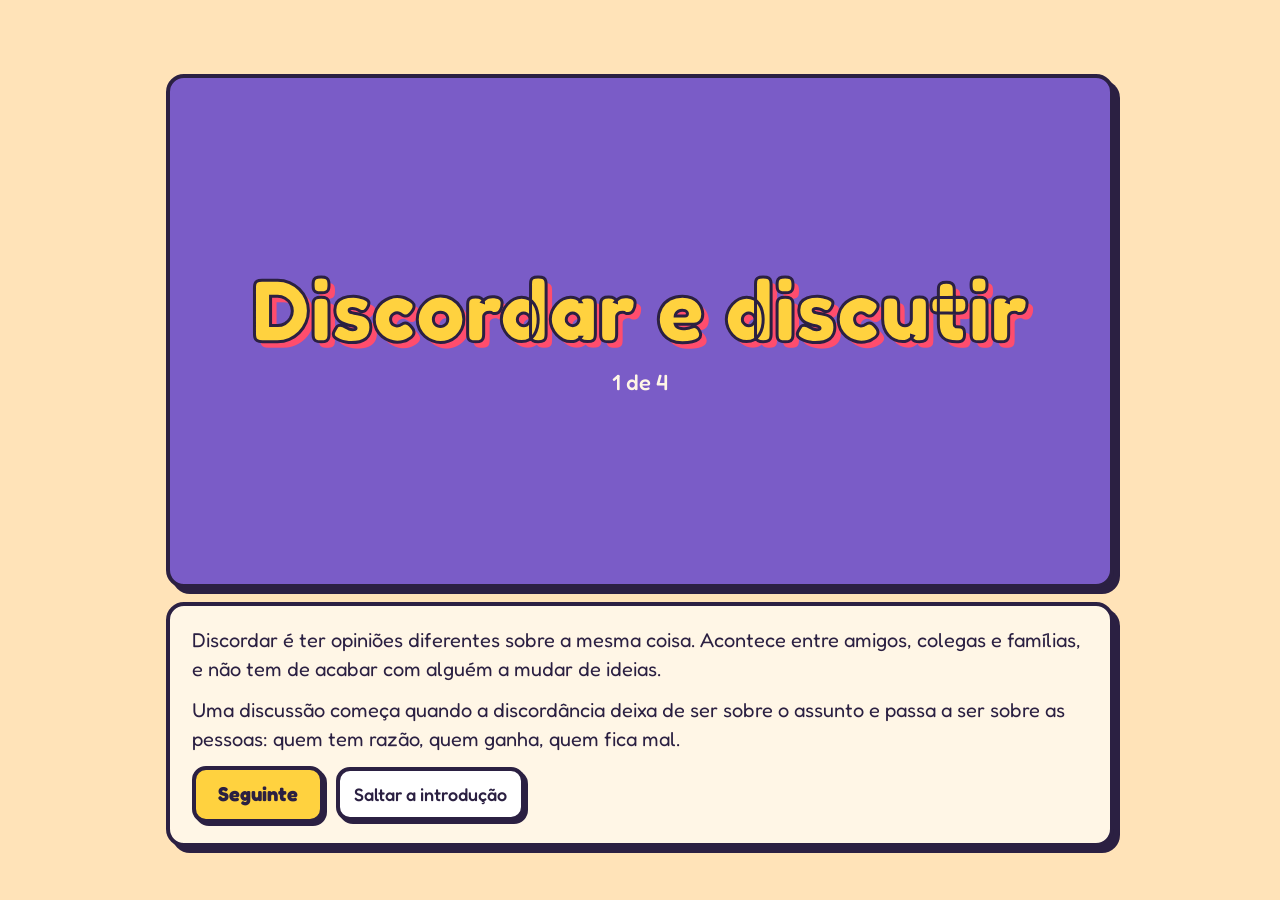
<file: index.html>
<!doctype html>
<html lang="pt-PT">
<head>
  <meta charset="utf-8">
  <meta name="viewport" content="width=device-width, initial-scale=1">
  <title>Às Claras</title>
  <link rel="preconnect" href="https://fonts.googleapis.com">
  <link rel="preconnect" href="https://fonts.gstatic.com" crossorigin>
  <link href="https://fonts.googleapis.com/css2?family=Fredoka:wght@400;500;600;700&display=swap" rel="stylesheet">
  <link rel="stylesheet" href="css/estilo.css">
</head>
<body>
  <main class="jogo">
    <div id="hud" class="hud"></div>
    <div id="palco" class="palco"></div>
    <div id="painel" class="painel" aria-live="polite"></div>
  </main>

  <!-- Scripts clássicos (sem módulos) para o jogo abrir com duplo clique, sem servidor. -->
  <script src="dados/introducao.js"></script>
  <script src="dados/cenario-01.js"></script>
  <script src="dados/cenario-02.js"></script>
  <script src="dados/cenario-03.js"></script>
  <script src="js/motor.js"></script>
  <script src="js/cena.js"></script>
  <script src="js/ui.js"></script>
</body>
</html>
</file>
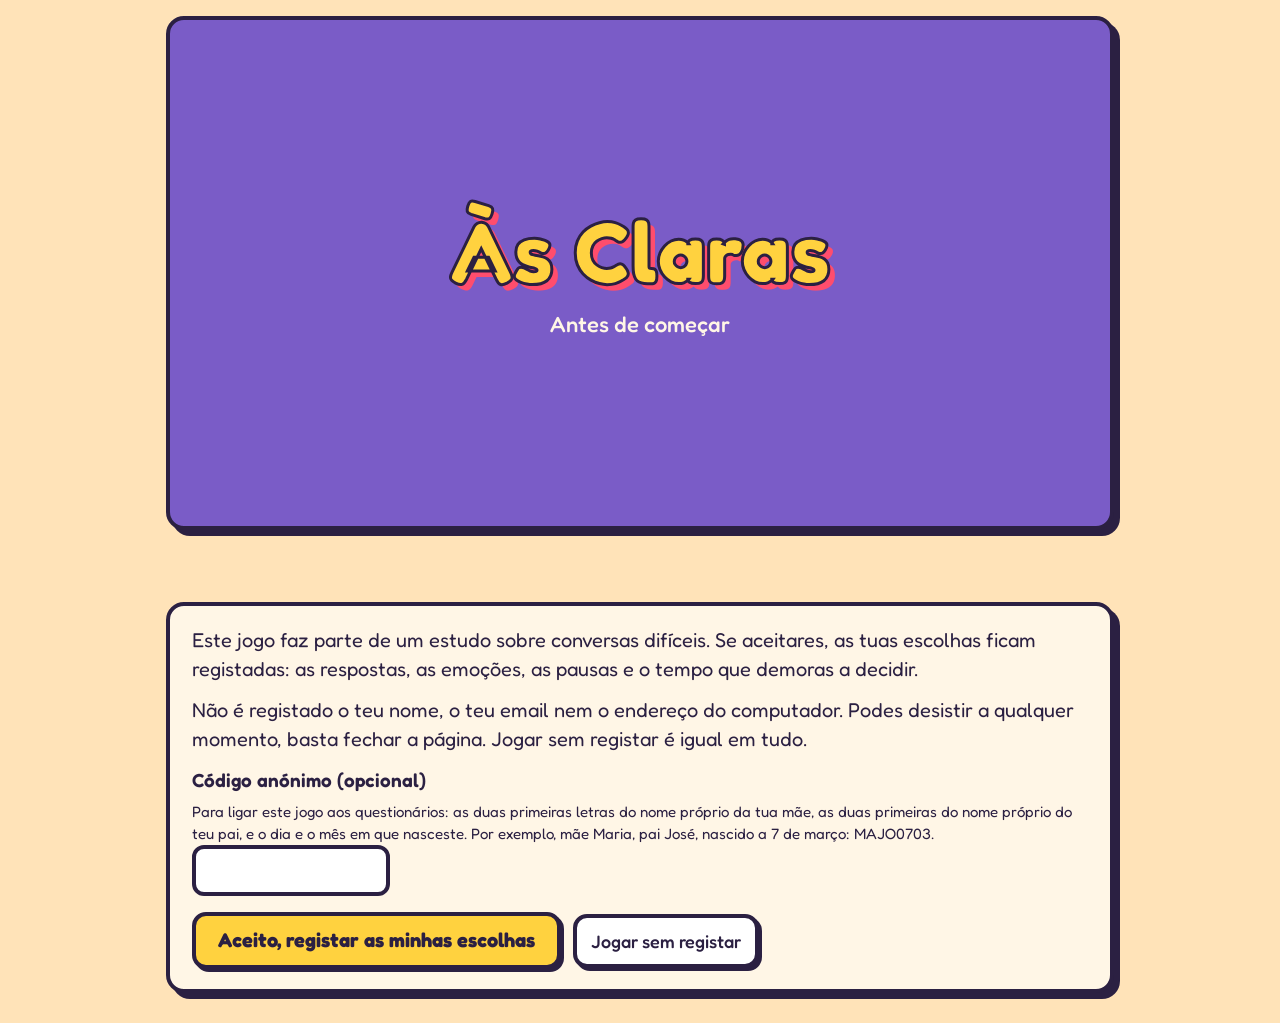
<file: prototipo/index.html>
<!doctype html>
<html lang="pt-PT">
<head>
  <meta charset="utf-8">
  <meta name="viewport" content="width=device-width, initial-scale=1">
  <title>Às Claras</title>
  <link rel="preconnect" href="https://fonts.googleapis.com">
  <link rel="preconnect" href="https://fonts.gstatic.com" crossorigin>
  <link href="https://fonts.googleapis.com/css2?family=Fredoka:wght@400;500;600;700&display=swap" rel="stylesheet">
  <link rel="stylesheet" href="css/estilo.css?v=20261019f">
</head>
<body>
  <main class="jogo">
    <div id="intro" class="contexto intro-topo" hidden></div>
    <div class="lado-cena">
      <div id="palco" class="palco"></div>
      <div id="hud" class="hud"></div>
      <div id="painel" class="painel"></div>
    </div>
    <div class="lado-conversa">
      <div id="conversa" class="conversa" aria-live="polite" hidden></div>
    </div>
  </main>

  <!-- Scripts clássicos (sem módulos) para o jogo abrir com duplo clique, sem servidor. -->
  <script src="dados/introducao.js?v=20261019f"></script>
  <script src="dados/cenario-01.js?v=20261019f"></script>
  <script src="dados/cenario-02.js?v=20261019f"></script>
  <script src="dados/cenario-03.js?v=20261019f"></script>
  <script src="js/motor.js?v=20261019f"></script>
  <script src="js/cena.js?v=20261019f"></script>
  <script src="js/registo.js?v=20261019f"></script>
  <script src="js/ui.js?v=20261019f"></script>
</body>
</html>
</file>
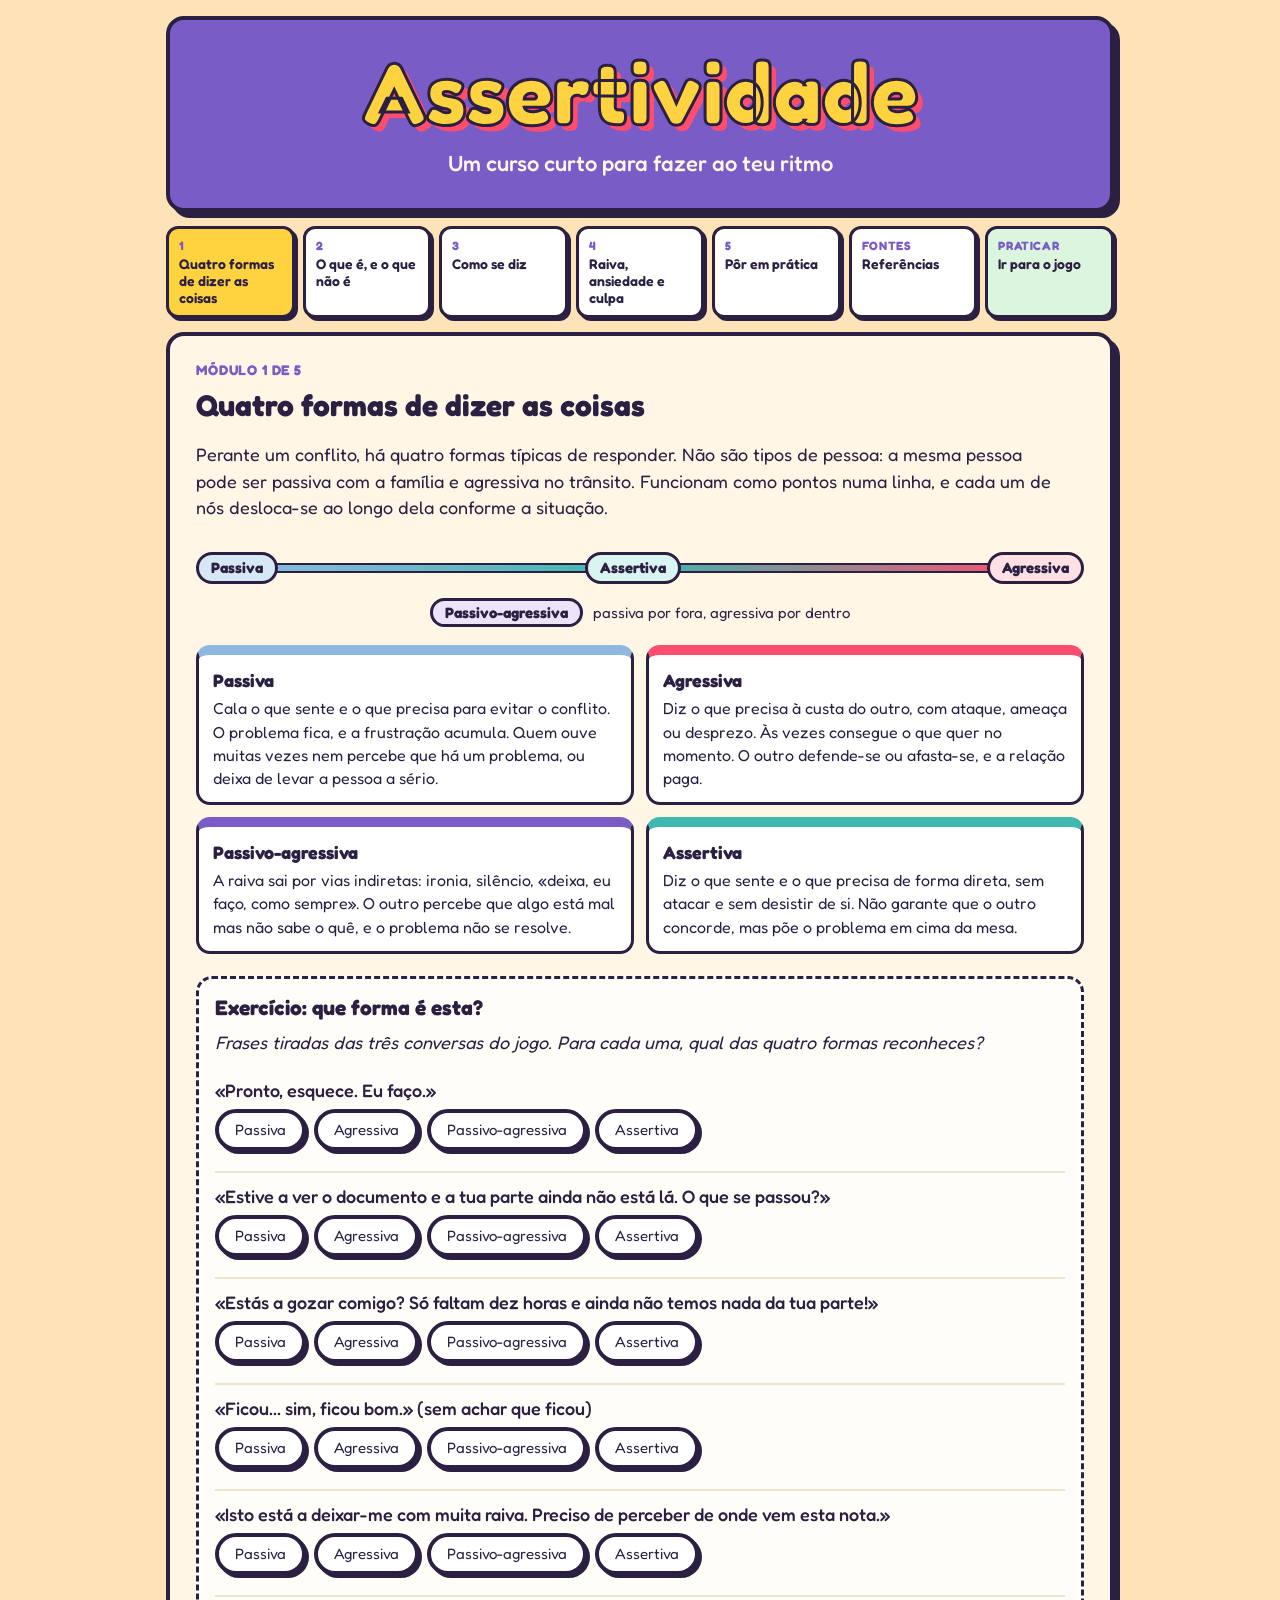
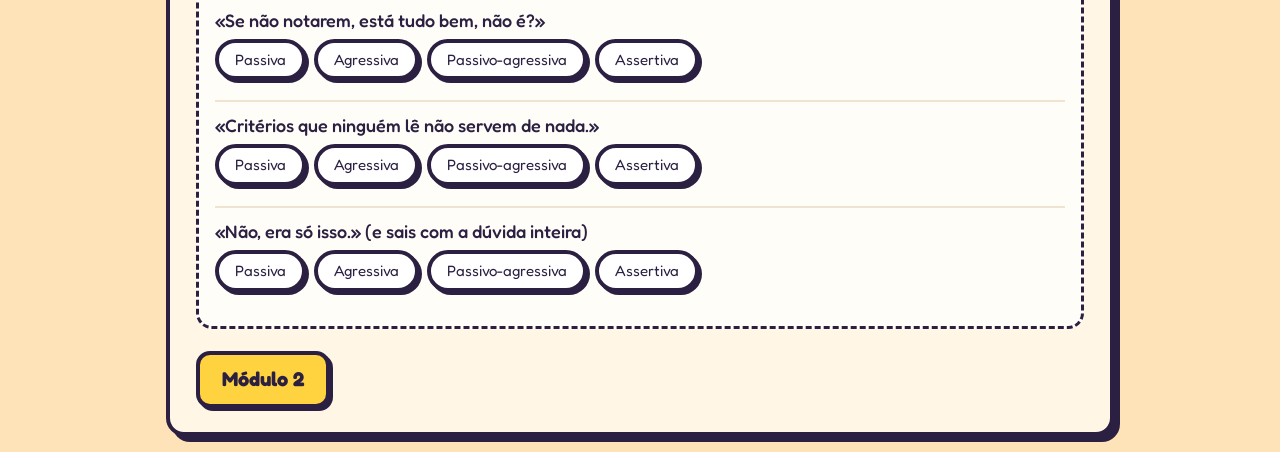
<file: curso.html>
<!doctype html>
<html lang="pt-PT">
<head>
  <meta charset="utf-8">
  <meta name="viewport" content="width=device-width, initial-scale=1">
  <title>Assertividade</title>
  <link rel="preconnect" href="https://fonts.googleapis.com">
  <link rel="preconnect" href="https://fonts.gstatic.com" crossorigin>
  <link href="https://fonts.googleapis.com/css2?family=Fredoka:wght@400;500;600;700&display=swap" rel="stylesheet">
  <link rel="stylesheet" href="css/estilo.css">
  <link rel="stylesheet" href="css/curso.css">
</head>
<body>
  <main class="jogo curso">
    <header class="curso-topo">
      <div class="titulo-jogo titulo-curso">
        <h1>Assertividade</h1>
        <p>Um curso curto para fazer ao teu ritmo</p>
      </div>
      <nav id="navegacao" class="curso-nav" aria-label="Módulos do curso"></nav>
    </header>
    <section id="conteudo" class="painel curso-conteudo" aria-live="polite"></section>
  </main>

  <script src="dados/curso.js"></script>
  <script src="js/curso.js"></script>
</body>
</html>
</file>
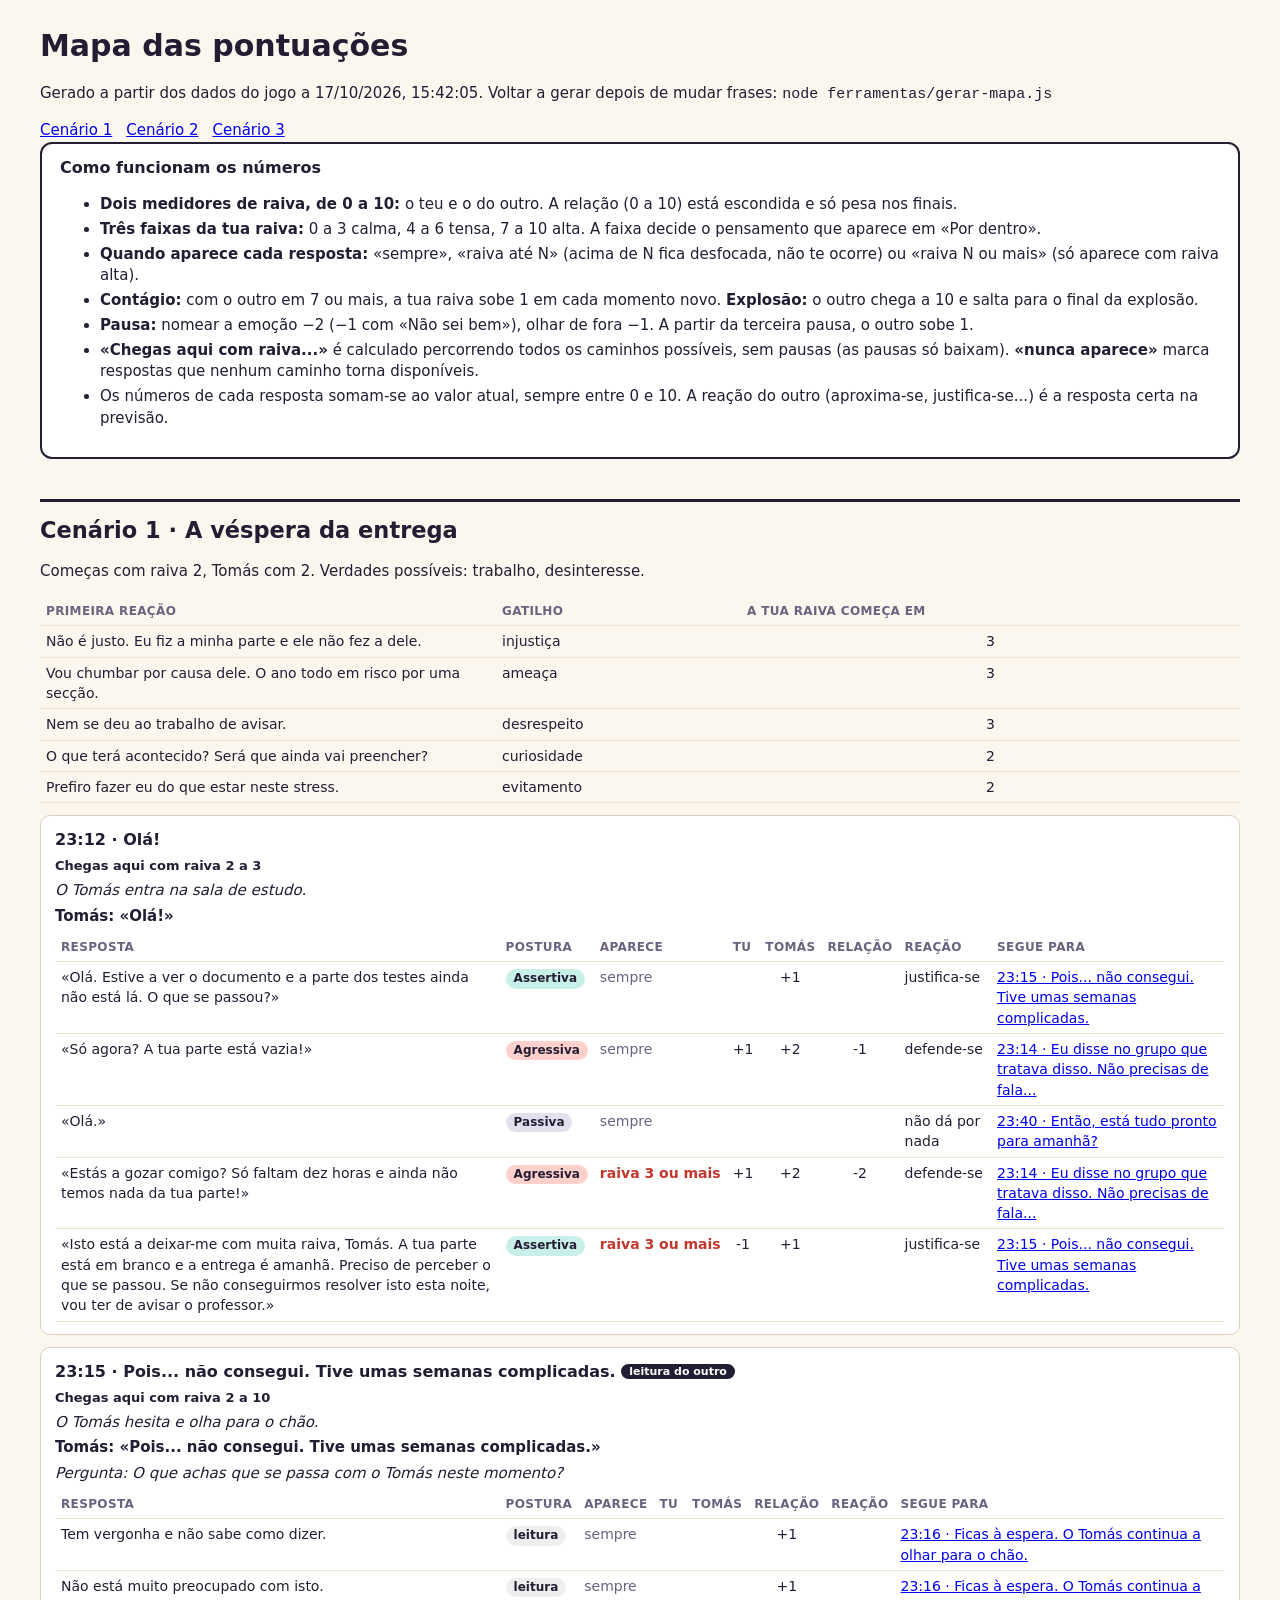
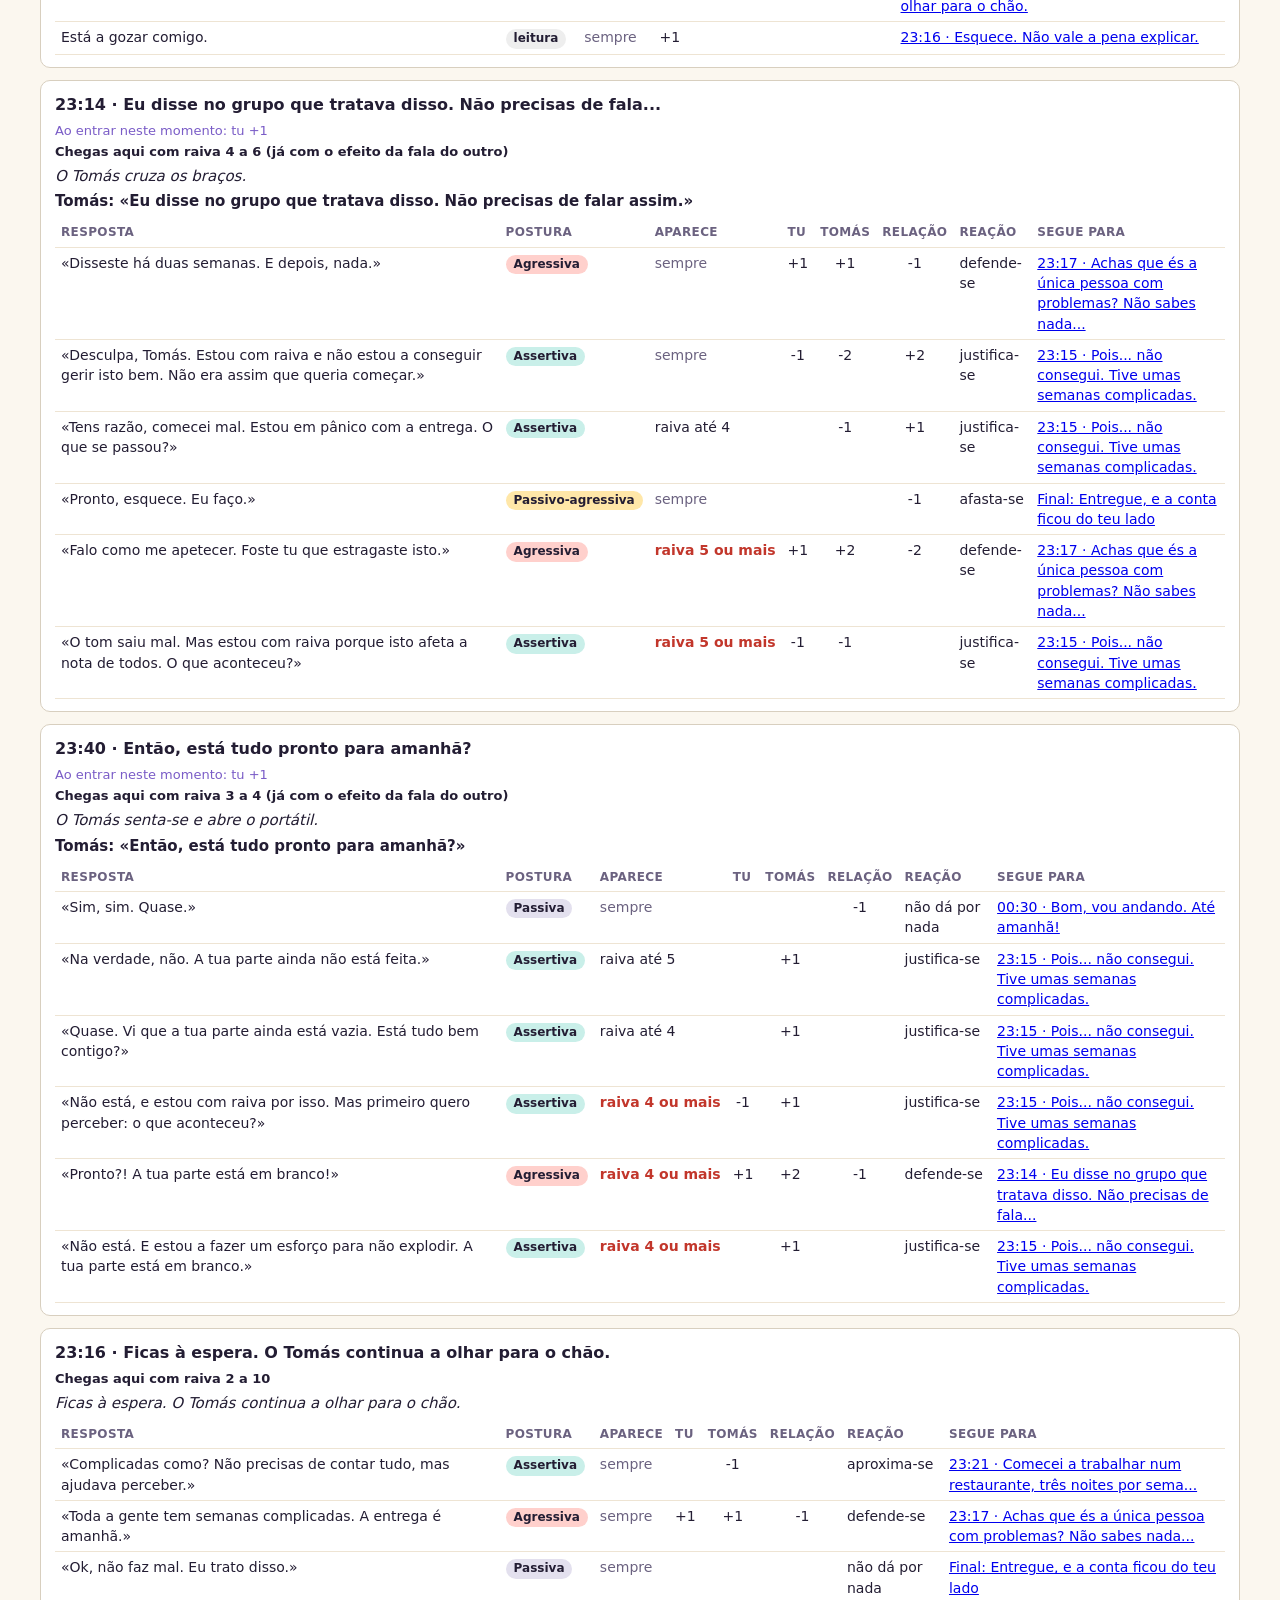
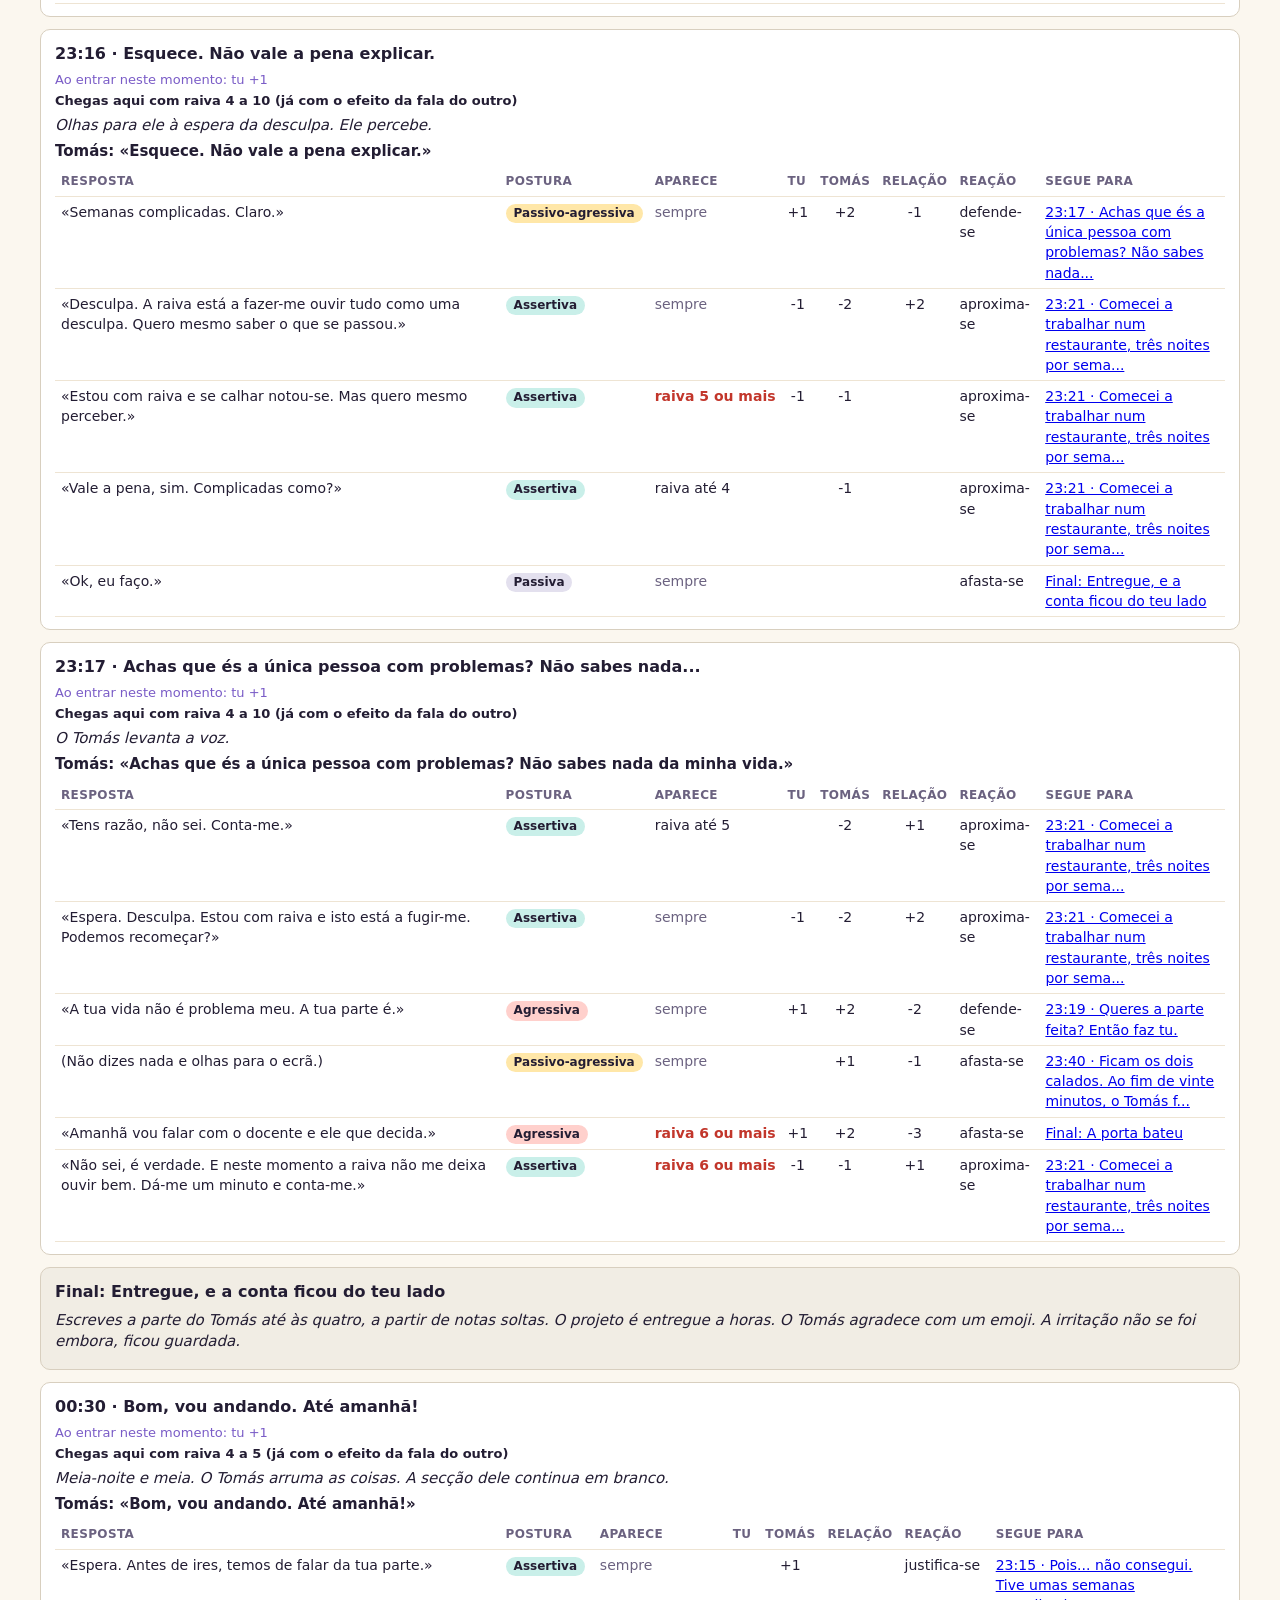
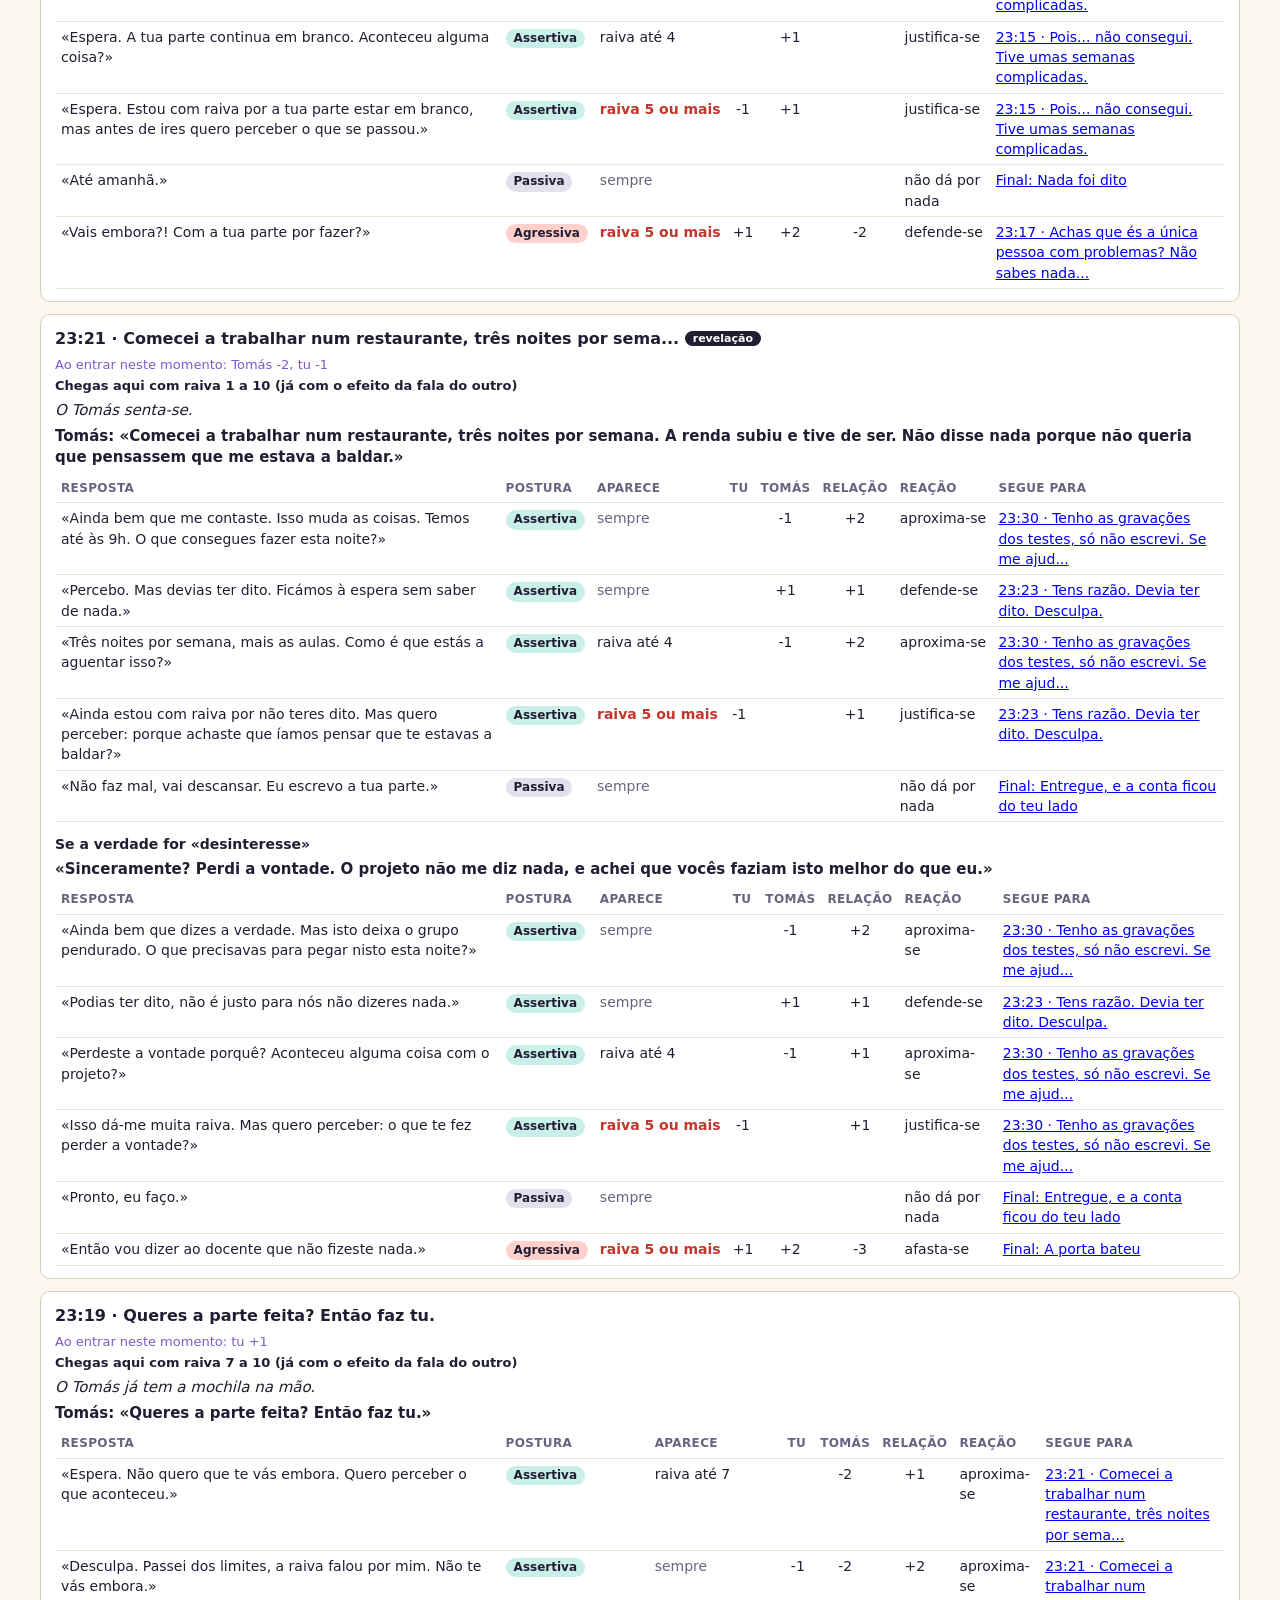
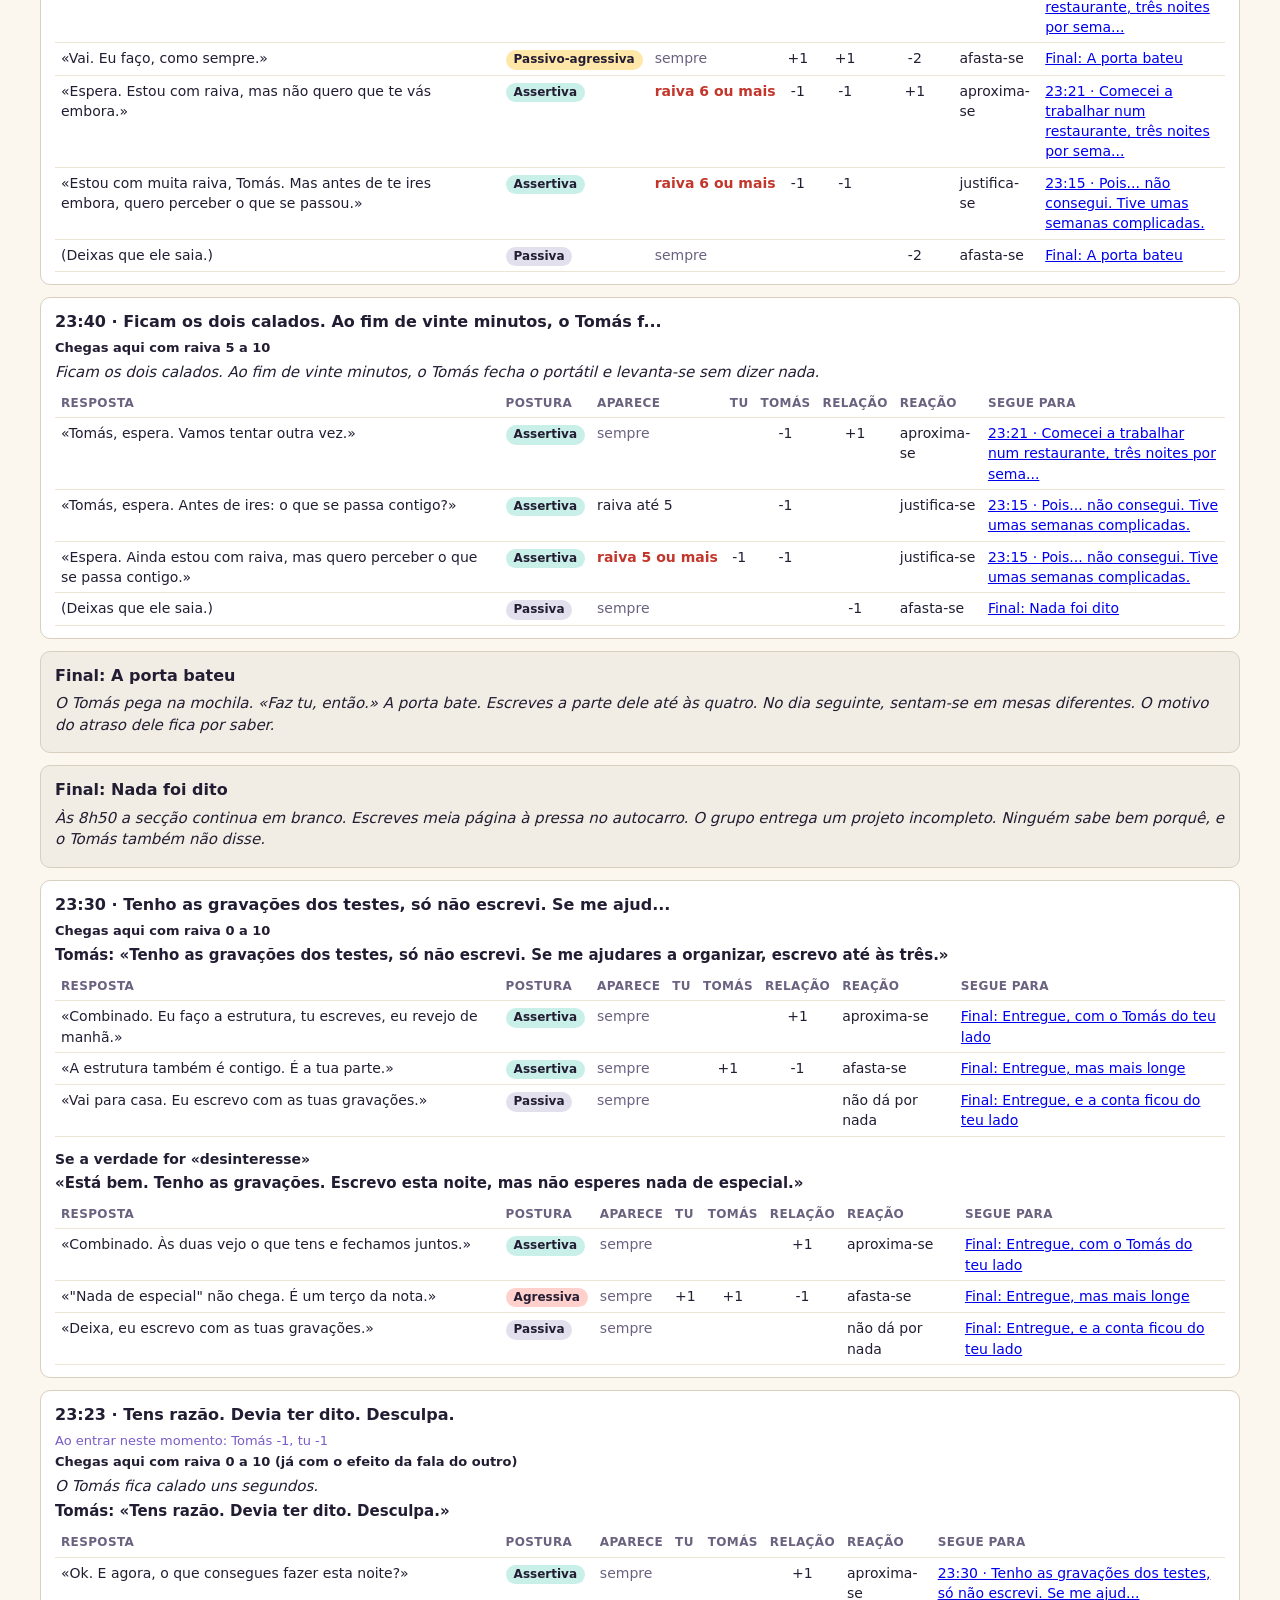
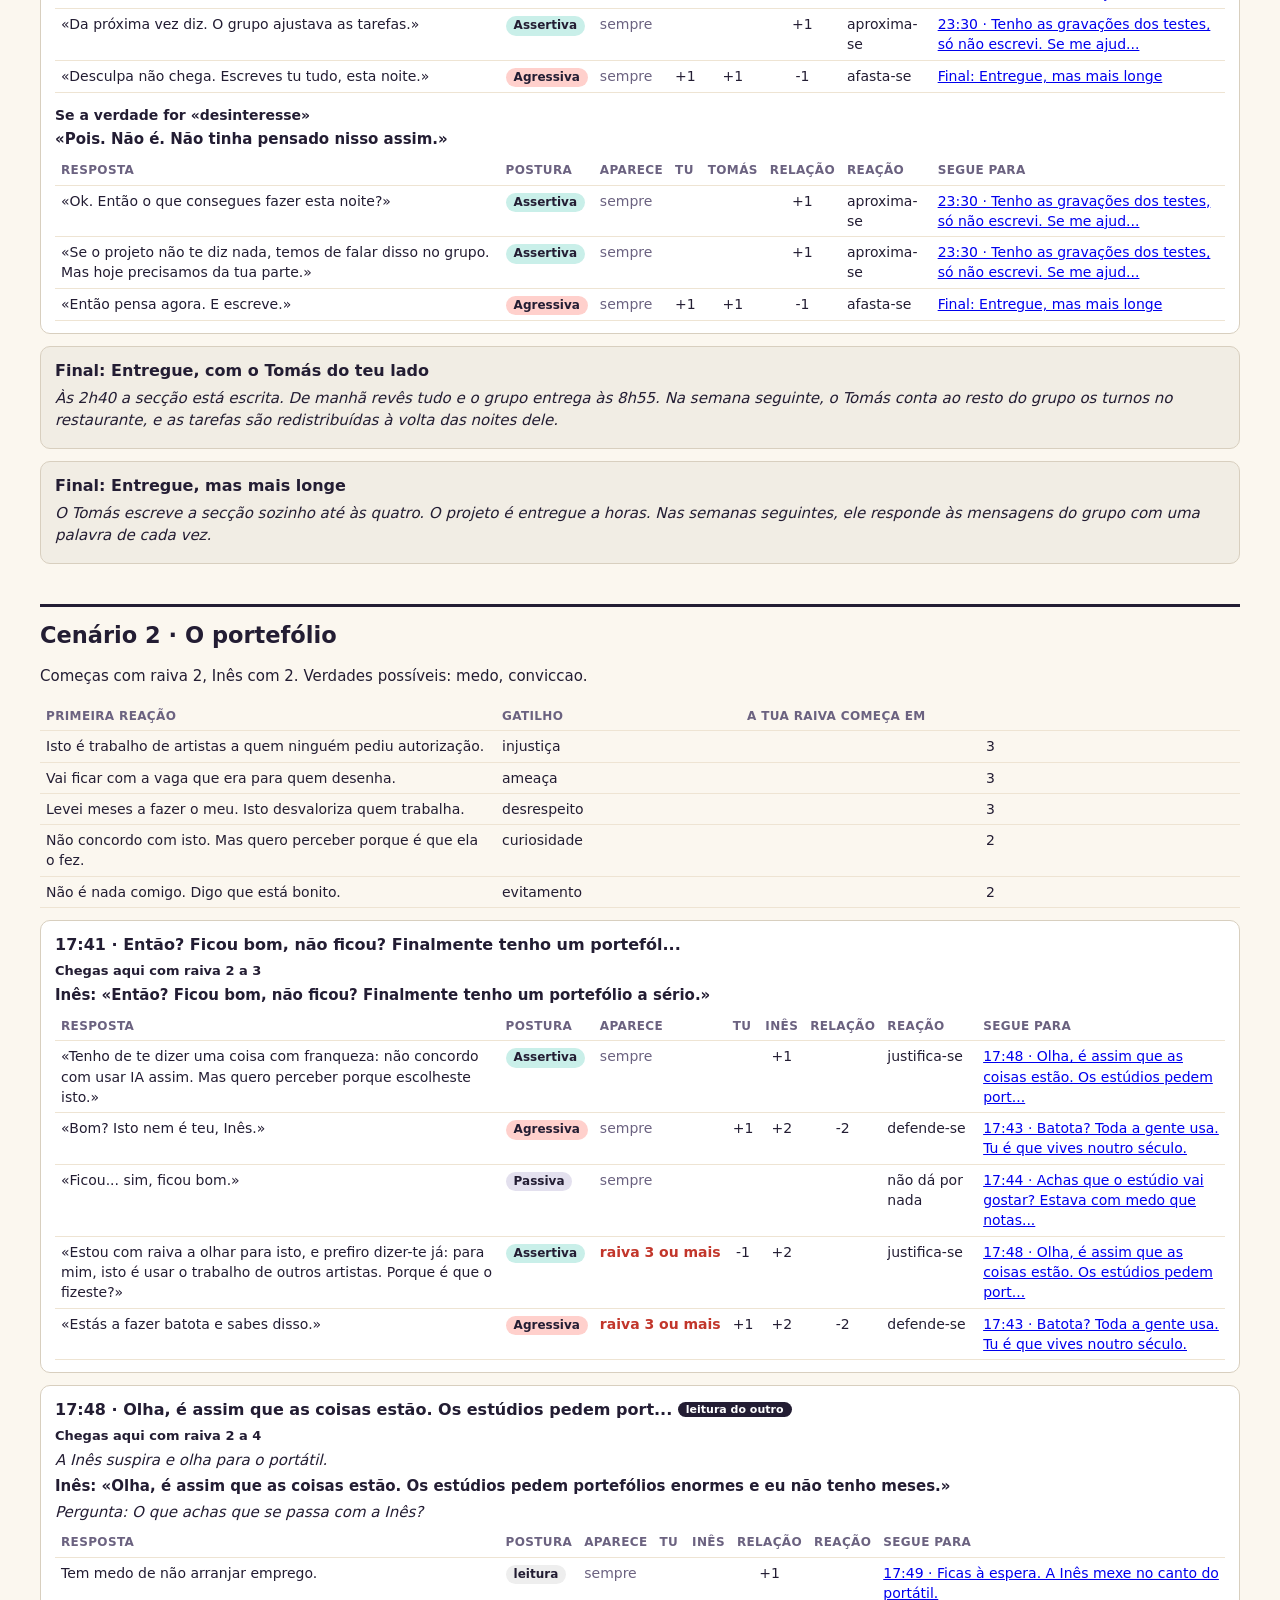
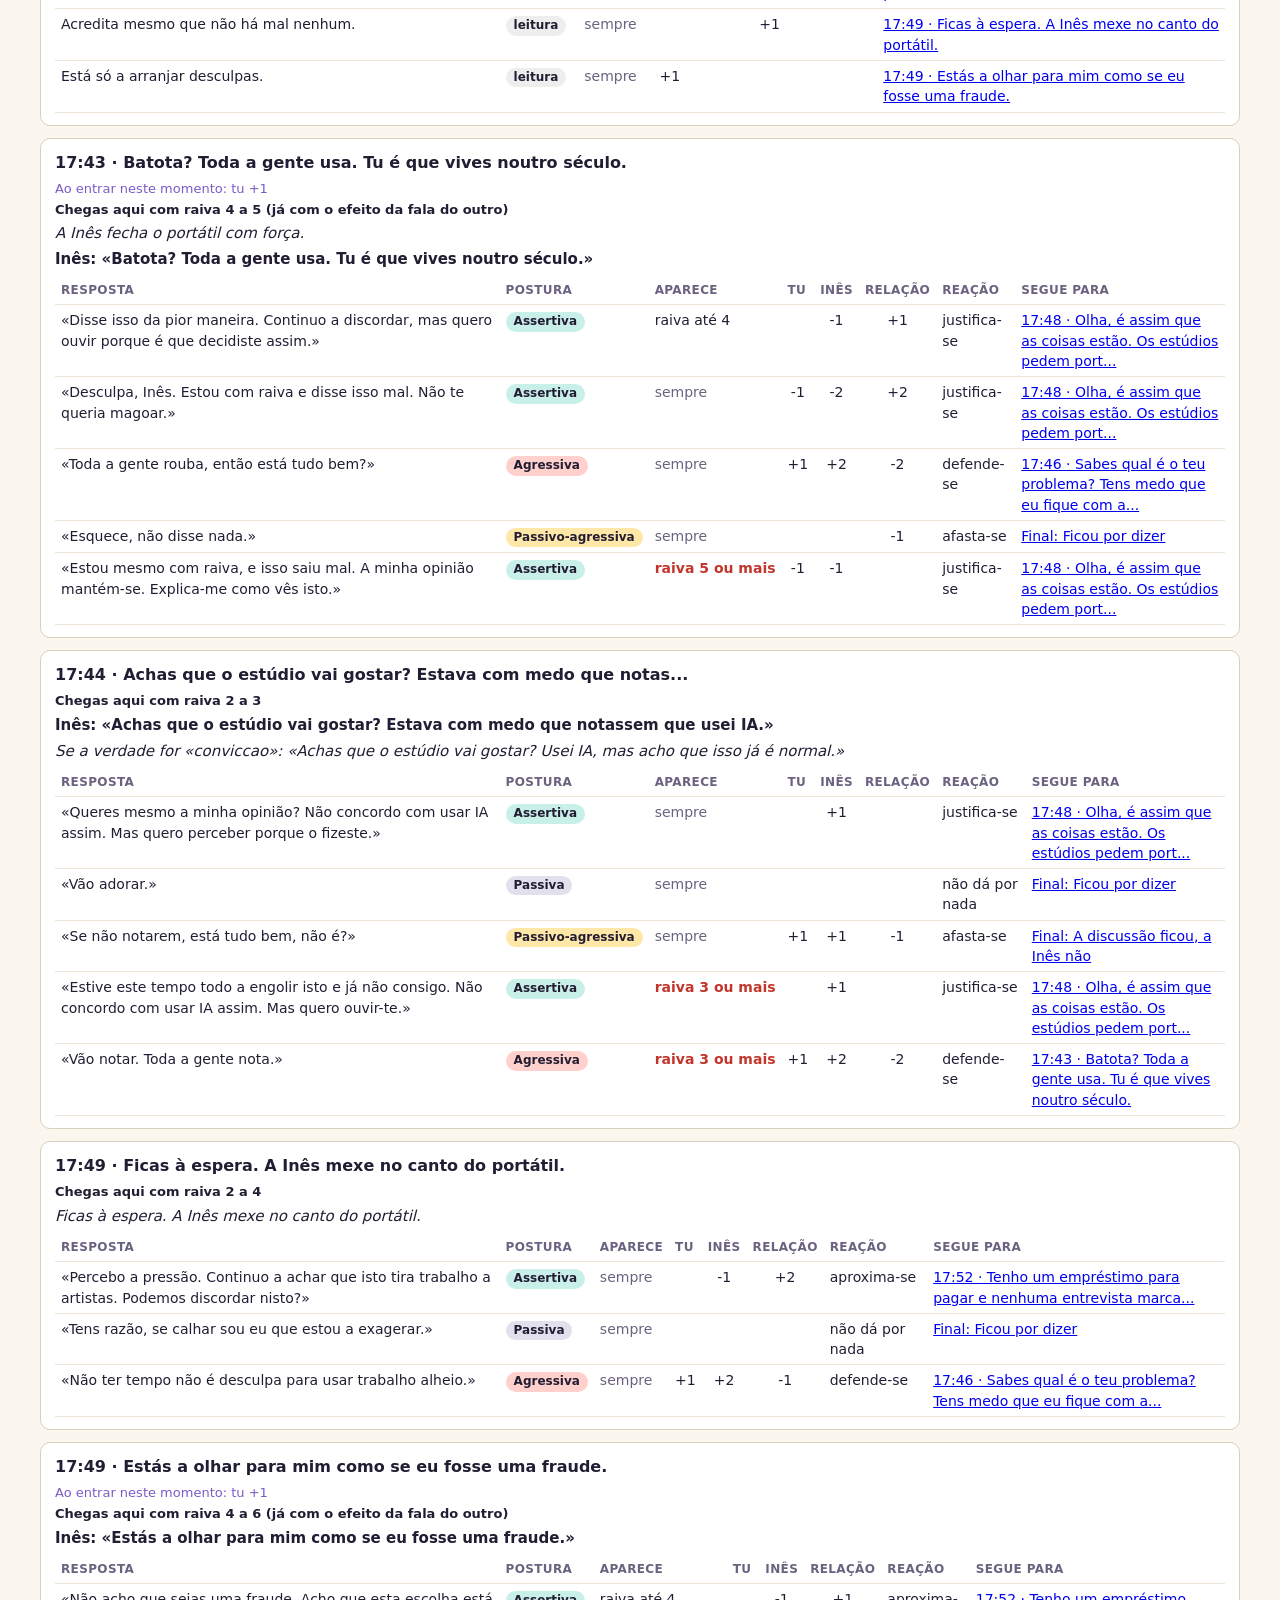
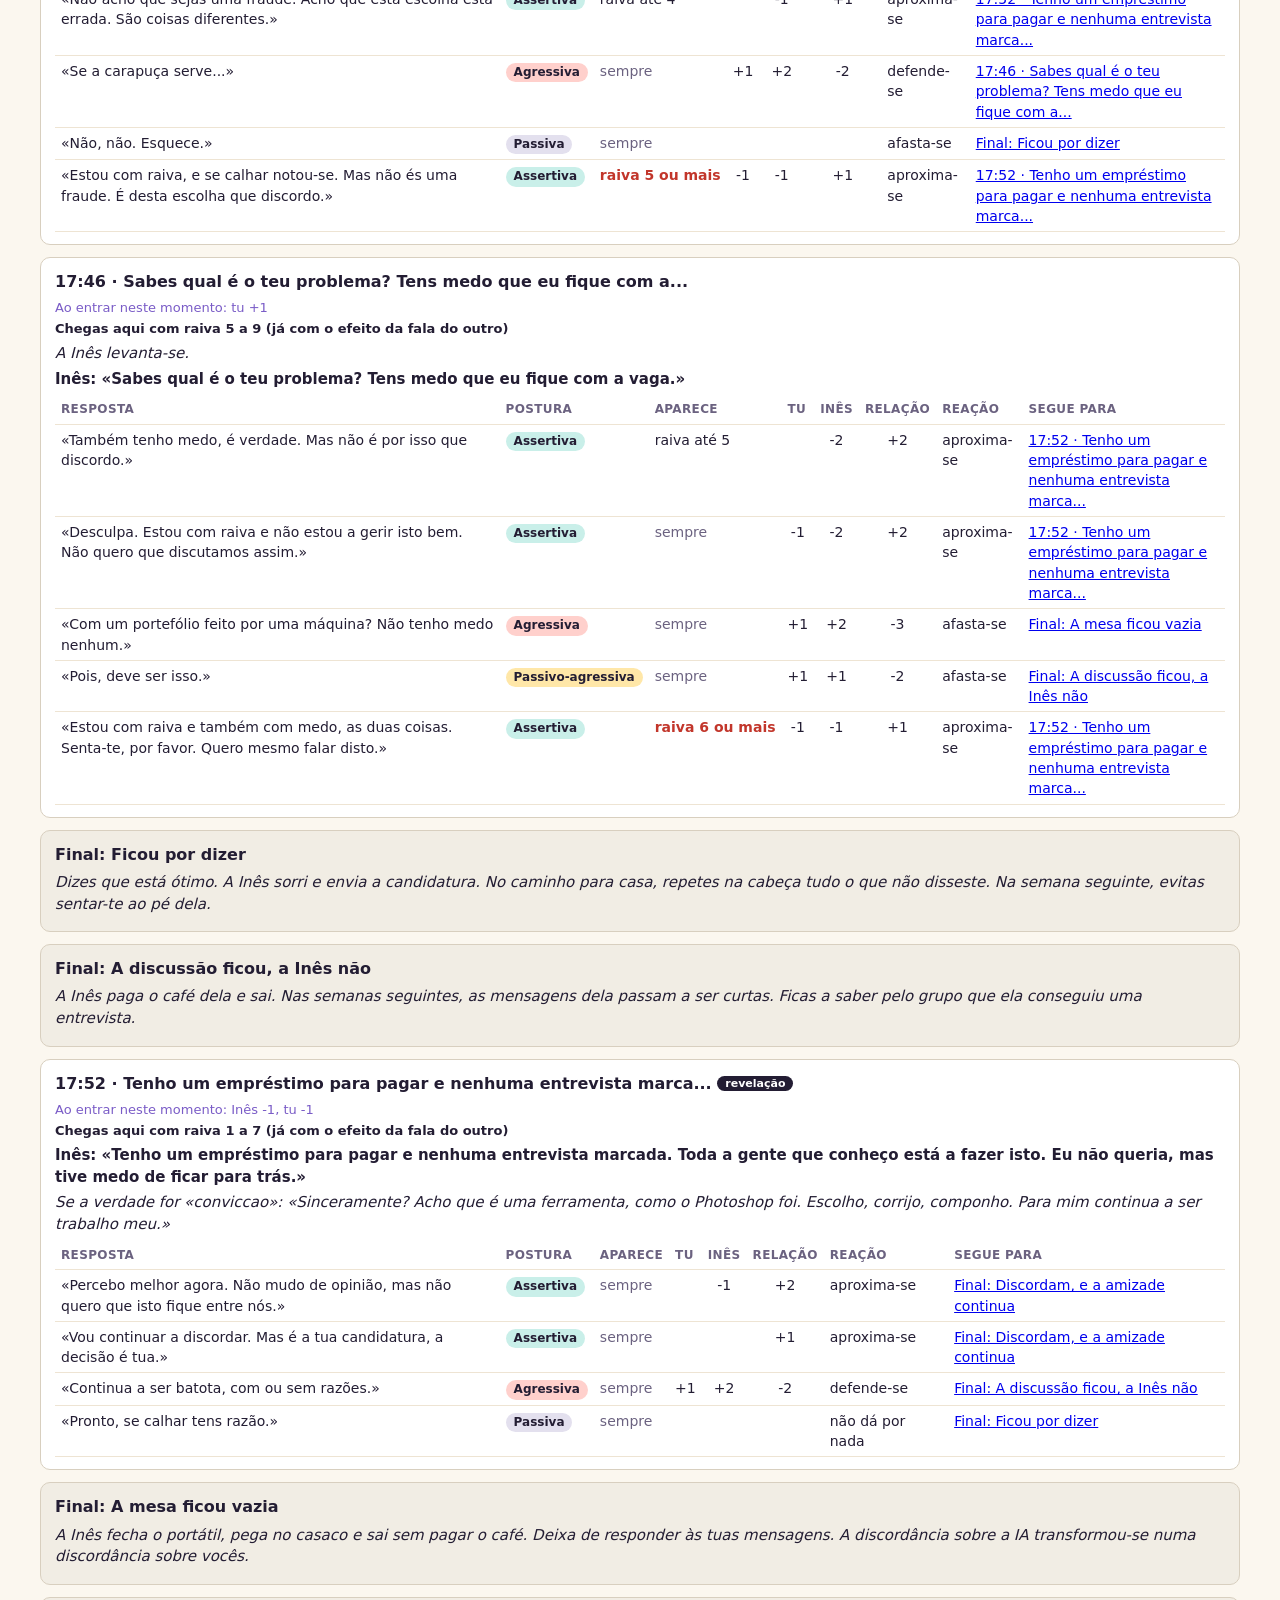
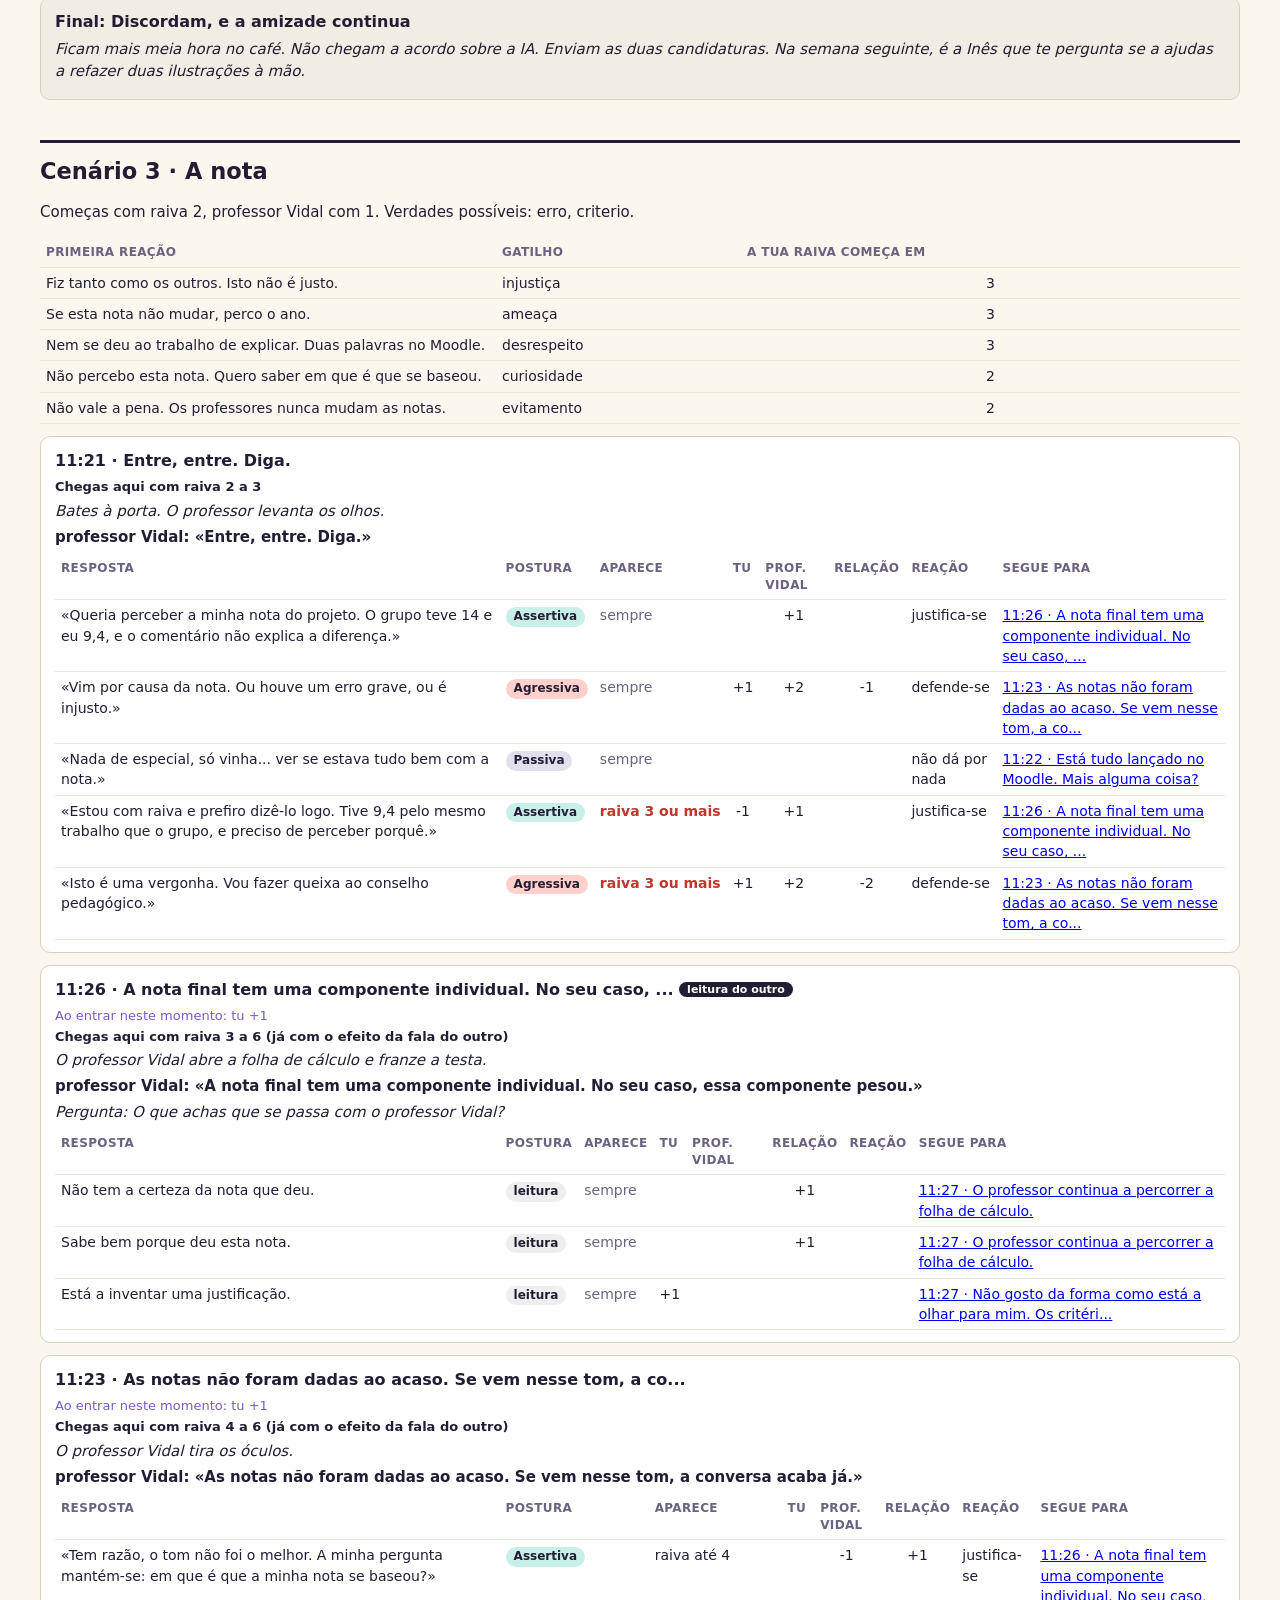
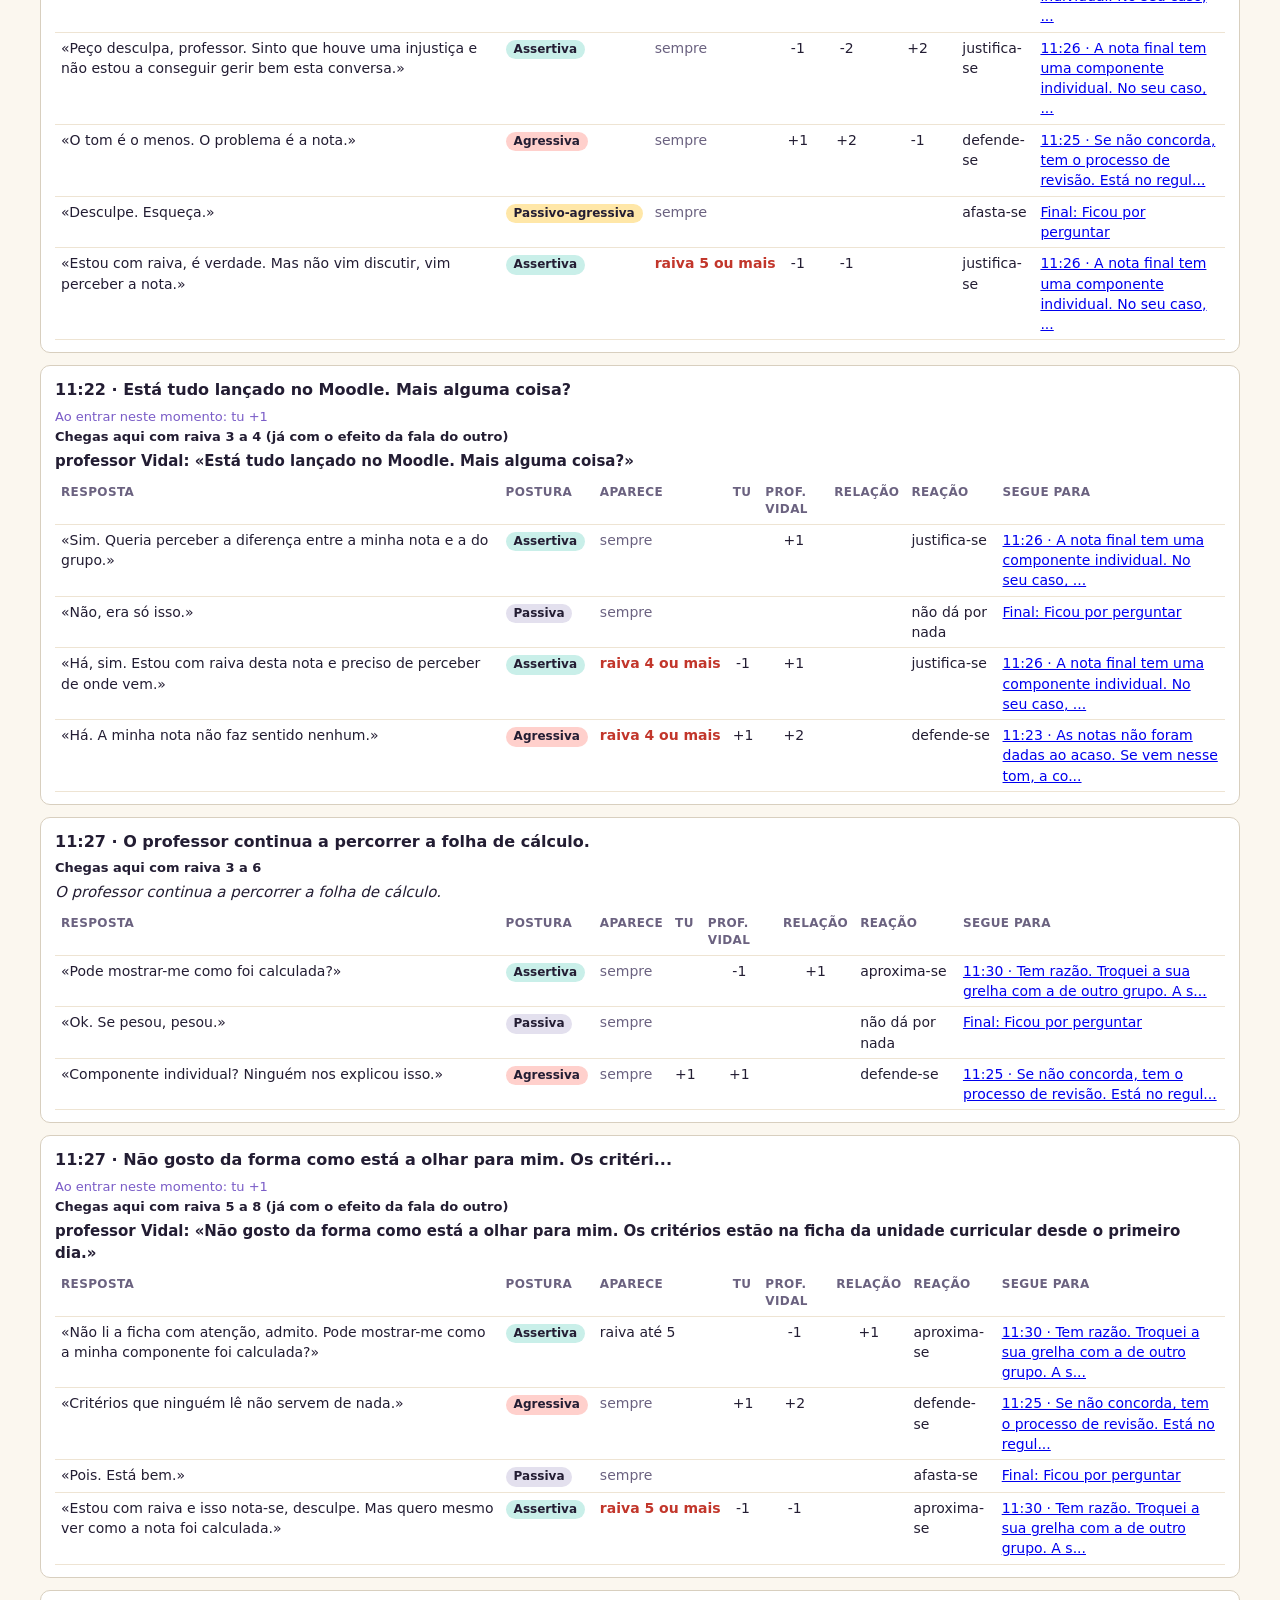
<file: ferramentas/mapa-pontuacoes.html>
<!doctype html>
<html lang="pt"><head><meta charset="utf-8"><meta name="viewport" content="width=device-width,initial-scale=1">
<title>Mapa das pontuações</title>
<style>
  body { font: 15px/1.45 -apple-system, system-ui, sans-serif; color: #231d33; background: #fbf7ef; margin: 0; padding: 24px; }
  main { max-width: 1200px; margin: 0 auto; }
  h1 { margin: 0 0 4px; } h2 { margin: 40px 0 8px; padding-top: 12px; border-top: 3px solid #231d33; }
  h3 { margin: 0 0 6px; font-size: 16px; } h4 { margin: 12px 0 4px; font-size: 14px; }
  .regras { background: #fff; border: 2px solid #231d33; border-radius: 12px; padding: 12px 18px; }
  .regras li { margin: 3px 0; }
  nav a { margin-right: 14px; }
  .no { background: #fff; border: 1px solid #d8cfbf; border-radius: 10px; padding: 12px 14px; margin: 12px 0; scroll-margin-top: 12px; }
  .no:target { outline: 3px solid #7a5cc7; }
  .fim { background: #f1ede4; }
  .fala { font-weight: 600; margin: 4px 0; } .fala.var { font-weight: 400; font-style: italic; }
  .narr { font-style: italic; margin: 4px 0; } .entrada { font-size: 13px; color: #7a5cc7; margin: 2px 0; }
  table { width: 100%; border-collapse: collapse; margin-top: 6px; font-size: 14px; }
  th, td { text-align: left; padding: 5px 6px; border-bottom: 1px solid #eee4d3; vertical-align: top; }
  th { font-size: 12px; text-transform: uppercase; letter-spacing: .03em; color: #6b6280; }
  td.txt { width: 38%; } td.n { text-align: center; font-variant-numeric: tabular-nums; white-space: nowrap; }
  .p { display: inline-block; padding: 1px 8px; border-radius: 999px; font-size: 12px; font-weight: 600; background: #eee; white-space: nowrap; }
  .p-assertiva { background: #c9efe9; } .p-agressiva { background: #ffd0cc; } .p-passiva { background: #e3e0ee; } .p-passivo-agressiva { background: #ffe7a8; }
  .chega { font-size: 13px; font-weight: 600; margin: 2px 0 4px; }
  .nunca { color: #fff; background: #c2362b; border-radius: 999px; padding: 0 7px; font-size: 11px; font-weight: 700; white-space: nowrap; }
  .alta { color: #c2362b; font-weight: 600; white-space: nowrap; } .sempre { color: #6b6280; }
  .tag { font-size: 11px; font-weight: 600; background: #231d33; color: #fff; border-radius: 999px; padding: 1px 8px; vertical-align: 2px; }
</style></head><body><main>
<h1>Mapa das pontuações</h1>
<p>Gerado a partir dos dados do jogo a 17/10/2026, 15:42:05. Voltar a gerar depois de mudar frases: <code>node ferramentas/gerar-mapa.js</code></p>
<nav><a href="#grupo">Cenário 1</a><a href="#amiga">Cenário 2</a><a href="#docente">Cenário 3</a></nav>
<div class="regras">
  <h3>Como funcionam os números</h3>
  <ul>
    <li><b>Dois medidores de raiva, de 0 a 10:</b> o teu e o do outro. A relação (0 a 10) está escondida e só pesa nos finais.</li>
    <li><b>Três faixas da tua raiva:</b> 0 a 3 calma, 4 a 6 tensa, 7 a 10 alta. A faixa decide o pensamento que aparece em «Por dentro».</li>
    <li><b>Quando aparece cada resposta:</b> «sempre», «raiva até N» (acima de N fica desfocada, não te ocorre) ou «raiva N ou mais» (só aparece com raiva alta).</li>
    <li><b>Contágio:</b> com o outro em 7 ou mais, a tua raiva sobe 1 em cada momento novo. <b>Explosão:</b> o outro chega a 10 e salta para o final da explosão.</li>
    <li><b>Pausa:</b> nomear a emoção −2 (−1 com «Não sei bem»), olhar de fora −1. A partir da terceira pausa, o outro sobe 1.</li>
    <li><b>«Chegas aqui com raiva...»</b> é calculado percorrendo todos os caminhos possíveis, sem pausas (as pausas só baixam). <b>«nunca aparece»</b> marca respostas que nenhum caminho torna disponíveis.</li>
    <li>Os números de cada resposta somam-se ao valor atual, sempre entre 0 e 10. A reação do outro (aproxima-se, justifica-se...) é a resposta certa na previsão.</li>
  </ul>
</div>

    <section class="cenario" id="grupo">
      <h2>Cenário 1 · A véspera da entrega</h2>
      <p>Começas com raiva 2, Tomás com 2. Verdades possíveis: trabalho, desinteresse.</p>
      
    <table>
      <thead><tr><th>Primeira reação</th><th>Gatilho</th><th>A tua raiva começa em</th></tr></thead>
      <tbody><tr><td class="txt">Não é justo. Eu fiz a minha parte e ele não fez a dele.</td><td>injustiça</td><td class="n">3</td></tr><tr><td class="txt">Vou chumbar por causa dele. O ano todo em risco por uma secção.</td><td>ameaça</td><td class="n">3</td></tr><tr><td class="txt">Nem se deu ao trabalho de avisar.</td><td>desrespeito</td><td class="n">3</td></tr><tr><td class="txt">O que terá acontecido? Será que ainda vai preencher?</td><td>curiosidade</td><td class="n">2</td></tr><tr><td class="txt">Prefiro fazer eu do que estar neste stress.</td><td>evitamento</td><td class="n">2</td></tr></tbody>
    </table>
      
      <section id="grupo-chegada" class="no">
        <h3>23:12 · Olá!</h3>
        
        <p class="chega">Chegas aqui com raiva 2 a 3</p>
        <p class="narr">O Tomás entra na sala de estudo.</p>
        <p class="fala">Tomás: «Olá!»</p>
        
        
        
    <table>
      <thead><tr><th>Resposta</th><th>Postura</th><th>Aparece</th><th>Tu</th><th>Tomás</th><th>Relação</th><th>Reação</th><th>Segue para</th></tr></thead>
      <tbody><tr>
          <td class="txt">«Olá. Estive a ver o documento e a parte dos testes ainda não está lá. O que se passou?»</td>
          <td><span class="p p-assertiva">Assertiva</span></td>
          <td><span class="sempre">sempre</span></td>
          <td class="n"></td>
          <td class="n">+1</td>
          <td class="n"></td>
          <td>justifica-se</td>
          <td><a href="#grupo-pergunta">23:15 · Pois... não consegui. Tive umas semanas complicadas.</a></td>
        </tr><tr>
          <td class="txt">«Só agora? A tua parte está vazia!»</td>
          <td><span class="p p-agressiva">Agressiva</span></td>
          <td><span class="sempre">sempre</span></td>
          <td class="n">+1</td>
          <td class="n">+2</td>
          <td class="n">-1</td>
          <td>defende-se</td>
          <td><a href="#grupo-defensivo">23:14 · Eu disse no grupo que tratava disso. Não precisas de fala...</a></td>
        </tr><tr>
          <td class="txt">«Olá.»</td>
          <td><span class="p p-passiva">Passiva</span></td>
          <td><span class="sempre">sempre</span></td>
          <td class="n"></td>
          <td class="n"></td>
          <td class="n"></td>
          <td>não dá por nada</td>
          <td><a href="#grupo-evitar1">23:40 · Então, está tudo pronto para amanhã?</a></td>
        </tr><tr>
          <td class="txt">«Estás a gozar comigo? Só faltam dez horas e ainda não temos nada da tua parte!»</td>
          <td><span class="p p-agressiva">Agressiva</span></td>
          <td><span class="alta">raiva 3 ou mais</span></td>
          <td class="n">+1</td>
          <td class="n">+2</td>
          <td class="n">-2</td>
          <td>defende-se</td>
          <td><a href="#grupo-defensivo">23:14 · Eu disse no grupo que tratava disso. Não precisas de fala...</a></td>
        </tr><tr>
          <td class="txt">«Isto está a deixar-me com muita raiva, Tomás. A tua parte está em branco e a entrega é amanhã. Preciso de perceber o que se passou. Se não conseguirmos resolver isto esta noite, vou ter de avisar o professor.»</td>
          <td><span class="p p-assertiva">Assertiva</span></td>
          <td><span class="alta">raiva 3 ou mais</span></td>
          <td class="n">-1</td>
          <td class="n">+1</td>
          <td class="n"></td>
          <td>justifica-se</td>
          <td><a href="#grupo-pergunta">23:15 · Pois... não consegui. Tive umas semanas complicadas.</a></td>
        </tr></tbody>
    </table>
        
      </section>
      <section id="grupo-pergunta" class="no">
        <h3>23:15 · Pois... não consegui. Tive umas semanas complicadas. <span class="tag">leitura do outro</span></h3>
        
        <p class="chega">Chegas aqui com raiva 2 a 10</p>
        <p class="narr">O Tomás hesita e olha para o chão.</p>
        <p class="fala">Tomás: «Pois... não consegui. Tive umas semanas complicadas.»</p>
        
        <p class="narr">Pergunta: O que achas que se passa com o Tomás neste momento?</p>
        
    <table>
      <thead><tr><th>Resposta</th><th>Postura</th><th>Aparece</th><th>Tu</th><th>Tomás</th><th>Relação</th><th>Reação</th><th>Segue para</th></tr></thead>
      <tbody><tr>
          <td class="txt">Tem vergonha e não sabe como dizer.</td>
          <td><span class="p">leitura</span></td>
          <td><span class="sempre">sempre</span></td>
          <td class="n"></td>
          <td class="n"></td>
          <td class="n">+1</td>
          <td></td>
          <td><a href="#grupo-escuta">23:16 · Ficas à espera. O Tomás continua a olhar para o chão.</a></td>
        </tr><tr>
          <td class="txt">Não está muito preocupado com isto.</td>
          <td><span class="p">leitura</span></td>
          <td><span class="sempre">sempre</span></td>
          <td class="n"></td>
          <td class="n"></td>
          <td class="n">+1</td>
          <td></td>
          <td><a href="#grupo-escuta">23:16 · Ficas à espera. O Tomás continua a olhar para o chão.</a></td>
        </tr><tr>
          <td class="txt">Está a gozar comigo.</td>
          <td><span class="p">leitura</span></td>
          <td><span class="sempre">sempre</span></td>
          <td class="n">+1</td>
          <td class="n"></td>
          <td class="n"></td>
          <td></td>
          <td><a href="#grupo-desconfia">23:16 · Esquece. Não vale a pena explicar.</a></td>
        </tr></tbody>
    </table>
        
      </section>
      <section id="grupo-defensivo" class="no">
        <h3>23:14 · Eu disse no grupo que tratava disso. Não precisas de fala...</h3>
        <p class="entrada">Ao entrar neste momento: tu +1</p>
        <p class="chega">Chegas aqui com raiva 4 a 6 (já com o efeito da fala do outro)</p>
        <p class="narr">O Tomás cruza os braços.</p>
        <p class="fala">Tomás: «Eu disse no grupo que tratava disso. Não precisas de falar assim.»</p>
        
        
        
    <table>
      <thead><tr><th>Resposta</th><th>Postura</th><th>Aparece</th><th>Tu</th><th>Tomás</th><th>Relação</th><th>Reação</th><th>Segue para</th></tr></thead>
      <tbody><tr>
          <td class="txt">«Disseste há duas semanas. E depois, nada.»</td>
          <td><span class="p p-agressiva">Agressiva</span></td>
          <td><span class="sempre">sempre</span></td>
          <td class="n">+1</td>
          <td class="n">+1</td>
          <td class="n">-1</td>
          <td>defende-se</td>
          <td><a href="#grupo-escalada">23:17 · Achas que és a única pessoa com problemas? Não sabes nada...</a></td>
        </tr><tr>
          <td class="txt">«Desculpa, Tomás. Estou com raiva e não estou a conseguir gerir isto bem. Não era assim que queria começar.»</td>
          <td><span class="p p-assertiva">Assertiva</span></td>
          <td><span class="sempre">sempre</span></td>
          <td class="n">-1</td>
          <td class="n">-2</td>
          <td class="n">+2</td>
          <td>justifica-se</td>
          <td><a href="#grupo-pergunta">23:15 · Pois... não consegui. Tive umas semanas complicadas.</a></td>
        </tr><tr>
          <td class="txt">«Tens razão, comecei mal. Estou em pânico com a entrega. O que se passou?»</td>
          <td><span class="p p-assertiva">Assertiva</span></td>
          <td>raiva até 4</td>
          <td class="n"></td>
          <td class="n">-1</td>
          <td class="n">+1</td>
          <td>justifica-se</td>
          <td><a href="#grupo-pergunta">23:15 · Pois... não consegui. Tive umas semanas complicadas.</a></td>
        </tr><tr>
          <td class="txt">«Pronto, esquece. Eu faço.»</td>
          <td><span class="p p-passivo-agressiva">Passivo-agressiva</span></td>
          <td><span class="sempre">sempre</span></td>
          <td class="n"></td>
          <td class="n"></td>
          <td class="n">-1</td>
          <td>afasta-se</td>
          <td><a href="#grupo-fim_ceder">Final: Entregue, e a conta ficou do teu lado</a></td>
        </tr><tr>
          <td class="txt">«Falo como me apetecer. Foste tu que estragaste isto.»</td>
          <td><span class="p p-agressiva">Agressiva</span></td>
          <td><span class="alta">raiva 5 ou mais</span></td>
          <td class="n">+1</td>
          <td class="n">+2</td>
          <td class="n">-2</td>
          <td>defende-se</td>
          <td><a href="#grupo-escalada">23:17 · Achas que és a única pessoa com problemas? Não sabes nada...</a></td>
        </tr><tr>
          <td class="txt">«O tom saiu mal. Mas estou com raiva porque isto afeta a nota de todos. O que aconteceu?»</td>
          <td><span class="p p-assertiva">Assertiva</span></td>
          <td><span class="alta">raiva 5 ou mais</span></td>
          <td class="n">-1</td>
          <td class="n">-1</td>
          <td class="n"></td>
          <td>justifica-se</td>
          <td><a href="#grupo-pergunta">23:15 · Pois... não consegui. Tive umas semanas complicadas.</a></td>
        </tr></tbody>
    </table>
        
      </section>
      <section id="grupo-evitar1" class="no">
        <h3>23:40 · Então, está tudo pronto para amanhã?</h3>
        <p class="entrada">Ao entrar neste momento: tu +1</p>
        <p class="chega">Chegas aqui com raiva 3 a 4 (já com o efeito da fala do outro)</p>
        <p class="narr">O Tomás senta-se e abre o portátil.</p>
        <p class="fala">Tomás: «Então, está tudo pronto para amanhã?»</p>
        
        
        
    <table>
      <thead><tr><th>Resposta</th><th>Postura</th><th>Aparece</th><th>Tu</th><th>Tomás</th><th>Relação</th><th>Reação</th><th>Segue para</th></tr></thead>
      <tbody><tr>
          <td class="txt">«Sim, sim. Quase.»</td>
          <td><span class="p p-passiva">Passiva</span></td>
          <td><span class="sempre">sempre</span></td>
          <td class="n"></td>
          <td class="n"></td>
          <td class="n">-1</td>
          <td>não dá por nada</td>
          <td><a href="#grupo-evitar2">00:30 · Bom, vou andando. Até amanhã!</a></td>
        </tr><tr>
          <td class="txt">«Na verdade, não. A tua parte ainda não está feita.»</td>
          <td><span class="p p-assertiva">Assertiva</span></td>
          <td>raiva até 5</td>
          <td class="n"></td>
          <td class="n">+1</td>
          <td class="n"></td>
          <td>justifica-se</td>
          <td><a href="#grupo-pergunta">23:15 · Pois... não consegui. Tive umas semanas complicadas.</a></td>
        </tr><tr>
          <td class="txt">«Quase. Vi que a tua parte ainda está vazia. Está tudo bem contigo?»</td>
          <td><span class="p p-assertiva">Assertiva</span></td>
          <td>raiva até 4</td>
          <td class="n"></td>
          <td class="n">+1</td>
          <td class="n"></td>
          <td>justifica-se</td>
          <td><a href="#grupo-pergunta">23:15 · Pois... não consegui. Tive umas semanas complicadas.</a></td>
        </tr><tr>
          <td class="txt">«Não está, e estou com raiva por isso. Mas primeiro quero perceber: o que aconteceu?»</td>
          <td><span class="p p-assertiva">Assertiva</span></td>
          <td><span class="alta">raiva 4 ou mais</span></td>
          <td class="n">-1</td>
          <td class="n">+1</td>
          <td class="n"></td>
          <td>justifica-se</td>
          <td><a href="#grupo-pergunta">23:15 · Pois... não consegui. Tive umas semanas complicadas.</a></td>
        </tr><tr>
          <td class="txt">«Pronto?! A tua parte está em branco!»</td>
          <td><span class="p p-agressiva">Agressiva</span></td>
          <td><span class="alta">raiva 4 ou mais</span></td>
          <td class="n">+1</td>
          <td class="n">+2</td>
          <td class="n">-1</td>
          <td>defende-se</td>
          <td><a href="#grupo-defensivo">23:14 · Eu disse no grupo que tratava disso. Não precisas de fala...</a></td>
        </tr><tr>
          <td class="txt">«Não está. E estou a fazer um esforço para não explodir. A tua parte está em branco.»</td>
          <td><span class="p p-assertiva">Assertiva</span></td>
          <td><span class="alta">raiva 4 ou mais</span></td>
          <td class="n"></td>
          <td class="n">+1</td>
          <td class="n"></td>
          <td>justifica-se</td>
          <td><a href="#grupo-pergunta">23:15 · Pois... não consegui. Tive umas semanas complicadas.</a></td>
        </tr></tbody>
    </table>
        
      </section>
      <section id="grupo-escuta" class="no">
        <h3>23:16 · Ficas à espera. O Tomás continua a olhar para o chão.</h3>
        
        <p class="chega">Chegas aqui com raiva 2 a 10</p>
        <p class="narr">Ficas à espera. O Tomás continua a olhar para o chão.</p>
        
        
        
        
    <table>
      <thead><tr><th>Resposta</th><th>Postura</th><th>Aparece</th><th>Tu</th><th>Tomás</th><th>Relação</th><th>Reação</th><th>Segue para</th></tr></thead>
      <tbody><tr>
          <td class="txt">«Complicadas como? Não precisas de contar tudo, mas ajudava perceber.»</td>
          <td><span class="p p-assertiva">Assertiva</span></td>
          <td><span class="sempre">sempre</span></td>
          <td class="n"></td>
          <td class="n">-1</td>
          <td class="n"></td>
          <td>aproxima-se</td>
          <td><a href="#grupo-revelacao">23:21 · Comecei a trabalhar num restaurante, três noites por sema...</a></td>
        </tr><tr>
          <td class="txt">«Toda a gente tem semanas complicadas. A entrega é amanhã.»</td>
          <td><span class="p p-agressiva">Agressiva</span></td>
          <td><span class="sempre">sempre</span></td>
          <td class="n">+1</td>
          <td class="n">+1</td>
          <td class="n">-1</td>
          <td>defende-se</td>
          <td><a href="#grupo-escalada">23:17 · Achas que és a única pessoa com problemas? Não sabes nada...</a></td>
        </tr><tr>
          <td class="txt">«Ok, não faz mal. Eu trato disso.»</td>
          <td><span class="p p-passiva">Passiva</span></td>
          <td><span class="sempre">sempre</span></td>
          <td class="n"></td>
          <td class="n"></td>
          <td class="n"></td>
          <td>não dá por nada</td>
          <td><a href="#grupo-fim_ceder">Final: Entregue, e a conta ficou do teu lado</a></td>
        </tr></tbody>
    </table>
        
      </section>
      <section id="grupo-desconfia" class="no">
        <h3>23:16 · Esquece. Não vale a pena explicar.</h3>
        <p class="entrada">Ao entrar neste momento: tu +1</p>
        <p class="chega">Chegas aqui com raiva 4 a 10 (já com o efeito da fala do outro)</p>
        <p class="narr">Olhas para ele à espera da desculpa. Ele percebe.</p>
        <p class="fala">Tomás: «Esquece. Não vale a pena explicar.»</p>
        
        
        
    <table>
      <thead><tr><th>Resposta</th><th>Postura</th><th>Aparece</th><th>Tu</th><th>Tomás</th><th>Relação</th><th>Reação</th><th>Segue para</th></tr></thead>
      <tbody><tr>
          <td class="txt">«Semanas complicadas. Claro.»</td>
          <td><span class="p p-passivo-agressiva">Passivo-agressiva</span></td>
          <td><span class="sempre">sempre</span></td>
          <td class="n">+1</td>
          <td class="n">+2</td>
          <td class="n">-1</td>
          <td>defende-se</td>
          <td><a href="#grupo-escalada">23:17 · Achas que és a única pessoa com problemas? Não sabes nada...</a></td>
        </tr><tr>
          <td class="txt">«Desculpa. A raiva está a fazer-me ouvir tudo como uma desculpa. Quero mesmo saber o que se passou.»</td>
          <td><span class="p p-assertiva">Assertiva</span></td>
          <td><span class="sempre">sempre</span></td>
          <td class="n">-1</td>
          <td class="n">-2</td>
          <td class="n">+2</td>
          <td>aproxima-se</td>
          <td><a href="#grupo-revelacao">23:21 · Comecei a trabalhar num restaurante, três noites por sema...</a></td>
        </tr><tr>
          <td class="txt">«Estou com raiva e se calhar notou-se. Mas quero mesmo perceber.»</td>
          <td><span class="p p-assertiva">Assertiva</span></td>
          <td><span class="alta">raiva 5 ou mais</span></td>
          <td class="n">-1</td>
          <td class="n">-1</td>
          <td class="n"></td>
          <td>aproxima-se</td>
          <td><a href="#grupo-revelacao">23:21 · Comecei a trabalhar num restaurante, três noites por sema...</a></td>
        </tr><tr>
          <td class="txt">«Vale a pena, sim. Complicadas como?»</td>
          <td><span class="p p-assertiva">Assertiva</span></td>
          <td>raiva até 4</td>
          <td class="n"></td>
          <td class="n">-1</td>
          <td class="n"></td>
          <td>aproxima-se</td>
          <td><a href="#grupo-revelacao">23:21 · Comecei a trabalhar num restaurante, três noites por sema...</a></td>
        </tr><tr>
          <td class="txt">«Ok, eu faço.»</td>
          <td><span class="p p-passiva">Passiva</span></td>
          <td><span class="sempre">sempre</span></td>
          <td class="n"></td>
          <td class="n"></td>
          <td class="n"></td>
          <td>afasta-se</td>
          <td><a href="#grupo-fim_ceder">Final: Entregue, e a conta ficou do teu lado</a></td>
        </tr></tbody>
    </table>
        
      </section>
      <section id="grupo-escalada" class="no">
        <h3>23:17 · Achas que és a única pessoa com problemas? Não sabes nada...</h3>
        <p class="entrada">Ao entrar neste momento: tu +1</p>
        <p class="chega">Chegas aqui com raiva 4 a 10 (já com o efeito da fala do outro)</p>
        <p class="narr">O Tomás levanta a voz.</p>
        <p class="fala">Tomás: «Achas que és a única pessoa com problemas? Não sabes nada da minha vida.»</p>
        
        
        
    <table>
      <thead><tr><th>Resposta</th><th>Postura</th><th>Aparece</th><th>Tu</th><th>Tomás</th><th>Relação</th><th>Reação</th><th>Segue para</th></tr></thead>
      <tbody><tr>
          <td class="txt">«Tens razão, não sei. Conta-me.»</td>
          <td><span class="p p-assertiva">Assertiva</span></td>
          <td>raiva até 5</td>
          <td class="n"></td>
          <td class="n">-2</td>
          <td class="n">+1</td>
          <td>aproxima-se</td>
          <td><a href="#grupo-revelacao">23:21 · Comecei a trabalhar num restaurante, três noites por sema...</a></td>
        </tr><tr>
          <td class="txt">«Espera. Desculpa. Estou com raiva e isto está a fugir-me. Podemos recomeçar?»</td>
          <td><span class="p p-assertiva">Assertiva</span></td>
          <td><span class="sempre">sempre</span></td>
          <td class="n">-1</td>
          <td class="n">-2</td>
          <td class="n">+2</td>
          <td>aproxima-se</td>
          <td><a href="#grupo-revelacao">23:21 · Comecei a trabalhar num restaurante, três noites por sema...</a></td>
        </tr><tr>
          <td class="txt">«A tua vida não é problema meu. A tua parte é.»</td>
          <td><span class="p p-agressiva">Agressiva</span></td>
          <td><span class="sempre">sempre</span></td>
          <td class="n">+1</td>
          <td class="n">+2</td>
          <td class="n">-2</td>
          <td>defende-se</td>
          <td><a href="#grupo-ultimato">23:19 · Queres a parte feita? Então faz tu.</a></td>
        </tr><tr>
          <td class="txt">(Não dizes nada e olhas para o ecrã.)</td>
          <td><span class="p p-passivo-agressiva">Passivo-agressiva</span></td>
          <td><span class="sempre">sempre</span></td>
          <td class="n"></td>
          <td class="n">+1</td>
          <td class="n">-1</td>
          <td>afasta-se</td>
          <td><a href="#grupo-silencio">23:40 · Ficam os dois calados. Ao fim de vinte minutos, o Tomás f...</a></td>
        </tr><tr>
          <td class="txt">«Amanhã vou falar com o docente e ele que decida.»</td>
          <td><span class="p p-agressiva">Agressiva</span></td>
          <td><span class="alta">raiva 6 ou mais</span></td>
          <td class="n">+1</td>
          <td class="n">+2</td>
          <td class="n">-3</td>
          <td>afasta-se</td>
          <td><a href="#grupo-fim_explosao">Final: A porta bateu</a></td>
        </tr><tr>
          <td class="txt">«Não sei, é verdade. E neste momento a raiva não me deixa ouvir bem. Dá-me um minuto e conta-me.»</td>
          <td><span class="p p-assertiva">Assertiva</span></td>
          <td><span class="alta">raiva 6 ou mais</span></td>
          <td class="n">-1</td>
          <td class="n">-1</td>
          <td class="n">+1</td>
          <td>aproxima-se</td>
          <td><a href="#grupo-revelacao">23:21 · Comecei a trabalhar num restaurante, três noites por sema...</a></td>
        </tr></tbody>
    </table>
        
      </section><section id="grupo-fim_ceder" class="no fim"><h3>Final: Entregue, e a conta ficou do teu lado</h3><p class="narr">Escreves a parte do Tomás até às quatro, a partir de notas soltas. O projeto é entregue a horas. O Tomás agradece com um emoji. A irritação não se foi embora, ficou guardada.</p></section>
      <section id="grupo-evitar2" class="no">
        <h3>00:30 · Bom, vou andando. Até amanhã!</h3>
        <p class="entrada">Ao entrar neste momento: tu +1</p>
        <p class="chega">Chegas aqui com raiva 4 a 5 (já com o efeito da fala do outro)</p>
        <p class="narr">Meia-noite e meia. O Tomás arruma as coisas. A secção dele continua em branco.</p>
        <p class="fala">Tomás: «Bom, vou andando. Até amanhã!»</p>
        
        
        
    <table>
      <thead><tr><th>Resposta</th><th>Postura</th><th>Aparece</th><th>Tu</th><th>Tomás</th><th>Relação</th><th>Reação</th><th>Segue para</th></tr></thead>
      <tbody><tr>
          <td class="txt">«Espera. Antes de ires, temos de falar da tua parte.»</td>
          <td><span class="p p-assertiva">Assertiva</span></td>
          <td><span class="sempre">sempre</span></td>
          <td class="n"></td>
          <td class="n">+1</td>
          <td class="n"></td>
          <td>justifica-se</td>
          <td><a href="#grupo-pergunta">23:15 · Pois... não consegui. Tive umas semanas complicadas.</a></td>
        </tr><tr>
          <td class="txt">«Espera. A tua parte continua em branco. Aconteceu alguma coisa?»</td>
          <td><span class="p p-assertiva">Assertiva</span></td>
          <td>raiva até 4</td>
          <td class="n"></td>
          <td class="n">+1</td>
          <td class="n"></td>
          <td>justifica-se</td>
          <td><a href="#grupo-pergunta">23:15 · Pois... não consegui. Tive umas semanas complicadas.</a></td>
        </tr><tr>
          <td class="txt">«Espera. Estou com raiva por a tua parte estar em branco, mas antes de ires quero perceber o que se passou.»</td>
          <td><span class="p p-assertiva">Assertiva</span></td>
          <td><span class="alta">raiva 5 ou mais</span></td>
          <td class="n">-1</td>
          <td class="n">+1</td>
          <td class="n"></td>
          <td>justifica-se</td>
          <td><a href="#grupo-pergunta">23:15 · Pois... não consegui. Tive umas semanas complicadas.</a></td>
        </tr><tr>
          <td class="txt">«Até amanhã.»</td>
          <td><span class="p p-passiva">Passiva</span></td>
          <td><span class="sempre">sempre</span></td>
          <td class="n"></td>
          <td class="n"></td>
          <td class="n"></td>
          <td>não dá por nada</td>
          <td><a href="#grupo-fim_evitar">Final: Nada foi dito</a></td>
        </tr><tr>
          <td class="txt">«Vais embora?! Com a tua parte por fazer?»</td>
          <td><span class="p p-agressiva">Agressiva</span></td>
          <td><span class="alta">raiva 5 ou mais</span></td>
          <td class="n">+1</td>
          <td class="n">+2</td>
          <td class="n">-2</td>
          <td>defende-se</td>
          <td><a href="#grupo-escalada">23:17 · Achas que és a única pessoa com problemas? Não sabes nada...</a></td>
        </tr></tbody>
    </table>
        
      </section>
      <section id="grupo-revelacao" class="no">
        <h3>23:21 · Comecei a trabalhar num restaurante, três noites por sema... <span class="tag">revelação</span></h3>
        <p class="entrada">Ao entrar neste momento: Tomás -2, tu -1</p>
        <p class="chega">Chegas aqui com raiva 1 a 10 (já com o efeito da fala do outro)</p>
        <p class="narr">O Tomás senta-se.</p>
        <p class="fala">Tomás: «Comecei a trabalhar num restaurante, três noites por semana. A renda subiu e tive de ser. Não disse nada porque não queria que pensassem que me estava a baldar.»</p>
        
        
        
    <table>
      <thead><tr><th>Resposta</th><th>Postura</th><th>Aparece</th><th>Tu</th><th>Tomás</th><th>Relação</th><th>Reação</th><th>Segue para</th></tr></thead>
      <tbody><tr>
          <td class="txt">«Ainda bem que me contaste. Isso muda as coisas. Temos até às 9h. O que consegues fazer esta noite?»</td>
          <td><span class="p p-assertiva">Assertiva</span></td>
          <td><span class="sempre">sempre</span></td>
          <td class="n"></td>
          <td class="n">-1</td>
          <td class="n">+2</td>
          <td>aproxima-se</td>
          <td><a href="#grupo-plano">23:30 · Tenho as gravações dos testes, só não escrevi. Se me ajud...</a></td>
        </tr><tr>
          <td class="txt">«Percebo. Mas devias ter dito. Ficámos à espera sem saber de nada.»</td>
          <td><span class="p p-assertiva">Assertiva</span></td>
          <td><span class="sempre">sempre</span></td>
          <td class="n"></td>
          <td class="n">+1</td>
          <td class="n">+1</td>
          <td>defende-se</td>
          <td><a href="#grupo-impacto">23:23 · Tens razão. Devia ter dito. Desculpa.</a></td>
        </tr><tr>
          <td class="txt">«Três noites por semana, mais as aulas. Como é que estás a aguentar isso?»</td>
          <td><span class="p p-assertiva">Assertiva</span></td>
          <td>raiva até 4</td>
          <td class="n"></td>
          <td class="n">-1</td>
          <td class="n">+2</td>
          <td>aproxima-se</td>
          <td><a href="#grupo-plano">23:30 · Tenho as gravações dos testes, só não escrevi. Se me ajud...</a></td>
        </tr><tr>
          <td class="txt">«Ainda estou com raiva por não teres dito. Mas quero perceber: porque achaste que íamos pensar que te estavas a baldar?»</td>
          <td><span class="p p-assertiva">Assertiva</span></td>
          <td><span class="alta">raiva 5 ou mais</span></td>
          <td class="n">-1</td>
          <td class="n"></td>
          <td class="n">+1</td>
          <td>justifica-se</td>
          <td><a href="#grupo-impacto">23:23 · Tens razão. Devia ter dito. Desculpa.</a></td>
        </tr><tr>
          <td class="txt">«Não faz mal, vai descansar. Eu escrevo a tua parte.»</td>
          <td><span class="p p-passiva">Passiva</span></td>
          <td><span class="sempre">sempre</span></td>
          <td class="n"></td>
          <td class="n"></td>
          <td class="n"></td>
          <td>não dá por nada</td>
          <td><a href="#grupo-fim_ceder">Final: Entregue, e a conta ficou do teu lado</a></td>
        </tr></tbody>
    </table>
        <h4>Se a verdade for «desinteresse»</h4><p class="fala">«Sinceramente? Perdi a vontade. O projeto não me diz nada, e achei que vocês faziam isto melhor do que eu.»</p>
    <table>
      <thead><tr><th>Resposta</th><th>Postura</th><th>Aparece</th><th>Tu</th><th>Tomás</th><th>Relação</th><th>Reação</th><th>Segue para</th></tr></thead>
      <tbody><tr>
          <td class="txt">«Ainda bem que dizes a verdade. Mas isto deixa o grupo pendurado. O que precisavas para pegar nisto esta noite?»</td>
          <td><span class="p p-assertiva">Assertiva</span></td>
          <td><span class="sempre">sempre</span></td>
          <td class="n"></td>
          <td class="n">-1</td>
          <td class="n">+2</td>
          <td>aproxima-se</td>
          <td><a href="#grupo-plano">23:30 · Tenho as gravações dos testes, só não escrevi. Se me ajud...</a></td>
        </tr><tr>
          <td class="txt">«Podias ter dito, não é justo para nós não dizeres nada.»</td>
          <td><span class="p p-assertiva">Assertiva</span></td>
          <td><span class="sempre">sempre</span></td>
          <td class="n"></td>
          <td class="n">+1</td>
          <td class="n">+1</td>
          <td>defende-se</td>
          <td><a href="#grupo-impacto">23:23 · Tens razão. Devia ter dito. Desculpa.</a></td>
        </tr><tr>
          <td class="txt">«Perdeste a vontade porquê? Aconteceu alguma coisa com o projeto?»</td>
          <td><span class="p p-assertiva">Assertiva</span></td>
          <td>raiva até 4</td>
          <td class="n"></td>
          <td class="n">-1</td>
          <td class="n">+1</td>
          <td>aproxima-se</td>
          <td><a href="#grupo-plano">23:30 · Tenho as gravações dos testes, só não escrevi. Se me ajud...</a></td>
        </tr><tr>
          <td class="txt">«Isso dá-me muita raiva. Mas quero perceber: o que te fez perder a vontade?»</td>
          <td><span class="p p-assertiva">Assertiva</span></td>
          <td><span class="alta">raiva 5 ou mais</span></td>
          <td class="n">-1</td>
          <td class="n"></td>
          <td class="n">+1</td>
          <td>justifica-se</td>
          <td><a href="#grupo-plano">23:30 · Tenho as gravações dos testes, só não escrevi. Se me ajud...</a></td>
        </tr><tr>
          <td class="txt">«Pronto, eu faço.»</td>
          <td><span class="p p-passiva">Passiva</span></td>
          <td><span class="sempre">sempre</span></td>
          <td class="n"></td>
          <td class="n"></td>
          <td class="n"></td>
          <td>não dá por nada</td>
          <td><a href="#grupo-fim_ceder">Final: Entregue, e a conta ficou do teu lado</a></td>
        </tr><tr>
          <td class="txt">«Então vou dizer ao docente que não fizeste nada.»</td>
          <td><span class="p p-agressiva">Agressiva</span></td>
          <td><span class="alta">raiva 5 ou mais</span></td>
          <td class="n">+1</td>
          <td class="n">+2</td>
          <td class="n">-3</td>
          <td>afasta-se</td>
          <td><a href="#grupo-fim_explosao">Final: A porta bateu</a></td>
        </tr></tbody>
    </table>
      </section>
      <section id="grupo-ultimato" class="no">
        <h3>23:19 · Queres a parte feita? Então faz tu.</h3>
        <p class="entrada">Ao entrar neste momento: tu +1</p>
        <p class="chega">Chegas aqui com raiva 7 a 10 (já com o efeito da fala do outro)</p>
        <p class="narr">O Tomás já tem a mochila na mão.</p>
        <p class="fala">Tomás: «Queres a parte feita? Então faz tu.»</p>
        
        
        
    <table>
      <thead><tr><th>Resposta</th><th>Postura</th><th>Aparece</th><th>Tu</th><th>Tomás</th><th>Relação</th><th>Reação</th><th>Segue para</th></tr></thead>
      <tbody><tr>
          <td class="txt">«Espera. Não quero que te vás embora. Quero perceber o que aconteceu.»</td>
          <td><span class="p p-assertiva">Assertiva</span></td>
          <td>raiva até 7</td>
          <td class="n"></td>
          <td class="n">-2</td>
          <td class="n">+1</td>
          <td>aproxima-se</td>
          <td><a href="#grupo-revelacao">23:21 · Comecei a trabalhar num restaurante, três noites por sema...</a></td>
        </tr><tr>
          <td class="txt">«Desculpa. Passei dos limites, a raiva falou por mim. Não te vás embora.»</td>
          <td><span class="p p-assertiva">Assertiva</span></td>
          <td><span class="sempre">sempre</span></td>
          <td class="n">-1</td>
          <td class="n">-2</td>
          <td class="n">+2</td>
          <td>aproxima-se</td>
          <td><a href="#grupo-revelacao">23:21 · Comecei a trabalhar num restaurante, três noites por sema...</a></td>
        </tr><tr>
          <td class="txt">«Vai. Eu faço, como sempre.»</td>
          <td><span class="p p-passivo-agressiva">Passivo-agressiva</span></td>
          <td><span class="sempre">sempre</span></td>
          <td class="n">+1</td>
          <td class="n">+1</td>
          <td class="n">-2</td>
          <td>afasta-se</td>
          <td><a href="#grupo-fim_explosao">Final: A porta bateu</a></td>
        </tr><tr>
          <td class="txt">«Espera. Estou com raiva, mas não quero que te vás embora.»</td>
          <td><span class="p p-assertiva">Assertiva</span></td>
          <td><span class="alta">raiva 6 ou mais</span></td>
          <td class="n">-1</td>
          <td class="n">-1</td>
          <td class="n">+1</td>
          <td>aproxima-se</td>
          <td><a href="#grupo-revelacao">23:21 · Comecei a trabalhar num restaurante, três noites por sema...</a></td>
        </tr><tr>
          <td class="txt">«Estou com muita raiva, Tomás. Mas antes de te ires embora, quero perceber o que se passou.»</td>
          <td><span class="p p-assertiva">Assertiva</span></td>
          <td><span class="alta">raiva 6 ou mais</span></td>
          <td class="n">-1</td>
          <td class="n">-1</td>
          <td class="n"></td>
          <td>justifica-se</td>
          <td><a href="#grupo-pergunta">23:15 · Pois... não consegui. Tive umas semanas complicadas.</a></td>
        </tr><tr>
          <td class="txt">(Deixas que ele saia.)</td>
          <td><span class="p p-passiva">Passiva</span></td>
          <td><span class="sempre">sempre</span></td>
          <td class="n"></td>
          <td class="n"></td>
          <td class="n">-2</td>
          <td>afasta-se</td>
          <td><a href="#grupo-fim_explosao">Final: A porta bateu</a></td>
        </tr></tbody>
    </table>
        
      </section>
      <section id="grupo-silencio" class="no">
        <h3>23:40 · Ficam os dois calados. Ao fim de vinte minutos, o Tomás f...</h3>
        
        <p class="chega">Chegas aqui com raiva 5 a 10</p>
        <p class="narr">Ficam os dois calados. Ao fim de vinte minutos, o Tomás fecha o portátil e levanta-se sem dizer nada.</p>
        
        
        
        
    <table>
      <thead><tr><th>Resposta</th><th>Postura</th><th>Aparece</th><th>Tu</th><th>Tomás</th><th>Relação</th><th>Reação</th><th>Segue para</th></tr></thead>
      <tbody><tr>
          <td class="txt">«Tomás, espera. Vamos tentar outra vez.»</td>
          <td><span class="p p-assertiva">Assertiva</span></td>
          <td><span class="sempre">sempre</span></td>
          <td class="n"></td>
          <td class="n">-1</td>
          <td class="n">+1</td>
          <td>aproxima-se</td>
          <td><a href="#grupo-revelacao">23:21 · Comecei a trabalhar num restaurante, três noites por sema...</a></td>
        </tr><tr>
          <td class="txt">«Tomás, espera. Antes de ires: o que se passa contigo?»</td>
          <td><span class="p p-assertiva">Assertiva</span></td>
          <td>raiva até 5</td>
          <td class="n"></td>
          <td class="n">-1</td>
          <td class="n"></td>
          <td>justifica-se</td>
          <td><a href="#grupo-pergunta">23:15 · Pois... não consegui. Tive umas semanas complicadas.</a></td>
        </tr><tr>
          <td class="txt">«Espera. Ainda estou com raiva, mas quero perceber o que se passa contigo.»</td>
          <td><span class="p p-assertiva">Assertiva</span></td>
          <td><span class="alta">raiva 5 ou mais</span></td>
          <td class="n">-1</td>
          <td class="n">-1</td>
          <td class="n"></td>
          <td>justifica-se</td>
          <td><a href="#grupo-pergunta">23:15 · Pois... não consegui. Tive umas semanas complicadas.</a></td>
        </tr><tr>
          <td class="txt">(Deixas que ele saia.)</td>
          <td><span class="p p-passiva">Passiva</span></td>
          <td><span class="sempre">sempre</span></td>
          <td class="n"></td>
          <td class="n"></td>
          <td class="n">-1</td>
          <td>afasta-se</td>
          <td><a href="#grupo-fim_evitar">Final: Nada foi dito</a></td>
        </tr></tbody>
    </table>
        
      </section><section id="grupo-fim_explosao" class="no fim"><h3>Final: A porta bateu</h3><p class="narr">O Tomás pega na mochila. «Faz tu, então.» A porta bate. Escreves a parte dele até às quatro. No dia seguinte, sentam-se em mesas diferentes. O motivo do atraso dele fica por saber.</p></section><section id="grupo-fim_evitar" class="no fim"><h3>Final: Nada foi dito</h3><p class="narr">Às 8h50 a secção continua em branco. Escreves meia página à pressa no autocarro. O grupo entrega um projeto incompleto. Ninguém sabe bem porquê, e o Tomás também não disse.</p></section>
      <section id="grupo-plano" class="no">
        <h3>23:30 · Tenho as gravações dos testes, só não escrevi. Se me ajud...</h3>
        
        <p class="chega">Chegas aqui com raiva 0 a 10</p>
        
        <p class="fala">Tomás: «Tenho as gravações dos testes, só não escrevi. Se me ajudares a organizar, escrevo até às três.»</p>
        
        
        
    <table>
      <thead><tr><th>Resposta</th><th>Postura</th><th>Aparece</th><th>Tu</th><th>Tomás</th><th>Relação</th><th>Reação</th><th>Segue para</th></tr></thead>
      <tbody><tr>
          <td class="txt">«Combinado. Eu faço a estrutura, tu escreves, eu revejo de manhã.»</td>
          <td><span class="p p-assertiva">Assertiva</span></td>
          <td><span class="sempre">sempre</span></td>
          <td class="n"></td>
          <td class="n"></td>
          <td class="n">+1</td>
          <td>aproxima-se</td>
          <td><a href="#grupo-fim_colaborar">Final: Entregue, com o Tomás do teu lado</a></td>
        </tr><tr>
          <td class="txt">«A estrutura também é contigo. É a tua parte.»</td>
          <td><span class="p p-assertiva">Assertiva</span></td>
          <td><span class="sempre">sempre</span></td>
          <td class="n"></td>
          <td class="n">+1</td>
          <td class="n">-1</td>
          <td>afasta-se</td>
          <td><a href="#grupo-fim_frio">Final: Entregue, mas mais longe</a></td>
        </tr><tr>
          <td class="txt">«Vai para casa. Eu escrevo com as tuas gravações.»</td>
          <td><span class="p p-passiva">Passiva</span></td>
          <td><span class="sempre">sempre</span></td>
          <td class="n"></td>
          <td class="n"></td>
          <td class="n"></td>
          <td>não dá por nada</td>
          <td><a href="#grupo-fim_ceder">Final: Entregue, e a conta ficou do teu lado</a></td>
        </tr></tbody>
    </table>
        <h4>Se a verdade for «desinteresse»</h4><p class="fala">«Está bem. Tenho as gravações. Escrevo esta noite, mas não esperes nada de especial.»</p>
    <table>
      <thead><tr><th>Resposta</th><th>Postura</th><th>Aparece</th><th>Tu</th><th>Tomás</th><th>Relação</th><th>Reação</th><th>Segue para</th></tr></thead>
      <tbody><tr>
          <td class="txt">«Combinado. Às duas vejo o que tens e fechamos juntos.»</td>
          <td><span class="p p-assertiva">Assertiva</span></td>
          <td><span class="sempre">sempre</span></td>
          <td class="n"></td>
          <td class="n"></td>
          <td class="n">+1</td>
          <td>aproxima-se</td>
          <td><a href="#grupo-fim_colaborar">Final: Entregue, com o Tomás do teu lado</a></td>
        </tr><tr>
          <td class="txt">«&quot;Nada de especial&quot; não chega. É um terço da nota.»</td>
          <td><span class="p p-agressiva">Agressiva</span></td>
          <td><span class="sempre">sempre</span></td>
          <td class="n">+1</td>
          <td class="n">+1</td>
          <td class="n">-1</td>
          <td>afasta-se</td>
          <td><a href="#grupo-fim_frio">Final: Entregue, mas mais longe</a></td>
        </tr><tr>
          <td class="txt">«Deixa, eu escrevo com as tuas gravações.»</td>
          <td><span class="p p-passiva">Passiva</span></td>
          <td><span class="sempre">sempre</span></td>
          <td class="n"></td>
          <td class="n"></td>
          <td class="n"></td>
          <td>não dá por nada</td>
          <td><a href="#grupo-fim_ceder">Final: Entregue, e a conta ficou do teu lado</a></td>
        </tr></tbody>
    </table>
      </section>
      <section id="grupo-impacto" class="no">
        <h3>23:23 · Tens razão. Devia ter dito. Desculpa.</h3>
        <p class="entrada">Ao entrar neste momento: Tomás -1, tu -1</p>
        <p class="chega">Chegas aqui com raiva 0 a 10 (já com o efeito da fala do outro)</p>
        <p class="narr">O Tomás fica calado uns segundos.</p>
        <p class="fala">Tomás: «Tens razão. Devia ter dito. Desculpa.»</p>
        
        
        
    <table>
      <thead><tr><th>Resposta</th><th>Postura</th><th>Aparece</th><th>Tu</th><th>Tomás</th><th>Relação</th><th>Reação</th><th>Segue para</th></tr></thead>
      <tbody><tr>
          <td class="txt">«Ok. E agora, o que consegues fazer esta noite?»</td>
          <td><span class="p p-assertiva">Assertiva</span></td>
          <td><span class="sempre">sempre</span></td>
          <td class="n"></td>
          <td class="n"></td>
          <td class="n">+1</td>
          <td>aproxima-se</td>
          <td><a href="#grupo-plano">23:30 · Tenho as gravações dos testes, só não escrevi. Se me ajud...</a></td>
        </tr><tr>
          <td class="txt">«Da próxima vez diz. O grupo ajustava as tarefas.»</td>
          <td><span class="p p-assertiva">Assertiva</span></td>
          <td><span class="sempre">sempre</span></td>
          <td class="n"></td>
          <td class="n"></td>
          <td class="n">+1</td>
          <td>aproxima-se</td>
          <td><a href="#grupo-plano">23:30 · Tenho as gravações dos testes, só não escrevi. Se me ajud...</a></td>
        </tr><tr>
          <td class="txt">«Desculpa não chega. Escreves tu tudo, esta noite.»</td>
          <td><span class="p p-agressiva">Agressiva</span></td>
          <td><span class="sempre">sempre</span></td>
          <td class="n">+1</td>
          <td class="n">+1</td>
          <td class="n">-1</td>
          <td>afasta-se</td>
          <td><a href="#grupo-fim_frio">Final: Entregue, mas mais longe</a></td>
        </tr></tbody>
    </table>
        <h4>Se a verdade for «desinteresse»</h4><p class="fala">«Pois. Não é. Não tinha pensado nisso assim.»</p>
    <table>
      <thead><tr><th>Resposta</th><th>Postura</th><th>Aparece</th><th>Tu</th><th>Tomás</th><th>Relação</th><th>Reação</th><th>Segue para</th></tr></thead>
      <tbody><tr>
          <td class="txt">«Ok. Então o que consegues fazer esta noite?»</td>
          <td><span class="p p-assertiva">Assertiva</span></td>
          <td><span class="sempre">sempre</span></td>
          <td class="n"></td>
          <td class="n"></td>
          <td class="n">+1</td>
          <td>aproxima-se</td>
          <td><a href="#grupo-plano">23:30 · Tenho as gravações dos testes, só não escrevi. Se me ajud...</a></td>
        </tr><tr>
          <td class="txt">«Se o projeto não te diz nada, temos de falar disso no grupo. Mas hoje precisamos da tua parte.»</td>
          <td><span class="p p-assertiva">Assertiva</span></td>
          <td><span class="sempre">sempre</span></td>
          <td class="n"></td>
          <td class="n"></td>
          <td class="n">+1</td>
          <td>aproxima-se</td>
          <td><a href="#grupo-plano">23:30 · Tenho as gravações dos testes, só não escrevi. Se me ajud...</a></td>
        </tr><tr>
          <td class="txt">«Então pensa agora. E escreve.»</td>
          <td><span class="p p-agressiva">Agressiva</span></td>
          <td><span class="sempre">sempre</span></td>
          <td class="n">+1</td>
          <td class="n">+1</td>
          <td class="n">-1</td>
          <td>afasta-se</td>
          <td><a href="#grupo-fim_frio">Final: Entregue, mas mais longe</a></td>
        </tr></tbody>
    </table>
      </section><section id="grupo-fim_colaborar" class="no fim"><h3>Final: Entregue, com o Tomás do teu lado</h3><p class="narr">Às 2h40 a secção está escrita. De manhã revês tudo e o grupo entrega às 8h55. Na semana seguinte, o Tomás conta ao resto do grupo os turnos no restaurante, e as tarefas são redistribuídas à volta das noites dele.</p></section><section id="grupo-fim_frio" class="no fim"><h3>Final: Entregue, mas mais longe</h3><p class="narr">O Tomás escreve a secção sozinho até às quatro. O projeto é entregue a horas. Nas semanas seguintes, ele responde às mensagens do grupo com uma palavra de cada vez.</p></section>
    </section>
    <section class="cenario" id="amiga">
      <h2>Cenário 2 · O portefólio</h2>
      <p>Começas com raiva 2, Inês com 2. Verdades possíveis: medo, conviccao.</p>
      
    <table>
      <thead><tr><th>Primeira reação</th><th>Gatilho</th><th>A tua raiva começa em</th></tr></thead>
      <tbody><tr><td class="txt">Isto é trabalho de artistas a quem ninguém pediu autorização.</td><td>injustiça</td><td class="n">3</td></tr><tr><td class="txt">Vai ficar com a vaga que era para quem desenha.</td><td>ameaça</td><td class="n">3</td></tr><tr><td class="txt">Levei meses a fazer o meu. Isto desvaloriza quem trabalha.</td><td>desrespeito</td><td class="n">3</td></tr><tr><td class="txt">Não concordo com isto. Mas quero perceber porque é que ela o fez.</td><td>curiosidade</td><td class="n">2</td></tr><tr><td class="txt">Não é nada comigo. Digo que está bonito.</td><td>evitamento</td><td class="n">2</td></tr></tbody>
    </table>
      
      <section id="amiga-mostra" class="no">
        <h3>17:41 · Então? Ficou bom, não ficou? Finalmente tenho um portefól...</h3>
        
        <p class="chega">Chegas aqui com raiva 2 a 3</p>
        
        <p class="fala">Inês: «Então? Ficou bom, não ficou? Finalmente tenho um portefólio a sério.»</p>
        
        
        
    <table>
      <thead><tr><th>Resposta</th><th>Postura</th><th>Aparece</th><th>Tu</th><th>Inês</th><th>Relação</th><th>Reação</th><th>Segue para</th></tr></thead>
      <tbody><tr>
          <td class="txt">«Tenho de te dizer uma coisa com franqueza: não concordo com usar IA assim. Mas quero perceber porque escolheste isto.»</td>
          <td><span class="p p-assertiva">Assertiva</span></td>
          <td><span class="sempre">sempre</span></td>
          <td class="n"></td>
          <td class="n">+1</td>
          <td class="n"></td>
          <td>justifica-se</td>
          <td><a href="#amiga-razoes">17:48 · Olha, é assim que as coisas estão. Os estúdios pedem port...</a></td>
        </tr><tr>
          <td class="txt">«Bom? Isto nem é teu, Inês.»</td>
          <td><span class="p p-agressiva">Agressiva</span></td>
          <td><span class="sempre">sempre</span></td>
          <td class="n">+1</td>
          <td class="n">+2</td>
          <td class="n">-2</td>
          <td>defende-se</td>
          <td><a href="#amiga-ofendida">17:43 · Batota? Toda a gente usa. Tu é que vives noutro século.</a></td>
        </tr><tr>
          <td class="txt">«Ficou... sim, ficou bom.»</td>
          <td><span class="p p-passiva">Passiva</span></td>
          <td><span class="sempre">sempre</span></td>
          <td class="n"></td>
          <td class="n"></td>
          <td class="n"></td>
          <td>não dá por nada</td>
          <td><a href="#amiga-fingir">17:44 · Achas que o estúdio vai gostar? Estava com medo que notas...</a></td>
        </tr><tr>
          <td class="txt">«Estou com raiva a olhar para isto, e prefiro dizer-te já: para mim, isto é usar o trabalho de outros artistas. Porque é que o fizeste?»</td>
          <td><span class="p p-assertiva">Assertiva</span></td>
          <td><span class="alta">raiva 3 ou mais</span></td>
          <td class="n">-1</td>
          <td class="n">+2</td>
          <td class="n"></td>
          <td>justifica-se</td>
          <td><a href="#amiga-razoes">17:48 · Olha, é assim que as coisas estão. Os estúdios pedem port...</a></td>
        </tr><tr>
          <td class="txt">«Estás a fazer batota e sabes disso.»</td>
          <td><span class="p p-agressiva">Agressiva</span></td>
          <td><span class="alta">raiva 3 ou mais</span></td>
          <td class="n">+1</td>
          <td class="n">+2</td>
          <td class="n">-2</td>
          <td>defende-se</td>
          <td><a href="#amiga-ofendida">17:43 · Batota? Toda a gente usa. Tu é que vives noutro século.</a></td>
        </tr></tbody>
    </table>
        
      </section>
      <section id="amiga-razoes" class="no">
        <h3>17:48 · Olha, é assim que as coisas estão. Os estúdios pedem port... <span class="tag">leitura do outro</span></h3>
        
        <p class="chega">Chegas aqui com raiva 2 a 4</p>
        <p class="narr">A Inês suspira e olha para o portátil.</p>
        <p class="fala">Inês: «Olha, é assim que as coisas estão. Os estúdios pedem portefólios enormes e eu não tenho meses.»</p>
        
        <p class="narr">Pergunta: O que achas que se passa com a Inês?</p>
        
    <table>
      <thead><tr><th>Resposta</th><th>Postura</th><th>Aparece</th><th>Tu</th><th>Inês</th><th>Relação</th><th>Reação</th><th>Segue para</th></tr></thead>
      <tbody><tr>
          <td class="txt">Tem medo de não arranjar emprego.</td>
          <td><span class="p">leitura</span></td>
          <td><span class="sempre">sempre</span></td>
          <td class="n"></td>
          <td class="n"></td>
          <td class="n">+1</td>
          <td></td>
          <td><a href="#amiga-escuta">17:49 · Ficas à espera. A Inês mexe no canto do portátil.</a></td>
        </tr><tr>
          <td class="txt">Acredita mesmo que não há mal nenhum.</td>
          <td><span class="p">leitura</span></td>
          <td><span class="sempre">sempre</span></td>
          <td class="n"></td>
          <td class="n"></td>
          <td class="n">+1</td>
          <td></td>
          <td><a href="#amiga-escuta">17:49 · Ficas à espera. A Inês mexe no canto do portátil.</a></td>
        </tr><tr>
          <td class="txt">Está só a arranjar desculpas.</td>
          <td><span class="p">leitura</span></td>
          <td><span class="sempre">sempre</span></td>
          <td class="n">+1</td>
          <td class="n"></td>
          <td class="n"></td>
          <td></td>
          <td><a href="#amiga-desconfia">17:49 · Estás a olhar para mim como se eu fosse uma fraude.</a></td>
        </tr></tbody>
    </table>
        
      </section>
      <section id="amiga-ofendida" class="no">
        <h3>17:43 · Batota? Toda a gente usa. Tu é que vives noutro século.</h3>
        <p class="entrada">Ao entrar neste momento: tu +1</p>
        <p class="chega">Chegas aqui com raiva 4 a 5 (já com o efeito da fala do outro)</p>
        <p class="narr">A Inês fecha o portátil com força.</p>
        <p class="fala">Inês: «Batota? Toda a gente usa. Tu é que vives noutro século.»</p>
        
        
        
    <table>
      <thead><tr><th>Resposta</th><th>Postura</th><th>Aparece</th><th>Tu</th><th>Inês</th><th>Relação</th><th>Reação</th><th>Segue para</th></tr></thead>
      <tbody><tr>
          <td class="txt">«Disse isso da pior maneira. Continuo a discordar, mas quero ouvir porque é que decidiste assim.»</td>
          <td><span class="p p-assertiva">Assertiva</span></td>
          <td>raiva até 4</td>
          <td class="n"></td>
          <td class="n">-1</td>
          <td class="n">+1</td>
          <td>justifica-se</td>
          <td><a href="#amiga-razoes">17:48 · Olha, é assim que as coisas estão. Os estúdios pedem port...</a></td>
        </tr><tr>
          <td class="txt">«Desculpa, Inês. Estou com raiva e disse isso mal. Não te queria magoar.»</td>
          <td><span class="p p-assertiva">Assertiva</span></td>
          <td><span class="sempre">sempre</span></td>
          <td class="n">-1</td>
          <td class="n">-2</td>
          <td class="n">+2</td>
          <td>justifica-se</td>
          <td><a href="#amiga-razoes">17:48 · Olha, é assim que as coisas estão. Os estúdios pedem port...</a></td>
        </tr><tr>
          <td class="txt">«Toda a gente rouba, então está tudo bem?»</td>
          <td><span class="p p-agressiva">Agressiva</span></td>
          <td><span class="sempre">sempre</span></td>
          <td class="n">+1</td>
          <td class="n">+2</td>
          <td class="n">-2</td>
          <td>defende-se</td>
          <td><a href="#amiga-escalada">17:46 · Sabes qual é o teu problema? Tens medo que eu fique com a...</a></td>
        </tr><tr>
          <td class="txt">«Esquece, não disse nada.»</td>
          <td><span class="p p-passivo-agressiva">Passivo-agressiva</span></td>
          <td><span class="sempre">sempre</span></td>
          <td class="n"></td>
          <td class="n"></td>
          <td class="n">-1</td>
          <td>afasta-se</td>
          <td><a href="#amiga-fim_engolir">Final: Ficou por dizer</a></td>
        </tr><tr>
          <td class="txt">«Estou mesmo com raiva, e isso saiu mal. A minha opinião mantém-se. Explica-me como vês isto.»</td>
          <td><span class="p p-assertiva">Assertiva</span></td>
          <td><span class="alta">raiva 5 ou mais</span></td>
          <td class="n">-1</td>
          <td class="n">-1</td>
          <td class="n"></td>
          <td>justifica-se</td>
          <td><a href="#amiga-razoes">17:48 · Olha, é assim que as coisas estão. Os estúdios pedem port...</a></td>
        </tr></tbody>
    </table>
        
      </section>
      <section id="amiga-fingir" class="no">
        <h3>17:44 · Achas que o estúdio vai gostar? Estava com medo que notas...</h3>
        
        <p class="chega">Chegas aqui com raiva 2 a 3</p>
        
        <p class="fala">Inês: «Achas que o estúdio vai gostar? Estava com medo que notassem que usei IA.»</p>
        <p class="fala var">Se a verdade for «conviccao»: «Achas que o estúdio vai gostar? Usei IA, mas acho que isso já é normal.»</p>
        
        
    <table>
      <thead><tr><th>Resposta</th><th>Postura</th><th>Aparece</th><th>Tu</th><th>Inês</th><th>Relação</th><th>Reação</th><th>Segue para</th></tr></thead>
      <tbody><tr>
          <td class="txt">«Queres mesmo a minha opinião? Não concordo com usar IA assim. Mas quero perceber porque o fizeste.»</td>
          <td><span class="p p-assertiva">Assertiva</span></td>
          <td><span class="sempre">sempre</span></td>
          <td class="n"></td>
          <td class="n">+1</td>
          <td class="n"></td>
          <td>justifica-se</td>
          <td><a href="#amiga-razoes">17:48 · Olha, é assim que as coisas estão. Os estúdios pedem port...</a></td>
        </tr><tr>
          <td class="txt">«Vão adorar.»</td>
          <td><span class="p p-passiva">Passiva</span></td>
          <td><span class="sempre">sempre</span></td>
          <td class="n"></td>
          <td class="n"></td>
          <td class="n"></td>
          <td>não dá por nada</td>
          <td><a href="#amiga-fim_engolir">Final: Ficou por dizer</a></td>
        </tr><tr>
          <td class="txt">«Se não notarem, está tudo bem, não é?»</td>
          <td><span class="p p-passivo-agressiva">Passivo-agressiva</span></td>
          <td><span class="sempre">sempre</span></td>
          <td class="n">+1</td>
          <td class="n">+1</td>
          <td class="n">-1</td>
          <td>afasta-se</td>
          <td><a href="#amiga-fim_frio">Final: A discussão ficou, a Inês não</a></td>
        </tr><tr>
          <td class="txt">«Estive este tempo todo a engolir isto e já não consigo. Não concordo com usar IA assim. Mas quero ouvir-te.»</td>
          <td><span class="p p-assertiva">Assertiva</span></td>
          <td><span class="alta">raiva 3 ou mais</span></td>
          <td class="n"></td>
          <td class="n">+1</td>
          <td class="n"></td>
          <td>justifica-se</td>
          <td><a href="#amiga-razoes">17:48 · Olha, é assim que as coisas estão. Os estúdios pedem port...</a></td>
        </tr><tr>
          <td class="txt">«Vão notar. Toda a gente nota.»</td>
          <td><span class="p p-agressiva">Agressiva</span></td>
          <td><span class="alta">raiva 3 ou mais</span></td>
          <td class="n">+1</td>
          <td class="n">+2</td>
          <td class="n">-2</td>
          <td>defende-se</td>
          <td><a href="#amiga-ofendida">17:43 · Batota? Toda a gente usa. Tu é que vives noutro século.</a></td>
        </tr></tbody>
    </table>
        
      </section>
      <section id="amiga-escuta" class="no">
        <h3>17:49 · Ficas à espera. A Inês mexe no canto do portátil.</h3>
        
        <p class="chega">Chegas aqui com raiva 2 a 4</p>
        <p class="narr">Ficas à espera. A Inês mexe no canto do portátil.</p>
        
        
        
        
    <table>
      <thead><tr><th>Resposta</th><th>Postura</th><th>Aparece</th><th>Tu</th><th>Inês</th><th>Relação</th><th>Reação</th><th>Segue para</th></tr></thead>
      <tbody><tr>
          <td class="txt">«Percebo a pressão. Continuo a achar que isto tira trabalho a artistas. Podemos discordar nisto?»</td>
          <td><span class="p p-assertiva">Assertiva</span></td>
          <td><span class="sempre">sempre</span></td>
          <td class="n"></td>
          <td class="n">-1</td>
          <td class="n">+2</td>
          <td>aproxima-se</td>
          <td><a href="#amiga-revelacao">17:52 · Tenho um empréstimo para pagar e nenhuma entrevista marca...</a></td>
        </tr><tr>
          <td class="txt">«Tens razão, se calhar sou eu que estou a exagerar.»</td>
          <td><span class="p p-passiva">Passiva</span></td>
          <td><span class="sempre">sempre</span></td>
          <td class="n"></td>
          <td class="n"></td>
          <td class="n"></td>
          <td>não dá por nada</td>
          <td><a href="#amiga-fim_engolir">Final: Ficou por dizer</a></td>
        </tr><tr>
          <td class="txt">«Não ter tempo não é desculpa para usar trabalho alheio.»</td>
          <td><span class="p p-agressiva">Agressiva</span></td>
          <td><span class="sempre">sempre</span></td>
          <td class="n">+1</td>
          <td class="n">+2</td>
          <td class="n">-1</td>
          <td>defende-se</td>
          <td><a href="#amiga-escalada">17:46 · Sabes qual é o teu problema? Tens medo que eu fique com a...</a></td>
        </tr></tbody>
    </table>
        
      </section>
      <section id="amiga-desconfia" class="no">
        <h3>17:49 · Estás a olhar para mim como se eu fosse uma fraude.</h3>
        <p class="entrada">Ao entrar neste momento: tu +1</p>
        <p class="chega">Chegas aqui com raiva 4 a 6 (já com o efeito da fala do outro)</p>
        
        <p class="fala">Inês: «Estás a olhar para mim como se eu fosse uma fraude.»</p>
        
        
        
    <table>
      <thead><tr><th>Resposta</th><th>Postura</th><th>Aparece</th><th>Tu</th><th>Inês</th><th>Relação</th><th>Reação</th><th>Segue para</th></tr></thead>
      <tbody><tr>
          <td class="txt">«Não acho que sejas uma fraude. Acho que esta escolha está errada. São coisas diferentes.»</td>
          <td><span class="p p-assertiva">Assertiva</span></td>
          <td>raiva até 4</td>
          <td class="n"></td>
          <td class="n">-1</td>
          <td class="n">+1</td>
          <td>aproxima-se</td>
          <td><a href="#amiga-revelacao">17:52 · Tenho um empréstimo para pagar e nenhuma entrevista marca...</a></td>
        </tr><tr>
          <td class="txt">«Se a carapuça serve...»</td>
          <td><span class="p p-agressiva">Agressiva</span></td>
          <td><span class="sempre">sempre</span></td>
          <td class="n">+1</td>
          <td class="n">+2</td>
          <td class="n">-2</td>
          <td>defende-se</td>
          <td><a href="#amiga-escalada">17:46 · Sabes qual é o teu problema? Tens medo que eu fique com a...</a></td>
        </tr><tr>
          <td class="txt">«Não, não. Esquece.»</td>
          <td><span class="p p-passiva">Passiva</span></td>
          <td><span class="sempre">sempre</span></td>
          <td class="n"></td>
          <td class="n"></td>
          <td class="n"></td>
          <td>afasta-se</td>
          <td><a href="#amiga-fim_engolir">Final: Ficou por dizer</a></td>
        </tr><tr>
          <td class="txt">«Estou com raiva, e se calhar notou-se. Mas não és uma fraude. É desta escolha que discordo.»</td>
          <td><span class="p p-assertiva">Assertiva</span></td>
          <td><span class="alta">raiva 5 ou mais</span></td>
          <td class="n">-1</td>
          <td class="n">-1</td>
          <td class="n">+1</td>
          <td>aproxima-se</td>
          <td><a href="#amiga-revelacao">17:52 · Tenho um empréstimo para pagar e nenhuma entrevista marca...</a></td>
        </tr></tbody>
    </table>
        
      </section>
      <section id="amiga-escalada" class="no">
        <h3>17:46 · Sabes qual é o teu problema? Tens medo que eu fique com a...</h3>
        <p class="entrada">Ao entrar neste momento: tu +1</p>
        <p class="chega">Chegas aqui com raiva 5 a 9 (já com o efeito da fala do outro)</p>
        <p class="narr">A Inês levanta-se.</p>
        <p class="fala">Inês: «Sabes qual é o teu problema? Tens medo que eu fique com a vaga.»</p>
        
        
        
    <table>
      <thead><tr><th>Resposta</th><th>Postura</th><th>Aparece</th><th>Tu</th><th>Inês</th><th>Relação</th><th>Reação</th><th>Segue para</th></tr></thead>
      <tbody><tr>
          <td class="txt">«Também tenho medo, é verdade. Mas não é por isso que discordo.»</td>
          <td><span class="p p-assertiva">Assertiva</span></td>
          <td>raiva até 5</td>
          <td class="n"></td>
          <td class="n">-2</td>
          <td class="n">+2</td>
          <td>aproxima-se</td>
          <td><a href="#amiga-revelacao">17:52 · Tenho um empréstimo para pagar e nenhuma entrevista marca...</a></td>
        </tr><tr>
          <td class="txt">«Desculpa. Estou com raiva e não estou a gerir isto bem. Não quero que discutamos assim.»</td>
          <td><span class="p p-assertiva">Assertiva</span></td>
          <td><span class="sempre">sempre</span></td>
          <td class="n">-1</td>
          <td class="n">-2</td>
          <td class="n">+2</td>
          <td>aproxima-se</td>
          <td><a href="#amiga-revelacao">17:52 · Tenho um empréstimo para pagar e nenhuma entrevista marca...</a></td>
        </tr><tr>
          <td class="txt">«Com um portefólio feito por uma máquina? Não tenho medo nenhum.»</td>
          <td><span class="p p-agressiva">Agressiva</span></td>
          <td><span class="sempre">sempre</span></td>
          <td class="n">+1</td>
          <td class="n">+2</td>
          <td class="n">-3</td>
          <td>afasta-se</td>
          <td><a href="#amiga-fim_explosao">Final: A mesa ficou vazia</a></td>
        </tr><tr>
          <td class="txt">«Pois, deve ser isso.»</td>
          <td><span class="p p-passivo-agressiva">Passivo-agressiva</span></td>
          <td><span class="sempre">sempre</span></td>
          <td class="n">+1</td>
          <td class="n">+1</td>
          <td class="n">-2</td>
          <td>afasta-se</td>
          <td><a href="#amiga-fim_frio">Final: A discussão ficou, a Inês não</a></td>
        </tr><tr>
          <td class="txt">«Estou com raiva e também com medo, as duas coisas. Senta-te, por favor. Quero mesmo falar disto.»</td>
          <td><span class="p p-assertiva">Assertiva</span></td>
          <td><span class="alta">raiva 6 ou mais</span></td>
          <td class="n">-1</td>
          <td class="n">-1</td>
          <td class="n">+1</td>
          <td>aproxima-se</td>
          <td><a href="#amiga-revelacao">17:52 · Tenho um empréstimo para pagar e nenhuma entrevista marca...</a></td>
        </tr></tbody>
    </table>
        
      </section><section id="amiga-fim_engolir" class="no fim"><h3>Final: Ficou por dizer</h3><p class="narr">Dizes que está ótimo. A Inês sorri e envia a candidatura. No caminho para casa, repetes na cabeça tudo o que não disseste. Na semana seguinte, evitas sentar-te ao pé dela.</p></section><section id="amiga-fim_frio" class="no fim"><h3>Final: A discussão ficou, a Inês não</h3><p class="narr">A Inês paga o café dela e sai. Nas semanas seguintes, as mensagens dela passam a ser curtas. Ficas a saber pelo grupo que ela conseguiu uma entrevista.</p></section>
      <section id="amiga-revelacao" class="no">
        <h3>17:52 · Tenho um empréstimo para pagar e nenhuma entrevista marca... <span class="tag">revelação</span></h3>
        <p class="entrada">Ao entrar neste momento: Inês -1, tu -1</p>
        <p class="chega">Chegas aqui com raiva 1 a 7 (já com o efeito da fala do outro)</p>
        
        <p class="fala">Inês: «Tenho um empréstimo para pagar e nenhuma entrevista marcada. Toda a gente que conheço está a fazer isto. Eu não queria, mas tive medo de ficar para trás.»</p>
        <p class="fala var">Se a verdade for «conviccao»: «Sinceramente? Acho que é uma ferramenta, como o Photoshop foi. Escolho, corrijo, componho. Para mim continua a ser trabalho meu.»</p>
        
        
    <table>
      <thead><tr><th>Resposta</th><th>Postura</th><th>Aparece</th><th>Tu</th><th>Inês</th><th>Relação</th><th>Reação</th><th>Segue para</th></tr></thead>
      <tbody><tr>
          <td class="txt">«Percebo melhor agora. Não mudo de opinião, mas não quero que isto fique entre nós.»</td>
          <td><span class="p p-assertiva">Assertiva</span></td>
          <td><span class="sempre">sempre</span></td>
          <td class="n"></td>
          <td class="n">-1</td>
          <td class="n">+2</td>
          <td>aproxima-se</td>
          <td><a href="#amiga-fim_discordar">Final: Discordam, e a amizade continua</a></td>
        </tr><tr>
          <td class="txt">«Vou continuar a discordar. Mas é a tua candidatura, a decisão é tua.»</td>
          <td><span class="p p-assertiva">Assertiva</span></td>
          <td><span class="sempre">sempre</span></td>
          <td class="n"></td>
          <td class="n"></td>
          <td class="n">+1</td>
          <td>aproxima-se</td>
          <td><a href="#amiga-fim_discordar">Final: Discordam, e a amizade continua</a></td>
        </tr><tr>
          <td class="txt">«Continua a ser batota, com ou sem razões.»</td>
          <td><span class="p p-agressiva">Agressiva</span></td>
          <td><span class="sempre">sempre</span></td>
          <td class="n">+1</td>
          <td class="n">+2</td>
          <td class="n">-2</td>
          <td>defende-se</td>
          <td><a href="#amiga-fim_frio">Final: A discussão ficou, a Inês não</a></td>
        </tr><tr>
          <td class="txt">«Pronto, se calhar tens razão.»</td>
          <td><span class="p p-passiva">Passiva</span></td>
          <td><span class="sempre">sempre</span></td>
          <td class="n"></td>
          <td class="n"></td>
          <td class="n"></td>
          <td>não dá por nada</td>
          <td><a href="#amiga-fim_engolir">Final: Ficou por dizer</a></td>
        </tr></tbody>
    </table>
        
      </section><section id="amiga-fim_explosao" class="no fim"><h3>Final: A mesa ficou vazia</h3><p class="narr">A Inês fecha o portátil, pega no casaco e sai sem pagar o café. Deixa de responder às tuas mensagens. A discordância sobre a IA transformou-se numa discordância sobre vocês.</p></section><section id="amiga-fim_discordar" class="no fim"><h3>Final: Discordam, e a amizade continua</h3><p class="narr">Ficam mais meia hora no café. Não chegam a acordo sobre a IA. Enviam as duas candidaturas. Na semana seguinte, é a Inês que te pergunta se a ajudas a refazer duas ilustrações à mão.</p></section>
    </section>
    <section class="cenario" id="docente">
      <h2>Cenário 3 · A nota</h2>
      <p>Começas com raiva 2, professor Vidal com 1. Verdades possíveis: erro, criterio.</p>
      
    <table>
      <thead><tr><th>Primeira reação</th><th>Gatilho</th><th>A tua raiva começa em</th></tr></thead>
      <tbody><tr><td class="txt">Fiz tanto como os outros. Isto não é justo.</td><td>injustiça</td><td class="n">3</td></tr><tr><td class="txt">Se esta nota não mudar, perco o ano.</td><td>ameaça</td><td class="n">3</td></tr><tr><td class="txt">Nem se deu ao trabalho de explicar. Duas palavras no Moodle.</td><td>desrespeito</td><td class="n">3</td></tr><tr><td class="txt">Não percebo esta nota. Quero saber em que é que se baseou.</td><td>curiosidade</td><td class="n">2</td></tr><tr><td class="txt">Não vale a pena. Os professores nunca mudam as notas.</td><td>evitamento</td><td class="n">2</td></tr></tbody>
    </table>
      
      <section id="docente-chegada" class="no">
        <h3>11:21 · Entre, entre. Diga.</h3>
        
        <p class="chega">Chegas aqui com raiva 2 a 3</p>
        <p class="narr">Bates à porta. O professor levanta os olhos.</p>
        <p class="fala">professor Vidal: «Entre, entre. Diga.»</p>
        
        
        
    <table>
      <thead><tr><th>Resposta</th><th>Postura</th><th>Aparece</th><th>Tu</th><th>Prof. Vidal</th><th>Relação</th><th>Reação</th><th>Segue para</th></tr></thead>
      <tbody><tr>
          <td class="txt">«Queria perceber a minha nota do projeto. O grupo teve 14 e eu 9,4, e o comentário não explica a diferença.»</td>
          <td><span class="p p-assertiva">Assertiva</span></td>
          <td><span class="sempre">sempre</span></td>
          <td class="n"></td>
          <td class="n">+1</td>
          <td class="n"></td>
          <td>justifica-se</td>
          <td><a href="#docente-criterios">11:26 · A nota final tem uma componente individual. No seu caso, ...</a></td>
        </tr><tr>
          <td class="txt">«Vim por causa da nota. Ou houve um erro grave, ou é injusto.»</td>
          <td><span class="p p-agressiva">Agressiva</span></td>
          <td><span class="sempre">sempre</span></td>
          <td class="n">+1</td>
          <td class="n">+2</td>
          <td class="n">-1</td>
          <td>defende-se</td>
          <td><a href="#docente-defensivo">11:23 · As notas não foram dadas ao acaso. Se vem nesse tom, a co...</a></td>
        </tr><tr>
          <td class="txt">«Nada de especial, só vinha... ver se estava tudo bem com a nota.»</td>
          <td><span class="p p-passiva">Passiva</span></td>
          <td><span class="sempre">sempre</span></td>
          <td class="n"></td>
          <td class="n"></td>
          <td class="n"></td>
          <td>não dá por nada</td>
          <td><a href="#docente-vago">11:22 · Está tudo lançado no Moodle. Mais alguma coisa?</a></td>
        </tr><tr>
          <td class="txt">«Estou com raiva e prefiro dizê-lo logo. Tive 9,4 pelo mesmo trabalho que o grupo, e preciso de perceber porquê.»</td>
          <td><span class="p p-assertiva">Assertiva</span></td>
          <td><span class="alta">raiva 3 ou mais</span></td>
          <td class="n">-1</td>
          <td class="n">+1</td>
          <td class="n"></td>
          <td>justifica-se</td>
          <td><a href="#docente-criterios">11:26 · A nota final tem uma componente individual. No seu caso, ...</a></td>
        </tr><tr>
          <td class="txt">«Isto é uma vergonha. Vou fazer queixa ao conselho pedagógico.»</td>
          <td><span class="p p-agressiva">Agressiva</span></td>
          <td><span class="alta">raiva 3 ou mais</span></td>
          <td class="n">+1</td>
          <td class="n">+2</td>
          <td class="n">-2</td>
          <td>defende-se</td>
          <td><a href="#docente-defensivo">11:23 · As notas não foram dadas ao acaso. Se vem nesse tom, a co...</a></td>
        </tr></tbody>
    </table>
        
      </section>
      <section id="docente-criterios" class="no">
        <h3>11:26 · A nota final tem uma componente individual. No seu caso, ... <span class="tag">leitura do outro</span></h3>
        <p class="entrada">Ao entrar neste momento: tu +1</p>
        <p class="chega">Chegas aqui com raiva 3 a 6 (já com o efeito da fala do outro)</p>
        <p class="narr">O professor Vidal abre a folha de cálculo e franze a testa.</p>
        <p class="fala">professor Vidal: «A nota final tem uma componente individual. No seu caso, essa componente pesou.»</p>
        
        <p class="narr">Pergunta: O que achas que se passa com o professor Vidal?</p>
        
    <table>
      <thead><tr><th>Resposta</th><th>Postura</th><th>Aparece</th><th>Tu</th><th>Prof. Vidal</th><th>Relação</th><th>Reação</th><th>Segue para</th></tr></thead>
      <tbody><tr>
          <td class="txt">Não tem a certeza da nota que deu.</td>
          <td><span class="p">leitura</span></td>
          <td><span class="sempre">sempre</span></td>
          <td class="n"></td>
          <td class="n"></td>
          <td class="n">+1</td>
          <td></td>
          <td><a href="#docente-escuta">11:27 · O professor continua a percorrer a folha de cálculo.</a></td>
        </tr><tr>
          <td class="txt">Sabe bem porque deu esta nota.</td>
          <td><span class="p">leitura</span></td>
          <td><span class="sempre">sempre</span></td>
          <td class="n"></td>
          <td class="n"></td>
          <td class="n">+1</td>
          <td></td>
          <td><a href="#docente-escuta">11:27 · O professor continua a percorrer a folha de cálculo.</a></td>
        </tr><tr>
          <td class="txt">Está a inventar uma justificação.</td>
          <td><span class="p">leitura</span></td>
          <td><span class="sempre">sempre</span></td>
          <td class="n">+1</td>
          <td class="n"></td>
          <td class="n"></td>
          <td></td>
          <td><a href="#docente-desconfia">11:27 · Não gosto da forma como está a olhar para mim. Os critéri...</a></td>
        </tr></tbody>
    </table>
        
      </section>
      <section id="docente-defensivo" class="no">
        <h3>11:23 · As notas não foram dadas ao acaso. Se vem nesse tom, a co...</h3>
        <p class="entrada">Ao entrar neste momento: tu +1</p>
        <p class="chega">Chegas aqui com raiva 4 a 6 (já com o efeito da fala do outro)</p>
        <p class="narr">O professor Vidal tira os óculos.</p>
        <p class="fala">professor Vidal: «As notas não foram dadas ao acaso. Se vem nesse tom, a conversa acaba já.»</p>
        
        
        
    <table>
      <thead><tr><th>Resposta</th><th>Postura</th><th>Aparece</th><th>Tu</th><th>Prof. Vidal</th><th>Relação</th><th>Reação</th><th>Segue para</th></tr></thead>
      <tbody><tr>
          <td class="txt">«Tem razão, o tom não foi o melhor. A minha pergunta mantém-se: em que é que a minha nota se baseou?»</td>
          <td><span class="p p-assertiva">Assertiva</span></td>
          <td>raiva até 4</td>
          <td class="n"></td>
          <td class="n">-1</td>
          <td class="n">+1</td>
          <td>justifica-se</td>
          <td><a href="#docente-criterios">11:26 · A nota final tem uma componente individual. No seu caso, ...</a></td>
        </tr><tr>
          <td class="txt">«Peço desculpa, professor. Sinto que houve uma injustiça e não estou a conseguir gerir bem esta conversa.»</td>
          <td><span class="p p-assertiva">Assertiva</span></td>
          <td><span class="sempre">sempre</span></td>
          <td class="n">-1</td>
          <td class="n">-2</td>
          <td class="n">+2</td>
          <td>justifica-se</td>
          <td><a href="#docente-criterios">11:26 · A nota final tem uma componente individual. No seu caso, ...</a></td>
        </tr><tr>
          <td class="txt">«O tom é o menos. O problema é a nota.»</td>
          <td><span class="p p-agressiva">Agressiva</span></td>
          <td><span class="sempre">sempre</span></td>
          <td class="n">+1</td>
          <td class="n">+2</td>
          <td class="n">-1</td>
          <td>defende-se</td>
          <td><a href="#docente-escalada">11:25 · Se não concorda, tem o processo de revisão. Está no regul...</a></td>
        </tr><tr>
          <td class="txt">«Desculpe. Esqueça.»</td>
          <td><span class="p p-passivo-agressiva">Passivo-agressiva</span></td>
          <td><span class="sempre">sempre</span></td>
          <td class="n"></td>
          <td class="n"></td>
          <td class="n"></td>
          <td>afasta-se</td>
          <td><a href="#docente-fim_calar">Final: Ficou por perguntar</a></td>
        </tr><tr>
          <td class="txt">«Estou com raiva, é verdade. Mas não vim discutir, vim perceber a nota.»</td>
          <td><span class="p p-assertiva">Assertiva</span></td>
          <td><span class="alta">raiva 5 ou mais</span></td>
          <td class="n">-1</td>
          <td class="n">-1</td>
          <td class="n"></td>
          <td>justifica-se</td>
          <td><a href="#docente-criterios">11:26 · A nota final tem uma componente individual. No seu caso, ...</a></td>
        </tr></tbody>
    </table>
        
      </section>
      <section id="docente-vago" class="no">
        <h3>11:22 · Está tudo lançado no Moodle. Mais alguma coisa?</h3>
        <p class="entrada">Ao entrar neste momento: tu +1</p>
        <p class="chega">Chegas aqui com raiva 3 a 4 (já com o efeito da fala do outro)</p>
        
        <p class="fala">professor Vidal: «Está tudo lançado no Moodle. Mais alguma coisa?»</p>
        
        
        
    <table>
      <thead><tr><th>Resposta</th><th>Postura</th><th>Aparece</th><th>Tu</th><th>Prof. Vidal</th><th>Relação</th><th>Reação</th><th>Segue para</th></tr></thead>
      <tbody><tr>
          <td class="txt">«Sim. Queria perceber a diferença entre a minha nota e a do grupo.»</td>
          <td><span class="p p-assertiva">Assertiva</span></td>
          <td><span class="sempre">sempre</span></td>
          <td class="n"></td>
          <td class="n">+1</td>
          <td class="n"></td>
          <td>justifica-se</td>
          <td><a href="#docente-criterios">11:26 · A nota final tem uma componente individual. No seu caso, ...</a></td>
        </tr><tr>
          <td class="txt">«Não, era só isso.»</td>
          <td><span class="p p-passiva">Passiva</span></td>
          <td><span class="sempre">sempre</span></td>
          <td class="n"></td>
          <td class="n"></td>
          <td class="n"></td>
          <td>não dá por nada</td>
          <td><a href="#docente-fim_calar">Final: Ficou por perguntar</a></td>
        </tr><tr>
          <td class="txt">«Há, sim. Estou com raiva desta nota e preciso de perceber de onde vem.»</td>
          <td><span class="p p-assertiva">Assertiva</span></td>
          <td><span class="alta">raiva 4 ou mais</span></td>
          <td class="n">-1</td>
          <td class="n">+1</td>
          <td class="n"></td>
          <td>justifica-se</td>
          <td><a href="#docente-criterios">11:26 · A nota final tem uma componente individual. No seu caso, ...</a></td>
        </tr><tr>
          <td class="txt">«Há. A minha nota não faz sentido nenhum.»</td>
          <td><span class="p p-agressiva">Agressiva</span></td>
          <td><span class="alta">raiva 4 ou mais</span></td>
          <td class="n">+1</td>
          <td class="n">+2</td>
          <td class="n"></td>
          <td>defende-se</td>
          <td><a href="#docente-defensivo">11:23 · As notas não foram dadas ao acaso. Se vem nesse tom, a co...</a></td>
        </tr></tbody>
    </table>
        
      </section>
      <section id="docente-escuta" class="no">
        <h3>11:27 · O professor continua a percorrer a folha de cálculo.</h3>
        
        <p class="chega">Chegas aqui com raiva 3 a 6</p>
        <p class="narr">O professor continua a percorrer a folha de cálculo.</p>
        
        
        
        
    <table>
      <thead><tr><th>Resposta</th><th>Postura</th><th>Aparece</th><th>Tu</th><th>Prof. Vidal</th><th>Relação</th><th>Reação</th><th>Segue para</th></tr></thead>
      <tbody><tr>
          <td class="txt">«Pode mostrar-me como foi calculada?»</td>
          <td><span class="p p-assertiva">Assertiva</span></td>
          <td><span class="sempre">sempre</span></td>
          <td class="n"></td>
          <td class="n">-1</td>
          <td class="n">+1</td>
          <td>aproxima-se</td>
          <td><a href="#docente-revelacao">11:30 · Tem razão. Troquei a sua grelha com a de outro grupo. A s...</a></td>
        </tr><tr>
          <td class="txt">«Ok. Se pesou, pesou.»</td>
          <td><span class="p p-passiva">Passiva</span></td>
          <td><span class="sempre">sempre</span></td>
          <td class="n"></td>
          <td class="n"></td>
          <td class="n"></td>
          <td>não dá por nada</td>
          <td><a href="#docente-fim_calar">Final: Ficou por perguntar</a></td>
        </tr><tr>
          <td class="txt">«Componente individual? Ninguém nos explicou isso.»</td>
          <td><span class="p p-agressiva">Agressiva</span></td>
          <td><span class="sempre">sempre</span></td>
          <td class="n">+1</td>
          <td class="n">+1</td>
          <td class="n"></td>
          <td>defende-se</td>
          <td><a href="#docente-escalada">11:25 · Se não concorda, tem o processo de revisão. Está no regul...</a></td>
        </tr></tbody>
    </table>
        
      </section>
      <section id="docente-desconfia" class="no">
        <h3>11:27 · Não gosto da forma como está a olhar para mim. Os critéri...</h3>
        <p class="entrada">Ao entrar neste momento: tu +1</p>
        <p class="chega">Chegas aqui com raiva 5 a 8 (já com o efeito da fala do outro)</p>
        
        <p class="fala">professor Vidal: «Não gosto da forma como está a olhar para mim. Os critérios estão na ficha da unidade curricular desde o primeiro dia.»</p>
        
        
        
    <table>
      <thead><tr><th>Resposta</th><th>Postura</th><th>Aparece</th><th>Tu</th><th>Prof. Vidal</th><th>Relação</th><th>Reação</th><th>Segue para</th></tr></thead>
      <tbody><tr>
          <td class="txt">«Não li a ficha com atenção, admito. Pode mostrar-me como a minha componente foi calculada?»</td>
          <td><span class="p p-assertiva">Assertiva</span></td>
          <td>raiva até 5</td>
          <td class="n"></td>
          <td class="n">-1</td>
          <td class="n">+1</td>
          <td>aproxima-se</td>
          <td><a href="#docente-revelacao">11:30 · Tem razão. Troquei a sua grelha com a de outro grupo. A s...</a></td>
        </tr><tr>
          <td class="txt">«Critérios que ninguém lê não servem de nada.»</td>
          <td><span class="p p-agressiva">Agressiva</span></td>
          <td><span class="sempre">sempre</span></td>
          <td class="n">+1</td>
          <td class="n">+2</td>
          <td class="n"></td>
          <td>defende-se</td>
          <td><a href="#docente-escalada">11:25 · Se não concorda, tem o processo de revisão. Está no regul...</a></td>
        </tr><tr>
          <td class="txt">«Pois. Está bem.»</td>
          <td><span class="p p-passiva">Passiva</span></td>
          <td><span class="sempre">sempre</span></td>
          <td class="n"></td>
          <td class="n"></td>
          <td class="n"></td>
          <td>afasta-se</td>
          <td><a href="#docente-fim_calar">Final: Ficou por perguntar</a></td>
        </tr><tr>
          <td class="txt">«Estou com raiva e isso nota-se, desculpe. Mas quero mesmo ver como a nota foi calculada.»</td>
          <td><span class="p p-assertiva">Assertiva</span></td>
          <td><span class="alta">raiva 5 ou mais</span></td>
          <td class="n">-1</td>
          <td class="n">-1</td>
          <td class="n"></td>
          <td>aproxima-se</td>
          <td><a href="#docente-revelacao">11:30 · Tem razão. Troquei a sua grelha com a de outro grupo. A s...</a></td>
        </tr></tbody>
    </table>
        
      </section>
      <section id="docente-escalada" class="no">
        <h3>11:25 · Se não concorda, tem o processo de revisão. Está no regul...</h3>
        <p class="entrada">Ao entrar neste momento: tu +1</p>
        <p class="chega">Chegas aqui com raiva 5 a 10 (já com o efeito da fala do outro)</p>
        <p class="narr">O professor levanta-se.</p>
        <p class="fala">professor Vidal: «Se não concorda, tem o processo de revisão. Está no regulamento.»</p>
        
        
        
    <table>
      <thead><tr><th>Resposta</th><th>Postura</th><th>Aparece</th><th>Tu</th><th>Prof. Vidal</th><th>Relação</th><th>Reação</th><th>Segue para</th></tr></thead>
      <tbody><tr>
          <td class="txt">«Vou usar esse processo, se for preciso. Mas preferia perceber primeiro consigo o que aconteceu.»</td>
          <td><span class="p p-assertiva">Assertiva</span></td>
          <td>raiva até 5</td>
          <td class="n"></td>
          <td class="n">-1</td>
          <td class="n"></td>
          <td>justifica-se</td>
          <td><a href="#docente-revelacao">11:30 · Tem razão. Troquei a sua grelha com a de outro grupo. A s...</a></td>
        </tr><tr>
          <td class="txt">«Peço desculpa. A raiva está a falar mais alto do que eu. Pode mostrar-me como a nota foi calculada?»</td>
          <td><span class="p p-assertiva">Assertiva</span></td>
          <td><span class="sempre">sempre</span></td>
          <td class="n">-1</td>
          <td class="n">-2</td>
          <td class="n">+2</td>
          <td>aproxima-se</td>
          <td><a href="#docente-revelacao">11:30 · Tem razão. Troquei a sua grelha com a de outro grupo. A s...</a></td>
        </tr><tr>
          <td class="txt">«Vou, sim. E vou dizer que nem me quis ouvir.»</td>
          <td><span class="p p-agressiva">Agressiva</span></td>
          <td><span class="sempre">sempre</span></td>
          <td class="n">+1</td>
          <td class="n">+2</td>
          <td class="n">-2</td>
          <td>afasta-se</td>
          <td><a href="#docente-fim_explosao">Final: A porta fechou-se</a></td>
        </tr><tr>
          <td class="txt">(Sais do gabinete sem dizer nada.)</td>
          <td><span class="p p-passiva">Passiva</span></td>
          <td><span class="sempre">sempre</span></td>
          <td class="n"></td>
          <td class="n"></td>
          <td class="n"></td>
          <td>afasta-se</td>
          <td><a href="#docente-fim_calar">Final: Ficou por perguntar</a></td>
        </tr><tr>
          <td class="txt">«Estou com demasiada raiva para esta conversa correr bem agora. Posso voltar amanhã?»</td>
          <td><span class="p p-assertiva">Assertiva</span></td>
          <td><span class="alta">raiva 6 ou mais</span></td>
          <td class="n">-1</td>
          <td class="n">-1</td>
          <td class="n">+1</td>
          <td>aproxima-se</td>
          <td><a href="#docente-fim_amanha">Final: Amanhã, com calma</a></td>
        </tr></tbody>
    </table>
        
      </section><section id="docente-fim_calar" class="no fim"><h3>Final: Ficou por perguntar</h3><p class="narr">Sais do gabinete com a nota igual e a dúvida inteira.</p></section>
      <section id="docente-revelacao" class="no">
        <h3>11:30 · Tem razão. Troquei a sua grelha com a de outro grupo. A s... <span class="tag">revelação</span></h3>
        <p class="entrada">Ao entrar neste momento: tu -1</p>
        <p class="chega">Chegas aqui com raiva 2 a 9 (já com o efeito da fala do outro)</p>
        
        <p class="fala">professor Vidal: «Tem razão. Troquei a sua grelha com a de outro grupo. A sua componente individual é 13,8. Peço desculpa, corrijo hoje.»</p>
        
        
        
    <table>
      <thead><tr><th>Resposta</th><th>Postura</th><th>Aparece</th><th>Tu</th><th>Prof. Vidal</th><th>Relação</th><th>Reação</th><th>Segue para</th></tr></thead>
      <tbody><tr>
          <td class="txt">«Agradeço ter visto isto comigo. Pode avisar-me quando estiver corrigido?»</td>
          <td><span class="p p-assertiva">Assertiva</span></td>
          <td><span class="sempre">sempre</span></td>
          <td class="n"></td>
          <td class="n"></td>
          <td class="n">+2</td>
          <td>aproxima-se</td>
          <td><a href="#docente-fim_resolvida">Final: A nota foi corrigida</a></td>
        </tr><tr>
          <td class="txt">«Um erro destes não devia acontecer.»</td>
          <td><span class="p p-agressiva">Agressiva</span></td>
          <td><span class="sempre">sempre</span></td>
          <td class="n">+1</td>
          <td class="n">+1</td>
          <td class="n">-1</td>
          <td>defende-se</td>
          <td><a href="#docente-fim_frio">Final: Resolvido, mas com gelo</a></td>
        </tr><tr>
          <td class="txt">«Não faz mal.»</td>
          <td><span class="p p-passiva">Passiva</span></td>
          <td><span class="sempre">sempre</span></td>
          <td class="n"></td>
          <td class="n"></td>
          <td class="n"></td>
          <td>não dá por nada</td>
          <td><a href="#docente-fim_resolvida">Final: A nota foi corrigida</a></td>
        </tr></tbody>
    </table>
        <h4>Se a verdade for «criterio»</h4><p class="fala">«Veja: seis commits em cento e quarenta, e nenhuma presença nas duas últimas reuniões de playtest. A componente individual existe para isto.»</p>
    <table>
      <thead><tr><th>Resposta</th><th>Postura</th><th>Aparece</th><th>Tu</th><th>Prof. Vidal</th><th>Relação</th><th>Reação</th><th>Segue para</th></tr></thead>
      <tbody><tr>
          <td class="txt">«Não tinha noção disto. Fiz o design de níveis fora do repositório. Isso conta de alguma forma?»</td>
          <td><span class="p p-assertiva">Assertiva</span></td>
          <td><span class="sempre">sempre</span></td>
          <td class="n"></td>
          <td class="n"></td>
          <td class="n">+1</td>
          <td>aproxima-se</td>
          <td><a href="#docente-fim_resolvida">Final: A nota foi corrigida</a></td>
        </tr><tr>
          <td class="txt">«Percebo. Não concordo com tudo, mas percebo. O que posso fazer na época de recurso?»</td>
          <td><span class="p p-assertiva">Assertiva</span></td>
          <td><span class="sempre">sempre</span></td>
          <td class="n"></td>
          <td class="n"></td>
          <td class="n">+2</td>
          <td>aproxima-se</td>
          <td><a href="#docente-fim_resolvida">Final: A nota foi corrigida</a></td>
        </tr><tr>
          <td class="txt">«Contar commits é uma forma absurda de avaliar.»</td>
          <td><span class="p p-agressiva">Agressiva</span></td>
          <td><span class="sempre">sempre</span></td>
          <td class="n">+1</td>
          <td class="n">+2</td>
          <td class="n">-2</td>
          <td>defende-se</td>
          <td><a href="#docente-fim_frio">Final: Resolvido, mas com gelo</a></td>
        </tr><tr>
          <td class="txt">«Pronto. Está bem.»</td>
          <td><span class="p p-passiva">Passiva</span></td>
          <td><span class="sempre">sempre</span></td>
          <td class="n"></td>
          <td class="n"></td>
          <td class="n"></td>
          <td>não dá por nada</td>
          <td><a href="#docente-fim_calar">Final: Ficou por perguntar</a></td>
        </tr></tbody>
    </table>
      </section><section id="docente-fim_explosao" class="no fim"><h3>Final: A porta fechou-se</h3><p class="narr">O professor Vidal pede-te que saias. Nessa noite, fazes queixa ao conselho pedagógico. O processo demora dois meses. Quando a nota é finalmente corrigida, já perdeste a inscrição na unidade curricular seguinte.</p></section><section id="docente-fim_amanha" class="no fim"><h3>Final: Amanhã, com calma</h3><p class="narr">No dia seguinte voltas ao gabinete. O professor Vidal já tinha revisto as grelhas: tinha trocado a tua com a de outro grupo. A nota passa para 13,8.</p></section><section id="docente-fim_resolvida" class="no fim"><h3>Final: A nota foi corrigida</h3><p class="narr">Nessa tarde, a nota no Moodle passa para 13,8. O professor Vidal envia um email ao grupo a pedir desculpa pelo erro nas grelhas.</p></section><section id="docente-fim_frio" class="no fim"><h3>Final: Resolvido, mas com gelo</h3><p class="narr">A nota é corrigida nessa tarde. O professor Vidal passa a tratar-te com uma cortesia fria, e no ano seguinte recusa orientar o teu projeto.</p></section>
    </section>
</main></body></html>
</file>
<file: css/estilo.css>
:root {
  --tinta: #2b2042;
  --papel: #fff6e6;
  --fundo: #ffe3b8;
  --coral: #ff4d6d;
  --turquesa: #3fb8af;
  --amarelo: #ffd23f;
  --roxo: #7a5cc7;

  /* Cor de cada pessoa: forte na vez dela, esbatida na do outro */
  --eu: #ffd23f;
  --eu-suave: #fff1b8;
  --outro: #6bd475;
  --outro-suave: #dcf5de;

  --raio: 18px;
  --contorno: 4px solid var(--tinta);
  --sombra: 6px 6px 0 var(--tinta);
}

* { box-sizing: border-box; }

body {
  margin: 0;
  min-height: 100vh;
  background: var(--fundo);
  color: var(--tinta);
  font-family: 'Fredoka', system-ui, sans-serif;
  font-size: 18px;
  line-height: 1.45;
}

.jogo {
  max-width: 980px;
  margin: 0 auto;
  padding: 16px;
  display: flex;
  flex-direction: column;
  gap: 14px;
}

/* Medidores de calor */
.hud {
  display: grid;
  grid-template-columns: 1fr auto 1fr;
  align-items: center;
  gap: 16px;
  min-height: 44px;
}
.medidor { display: flex; align-items: center; gap: 8px; }
.medidor-outro { flex-direction: row-reverse; }
.medidor-nome {
  font-weight: 700;
  font-size: 15px;
  border: 3px solid var(--tinta);
  border-radius: 999px;
  padding: 1px 12px;
}
.medidor-eu .medidor-nome { background: var(--eu); }
.medidor-outro .medidor-nome { background: var(--outro); }
.medidor-barra {
  flex: 1;
  height: 22px;
  background: var(--papel);
  border: var(--contorno);
  border-radius: 999px;
  overflow: hidden;
}
.medidor-outro .medidor-barra { transform: scaleX(-1); }
.medidor-enchimento { height: 100%; transition: width .5s ease, background-color .5s ease; }
.medidor-valor { font-weight: 700; width: 1.4em; text-align: center; }
.hora {
  font-weight: 700;
  background: var(--tinta);
  color: var(--papel);
  padding: 4px 12px;
  border-radius: 999px;
}

/* Cena */
.palco svg {
  display: block;
  width: 100%;
  height: auto;
  border: var(--contorno);
  border-radius: var(--raio);
  box-shadow: var(--sombra);
}
.vapor { animation: sobe 1.6s ease-in-out infinite; }
.vapor:nth-child(2) { animation-delay: .3s; }
.vapor:nth-child(3) { animation-delay: .6s; }
@keyframes sobe {
  0%, 100% { transform: translateY(0); opacity: 1; }
  50% { transform: translateY(-10px); opacity: .5; }
}
.balao { animation: aparece .35s ease; transform-box: fill-box; }
@keyframes aparece { from { opacity: 0; } to { opacity: 1; } }
.tunel { transition: opacity .6s ease; pointer-events: none; }

.titulo-jogo {
  aspect-ratio: 960 / 520;
  display: grid;
  place-content: center;
  text-align: center;
  background: var(--roxo);
  color: var(--papel);
  border: var(--contorno);
  border-radius: var(--raio);
  box-shadow: var(--sombra);
}
.titulo-jogo h1 {
  margin: 0;
  font-size: clamp(64px, 14vw, 140px);
  line-height: 1;
  color: var(--amarelo);
  -webkit-text-stroke: 3px var(--tinta);
  text-shadow: 6px 6px 0 var(--coral);
}
.titulo-jogo p { margin: 12px 0 0; font-size: 22px; font-weight: 500; }
.titulo-intro { padding: 0 24px; }
.titulo-intro h1 { font-size: clamp(40px, 8vw, 88px); line-height: 1.05; }
.intro-texto { font-size: 20px; max-width: 46em; }

/* Painel */
.painel {
  background: var(--papel);
  border: var(--contorno);
  border-radius: var(--raio);
  box-shadow: var(--sombra);
  padding: 20px 22px;
}
.painel p { margin: 0 0 12px; }
.narracao { font-style: italic; }

/* Bolhas de fala: forte para quem fala agora, esbatida para quem falou antes */
.bolha {
  border: var(--contorno);
  border-radius: 14px;
  padding: 10px 14px;
  margin-bottom: 12px;
  max-width: 92%;
}
.bolha p { margin: 0; }
.bolha-nome {
  display: inline-block;
  font-weight: 700;
  border: 3px solid var(--tinta);
  border-radius: 999px;
  padding: 0 10px;
  margin-bottom: 4px;
  font-size: 15px;
}
.bolha-eu { background: var(--eu); }
.bolha-eu .bolha-nome { background: #fff; }
.bolha-outro { background: var(--outro); margin-left: auto; }
.bolha-outro .bolha-nome { background: #fff; }
.bolha.apagada { border-width: 3px; border-color: #8d86a0; color: #5a5270; font-size: 16px; }
.bolha-eu.apagada { background: var(--eu-suave); }
.bolha-outro.apagada { background: var(--outro-suave); }
.bolha.apagada .bolha-nome { border-color: #8d86a0; }

.impacto {
  font-size: 16px;
  font-weight: 500;
  margin-top: -4px;
  padding-left: 14px;
  border-left: 4px solid var(--outro);
}
.contexto {
  font-weight: 500;
  background: #fff;
  border: 3px solid var(--tinta);
  border-radius: 14px;
  padding: 10px 14px;
}

.por-dentro {
  background: var(--eu-suave);
  border: 3px dashed var(--tinta);
  border-radius: 22px;
  padding: 10px 16px;
  margin-bottom: 14px;
  max-width: 92%;
}
.por-dentro-rotulo { font-size: 14px; font-weight: 700; text-transform: uppercase; letter-spacing: .06em; }
.por-dentro-texto { font-size: 20px; font-weight: 500; margin: 2px 0 0 !important; }
.por-dentro-efeito { font-size: 15px; color: #c21d45; font-weight: 600; margin: 4px 0 0 !important; }

.vez {
  background: var(--eu);
  border: var(--contorno);
  border-radius: 14px;
  padding: 10px 14px;
  margin: 4px 0 12px;
}
.vez-rotulo {
  display: inline-block;
  font-weight: 700;
  font-size: 14px;
  text-transform: uppercase;
  letter-spacing: .06em;
  background: var(--tinta);
  color: var(--eu);
  border-radius: 999px;
  padding: 1px 10px;
}
.vez-pergunta { font-size: 20px; font-weight: 600; margin: 4px 0 0 !important; }
.vez-nota { font-size: 15px; margin: 4px 0 0 !important; }

.aviso { color: #c21d45; font-weight: 500; }

.opcoes { display: flex; flex-direction: column; gap: 10px; margin: 6px 0 14px; }
.opcao, .pausa, .chip, .avancar {
  font: inherit;
  color: var(--tinta);
  text-align: left;
  border: var(--contorno);
  border-radius: 14px;
  padding: 10px 14px;
  background: #fff;
  cursor: pointer;
  box-shadow: 3px 3px 0 var(--tinta);
  transition: transform .1s ease, box-shadow .1s ease;
}
.opcao:hover:not([disabled]), .pausa:hover, .chip:hover, .avancar:hover { transform: translate(-1px, -1px); box-shadow: 5px 5px 0 var(--tinta); }
.opcao:focus-visible, .pausa:focus-visible, .chip:focus-visible, .avancar:focus-visible { outline: 4px solid var(--roxo); outline-offset: 3px; }
.opcao:not([disabled]):hover { background: var(--eu-suave); }
.opcao.quente { background: #ffe0e5; border-left-width: 12px; border-left-color: var(--coral); }

.opcao.escondida {
  cursor: not-allowed;
  background: #eee6f5;
  box-shadow: none;
  display: flex;
  flex-direction: column;
  gap: 4px;
}
.opcao.escondida .opcao-texto { filter: blur(5px); user-select: none; }
.opcao.escondida .opcao-nota { font-size: 15px; font-weight: 500; color: var(--roxo); }

.pausa { background: var(--turquesa); font-weight: 600; text-align: center; }
a.pausa { text-decoration: none; display: inline-block; }
.avancar { background: var(--eu); font-weight: 700; text-align: center; font-size: 20px; padding: 10px 22px; }

.emocoes { display: flex; flex-wrap: wrap; gap: 10px; }
.chip { border-radius: 999px; padding: 6px 16px; background: var(--amarelo); }
.chip-neutro { background: #fff; }

/* Previsão */
.chips { display: flex; flex-wrap: wrap; gap: 8px; margin: 6px 0 10px; }
.vez .chip { background: #fff; }
.vez .chip.ativo { background: var(--tinta); color: var(--eu); }
.acoes { display: flex; flex-wrap: wrap; gap: 12px; align-items: center; }
.avancar[disabled] { opacity: .45; cursor: not-allowed; box-shadow: none; transform: none; }
.pausa.secundario { background: #fff; font-weight: 500; }


/* Menu */
.cenarios { display: grid; grid-template-columns: repeat(3, 1fr); gap: 12px; margin: 14px 0; }
.cartao {
  font: inherit;
  color: var(--tinta);
  text-align: left;
  display: flex;
  flex-direction: column;
  gap: 4px;
  background: #fff;
  border: var(--contorno);
  border-radius: 16px;
  padding: 14px 16px;
  box-shadow: 4px 4px 0 var(--tinta);
  cursor: pointer;
  transition: transform .1s ease, box-shadow .1s ease;
}
.cartao:hover { transform: translate(-1px, -1px); box-shadow: 6px 6px 0 var(--tinta); background: var(--eu-suave); }
.cartao:focus-visible { outline: 4px solid var(--roxo); outline-offset: 3px; }
.cartao-numero { font-size: 14px; font-weight: 700; text-transform: uppercase; letter-spacing: .06em; color: var(--roxo); }
.cartao-titulo { font-size: 22px; font-weight: 700; }
.cartao-resumo { font-size: 16px; }

/* Final */
.fim-titulo { margin: 0 0 10px; font-size: 28px; }
.espelho {
  border-top: 3px dashed var(--tinta);
  margin: 16px 0;
  padding-top: 12px;
}
.espelho h3 { margin: 0 0 10px; font-size: 20px; }
.espelho-bloco { margin-bottom: 22px; }
.espelho-bloco h4 { margin: 0 0 6px; font-size: 17px; }
.citacao { font-weight: 500; font-style: italic; }
.rever { border: 3px solid var(--tinta); border-radius: 14px; padding: 10px 14px; margin: 0 0 14px; background: #fff; }
.rever summary { font-weight: 700; font-size: 17px; cursor: pointer; }
.rever ol { list-style: none; margin: 10px 0 0; padding: 0; }
.rever li { border-top: 2px dashed var(--tinta); padding: 10px 0; }
.rever li p { margin: 0 0 4px; font-size: 16px; }
.rever-tu { font-weight: 600; background: var(--eu-suave); border-radius: 10px; padding: 4px 10px; }
.rever-n { display: inline-block; min-width: 1.4em; font-weight: 700; }
.rever-outro { font-style: italic; }
.rever-falhou { font-weight: 700; }
.rever-tapada { color: var(--roxo); font-style: italic; }
.rever-pausa { font-style: italic; font-size: 16px; }
.escondidas-fim { border: 3px dashed var(--roxo); border-radius: 14px; padding: 10px 14px; margin: 0 0 14px; background: #f4eefb; }
.escondidas-fim h4 { margin: 0 0 6px; font-size: 17px; color: var(--roxo); }
.escondidas-fim ul { margin: 0; padding-left: 1.1em; font-style: italic; }
.definicao { font-size: 16px; background: var(--eu-suave); border-radius: 12px; padding: 8px 12px; }
.balanco { display: grid; grid-template-columns: 1fr 1fr; gap: 14px; margin: 14px 0; }
.balanco > div { border: 3px solid var(--tinta); border-radius: 14px; padding: 10px 14px; }
.balanco > div:first-child { background: #d9f4f1; }
.balanco > div:last-child { background: #ffe0e5; }
.balanco ul { margin: 0; padding-left: 1.1em; }
.balanco h4 { margin: 0 0 6px; font-size: 17px; }
.definicoes { margin: 12px 0; display: grid; grid-template-columns: max-content 1fr; gap: 4px 12px; font-size: 16px; }
.definicoes dt { font-weight: 700; }
.definicoes dd { margin: 0; }
.espelho-reacao span { font-weight: 700; margin-right: 6px; }
.espelho-linha {
  display: grid;
  grid-template-columns: 10em 1fr 4.5em;
  align-items: center;
  gap: 10px;
  margin-bottom: 6px;
}
.espelho-barra { height: 16px; border: 3px solid var(--tinta); border-radius: 999px; overflow: hidden; background: #fff; }
.espelho-barra div { height: 100%; background: var(--roxo); }
.espelho-n { font-weight: 700; text-align: right; }
.espelho-dados { padding-left: 1.2em; margin: 12px 0; }
.espelho-dados li { margin-bottom: 4px; }
.espelho-nota { font-size: 15px; font-style: italic; }

@media (max-width: 560px) {
  body { font-size: 16px; }
  .hud { grid-template-columns: 1fr; gap: 10px; }
  .medidor-outro { flex-direction: row; }
  .medidor-outro .medidor-barra { transform: none; }
  .hora { justify-self: center; order: -1; }
  .painel { padding: 16px; }
  .bolha, .por-dentro { max-width: 100%; }
  .balanco, .definicoes, .cenarios { grid-template-columns: 1fr; }
  .definicoes dd { margin-bottom: 6px; }
}

@media (prefers-reduced-motion: reduce) {
  .vapor, .balao { animation: none; }
  .medidor-enchimento, .opcao, .pausa, .chip, .avancar, .tunel { transition: none; }
}
</file>
<file: prototipo/css/estilo.css>
:root {
  --tinta: #2b2042;
  --papel: #fff6e6;
  --fundo: #ffe3b8;
  --coral: #ff4d6d;
  --turquesa: #3fb8af;
  --amarelo: #ffd23f;
  --roxo: #7a5cc7;

  /* Cor de cada pessoa: forte na vez dela, esbatida na do outro */
  --eu: #ffd23f;
  --eu-suave: #fff1b8;
  --outro: #6bd475;
  --outro-suave: #dcf5de;

  --raio: 18px;
  --contorno: 4px solid var(--tinta);
  --sombra: 6px 6px 0 var(--tinta);
}

* { box-sizing: border-box; }

body {
  margin: 0;
  min-height: 100vh;
  background: var(--fundo);
  color: var(--tinta);
  font-family: 'Fredoka', system-ui, sans-serif;
  font-size: 18px;
  line-height: 1.45;
}

.jogo {
  max-width: 980px;
  margin: 0 auto;
  padding: 16px;
  display: flex;
  flex-direction: column;
  gap: 14px;
}

/* Medidores de calor */
.hud {
  display: grid;
  grid-template-columns: 1fr auto 1fr;
  align-items: center;
  gap: 16px;
  min-height: 44px;
}
.medidor { display: flex; align-items: center; gap: 8px; }
.medidor-outro { flex-direction: row-reverse; }
.medidor-nome {
  font-weight: 700;
  font-size: 15px;
  border: 3px solid var(--tinta);
  border-radius: 999px;
  padding: 1px 12px;
}
.medidor-eu .medidor-nome { background: var(--eu); }
.medidor-outro .medidor-nome { background: var(--outro); }
.medidor-barra {
  flex: 1;
  height: 22px;
  background: var(--papel);
  border: var(--contorno);
  border-radius: 999px;
  overflow: hidden;
}
.medidor-outro .medidor-barra { transform: scaleX(-1); }
.medidor-enchimento { height: 100%; transition: width .5s ease, background-color .5s ease; }
.medidor-valor { font-weight: 700; min-width: 2.6em; text-align: center; white-space: nowrap; }
.medidor-valor small { font-weight: 500; font-size: .75em; opacity: .7; }
.medidor-nome { white-space: nowrap; }
.hora {
  font-weight: 700;
  background: var(--tinta);
  color: var(--papel);
  padding: 4px 12px;
  border-radius: 999px;
}

/* Cena */
.palco svg {
  display: block;
  width: 100%;
  height: auto;
  border: var(--contorno);
  border-radius: var(--raio);
  box-shadow: var(--sombra);
}
.vapor { animation: sobe 1.6s ease-in-out infinite; }
.vapor:nth-child(2) { animation-delay: .3s; }
.vapor:nth-child(3) { animation-delay: .6s; }
@keyframes sobe {
  0%, 100% { transform: translateY(0); opacity: 1; }
  50% { transform: translateY(-10px); opacity: .5; }
}
.balao { animation: aparece .35s ease; transform-box: fill-box; }
@keyframes aparece { from { opacity: 0; } to { opacity: 1; } }
.tunel { transition: opacity .6s ease; pointer-events: none; }
.nuvem-texto {
  height: 100%;
  display: flex;
  align-items: center;
  justify-content: center;
  text-align: center;
  font-family: 'Fredoka', system-ui, sans-serif;
  font-size: 25px;
  font-weight: 500;
  font-style: italic;
  line-height: 1.15;
  color: var(--tinta);
}

.titulo-jogo {
  aspect-ratio: 960 / 520;
  display: grid;
  place-content: center;
  text-align: center;
  background: var(--roxo);
  color: var(--papel);
  border: var(--contorno);
  border-radius: var(--raio);
  box-shadow: var(--sombra);
}
.titulo-jogo h1 {
  margin: 0;
  font-size: clamp(64px, 14vw, 140px);
  line-height: 1;
  color: var(--amarelo);
  -webkit-text-stroke: 3px var(--tinta);
  text-shadow: 6px 6px 0 var(--coral);
}
.titulo-jogo p { margin: 12px 0 0; font-size: 22px; font-weight: 500; }
.titulo-intro { padding: 0 24px; }
.titulo-intro h1 { font-size: clamp(40px, 8vw, 88px); line-height: 1.05; }
.intro-texto { font-size: 20px; max-width: 46em; }

/* Painel */
.painel {
  background: var(--papel);
  border: var(--contorno);
  border-radius: var(--raio);
  box-shadow: var(--sombra);
  padding: 20px 22px;
}
.painel p { margin: 0 0 12px; }
.narracao { font-style: italic; }

/* Bolhas de fala: forte para quem fala agora, esbatida para quem falou antes */
.bolha {
  border: var(--contorno);
  border-radius: 14px;
  padding: 10px 14px;
  margin-bottom: 12px;
  max-width: 92%;
}
.bolha p { margin: 0; }
.bolha-nome {
  display: inline-block;
  font-weight: 700;
  border: 3px solid var(--tinta);
  border-radius: 999px;
  padding: 0 10px;
  margin-bottom: 4px;
  font-size: 15px;
}
.bolha-eu { background: var(--eu); }
.bolha-eu .bolha-nome { background: #fff; }
.bolha-outro { background: var(--outro); margin-left: auto; }
.bolha-outro .bolha-nome { background: #fff; }
.bolha.apagada { border-width: 3px; border-color: #8d86a0; color: #5a5270; font-size: 16px; }
.bolha-eu.apagada { background: var(--eu-suave); }
.bolha-outro.apagada { background: var(--outro-suave); }
.bolha.apagada .bolha-nome { border-color: #8d86a0; }

.impacto {
  font-size: 16px;
  font-weight: 500;
  margin-top: -4px;
  padding-left: 14px;
  border-left: 4px solid var(--outro);
}
.contexto {
  font-weight: 500;
  background: #fff;
  border: 3px solid var(--tinta);
  border-radius: 14px;
  padding: 10px 14px;
}

.por-dentro {
  background: var(--eu-suave);
  border: 3px dashed var(--tinta);
  border-radius: 22px;
  padding: 10px 16px;
  margin-bottom: 14px;
  max-width: 92%;
}
.por-dentro-rotulo { font-size: 14px; font-weight: 700; text-transform: uppercase; letter-spacing: .06em; }
.por-dentro-texto { font-size: 20px; font-weight: 500; margin: 2px 0 0 !important; }
.por-dentro-efeito { font-size: 15px; color: #c21d45; font-weight: 600; margin: 4px 0 0 !important; }

.vez {
  background: var(--eu);
  border: var(--contorno);
  border-radius: 14px;
  padding: 10px 14px;
  margin: 4px 0 12px;
}
.vez-rotulo {
  display: inline-block;
  font-weight: 700;
  font-size: 14px;
  text-transform: uppercase;
  letter-spacing: .06em;
  background: var(--tinta);
  color: var(--eu);
  border-radius: 999px;
  padding: 1px 10px;
}
.vez-pergunta { font-size: 20px; font-weight: 600; margin: 4px 0 0 !important; }
.vez-nota { font-size: 15px; margin: 4px 0 0 !important; }

.aviso { color: #c21d45; font-weight: 500; }

.opcoes { display: flex; flex-direction: column; gap: 10px; margin: 6px 0 14px; }
.opcao, .pausa, .chip, .avancar {
  font: inherit;
  color: var(--tinta);
  text-align: left;
  border: var(--contorno);
  border-radius: 14px;
  padding: 10px 14px;
  background: #fff;
  cursor: pointer;
  box-shadow: 3px 3px 0 var(--tinta);
  transition: transform .1s ease, box-shadow .1s ease;
}
.opcao:hover:not([disabled]), .pausa:hover, .chip:hover, .avancar:hover { transform: translate(-1px, -1px); box-shadow: 5px 5px 0 var(--tinta); }
.opcao:focus-visible, .pausa:focus-visible, .chip:focus-visible, .avancar:focus-visible { outline: 4px solid var(--roxo); outline-offset: 3px; }
.opcao:not([disabled]):hover { background: var(--eu-suave); }
.opcao.quente { background: #ffe0e5; border-left-width: 12px; border-left-color: var(--coral); }

.opcao.escondida {
  cursor: not-allowed;
  background: #eee6f5;
  box-shadow: none;
  display: flex;
  flex-direction: column;
  gap: 4px;
}
.opcao.escondida .opcao-texto { filter: blur(5px); user-select: none; }
.opcao.escondida .opcao-nota { font-size: 15px; font-weight: 500; color: var(--roxo); }

.pausa { background: var(--turquesa); font-weight: 600; text-align: center; }
a.pausa { text-decoration: none; display: inline-block; }
.avancar { background: var(--eu); font-weight: 700; text-align: center; font-size: 20px; padding: 10px 22px; }

.emocoes { display: flex; flex-wrap: wrap; gap: 10px; }
.chip { border-radius: 999px; padding: 6px 16px; background: var(--amarelo); }
.chip-neutro { background: #fff; }

/* Previsão */
.chips { display: flex; flex-wrap: wrap; gap: 8px; margin: 6px 0 10px; }
.vez .chip { background: #fff; }
.vez .chip.ativo { background: var(--tinta); color: var(--eu); }
.acoes { display: flex; flex-wrap: wrap; gap: 12px; align-items: center; }
.avancar[disabled] { opacity: .45; cursor: not-allowed; box-shadow: none; transform: none; }
.pausa.secundario { background: #fff; font-weight: 500; }


/* Menu */
.cenarios { display: grid; grid-template-columns: repeat(3, 1fr); gap: 12px; margin: 14px 0; }
.cartao {
  font: inherit;
  color: var(--tinta);
  text-align: left;
  display: flex;
  flex-direction: column;
  gap: 4px;
  background: #fff;
  border: var(--contorno);
  border-radius: 16px;
  padding: 14px 16px;
  box-shadow: 4px 4px 0 var(--tinta);
  cursor: pointer;
  transition: transform .1s ease, box-shadow .1s ease;
}
.cartao:hover { transform: translate(-1px, -1px); box-shadow: 6px 6px 0 var(--tinta); background: var(--eu-suave); }
.cartao:focus-visible { outline: 4px solid var(--roxo); outline-offset: 3px; }
.cartao-numero { font-size: 14px; font-weight: 700; text-transform: uppercase; letter-spacing: .06em; color: var(--roxo); }
.cartao-titulo { font-size: 22px; font-weight: 700; }
.cartao-resumo { font-size: 16px; }

/* Final */
.fim-titulo { margin: 0 0 10px; font-size: 28px; }
.espelho {
  border-top: 3px dashed var(--tinta);
  margin: 16px 0;
  padding-top: 12px;
}
.espelho h3 { margin: 0 0 10px; font-size: 20px; }
.espelho-bloco { margin-bottom: 22px; }
.espelho-bloco h4 { margin: 0 0 6px; font-size: 17px; }
.citacao { font-weight: 500; font-style: italic; }
.conversa[hidden] { display: none; }
.rever {
  border: var(--contorno);
  border-radius: var(--raio);
  box-shadow: var(--sombra);
  padding: 16px 18px;
  margin: 0 0 18px;
  background: #fff;
}
.rever h3 { margin: 0 0 10px; font-size: 22px; }
.rever ol { list-style: none; margin: 0; padding: 0; display: flex; flex-direction: column; gap: 10px; }
.rever li { border: 3px solid #d9d3e4; border-radius: 14px; padding: 10px 12px; display: flex; flex-direction: column; gap: 8px; }
.rever li.rever-pausa { display: block; }
.rever-topo { display: flex; align-items: center; gap: 10px; flex-wrap: wrap; }
.rever .msg { font-size: 16px; max-width: 88%; }
.rever .msg p { margin: 0; }
.rever-percecoes { border-top: 2px dashed #d9d3e4; padding-top: 8px; }
.rever-percecoes { margin: 0; display: grid; gap: 2px; }
.rever-percecoes dt { font-weight: 700; font-size: 15px; margin-top: 6px; }
.rever-percecoes dt:first-child { margin-top: 0; }
.rever-percecoes dd { margin: 0; font-size: 16px; }
.rever-vazio { color: #77708a; font-style: italic; }
.rever-verdade { display: block; margin-top: 2px; }
.rever li.rever-surpresa { border-color: var(--coral); border-left-width: 10px; background: #fff3f5; }
.rever li p { margin: 0 0 4px; font-size: 16px; }
.rever-n { font-weight: 700; font-size: 14px; text-transform: uppercase; letter-spacing: .06em; color: var(--roxo); }
.rever-falhou {
  display: inline-block;
  font-weight: 700;
  font-size: 15px;
  background: var(--coral);
  color: #fff;
  border: 3px solid var(--tinta);
  border-radius: 999px;
  padding: 1px 12px;
}
.rever-pausa { font-style: italic; font-size: 16px; }
.escondidas-fim { border: 3px dashed var(--roxo); border-radius: 14px; padding: 10px 14px; margin: 0 0 14px; background: #f4eefb; }
.escondidas-fim h4 { margin: 0 0 6px; font-size: 17px; color: var(--roxo); }
.escondidas-fim ul { margin: 0; padding-left: 1.1em; font-style: italic; }
.definicao { font-size: 16px; background: var(--eu-suave); border-radius: 12px; padding: 8px 12px; }
.balanco { display: grid; grid-template-columns: 1fr 1fr; gap: 14px; margin: 14px 0; }
.balanco > div { border: 3px solid var(--tinta); border-radius: 14px; padding: 10px 14px; }
.balanco > div:first-child { background: #d9f4f1; }
.balanco > div:last-child { background: #ffe0e5; }
.balanco ul { margin: 0; padding-left: 1.1em; }
.balanco h4 { margin: 0 0 6px; font-size: 17px; }
.definicoes { margin: 12px 0; display: grid; grid-template-columns: max-content 1fr; gap: 4px 12px; font-size: 16px; }
.definicoes dt { font-weight: 700; }
.definicoes dd { margin: 0; }
.espelho-reacao span { font-weight: 700; margin-right: 6px; }
.espelho-linha {
  display: grid;
  grid-template-columns: 10em 1fr 4.5em;
  align-items: center;
  gap: 10px;
  margin-bottom: 6px;
}
.espelho-barra { height: 16px; border: 3px solid var(--tinta); border-radius: 999px; overflow: hidden; background: #fff; }
.espelho-barra div { height: 100%; background: var(--roxo); }
.espelho-n { font-weight: 700; text-align: right; }
.espelho-dados { padding-left: 1.2em; margin: 12px 0; }
.espelho-dados li { margin-bottom: 4px; }
.espelho-nota { font-size: 15px; font-style: italic; }

/* Conversa: introdução no topo (até à primeira escolha), à esquerda a cena, os medidores e a zona de responder,
   à direita a conversa com scroll próprio */
.lado-cena, .lado-conversa { display: flex; flex-direction: column; gap: 14px; min-width: 0; }
.intro-topo[hidden] { display: none; }
.intro-topo span { display: block; }
.intro-narra { margin-top: 4px; font-weight: 400; font-style: italic; color: #5a5270; }
.jogo.em-conversa {
  max-width: 1320px;
  height: 100vh;
  height: 100dvh;
  display: grid;
  grid-template-columns: minmax(0, 1.15fr) minmax(340px, 1fr);
  grid-template-rows: auto auto auto minmax(0, 1fr);
  grid-template-areas:
    "intro intro"
    "palco conversa"
    "hud conversa"
    "painel conversa";
  column-gap: 18px;
  row-gap: 12px;
}
.em-conversa .lado-cena, .em-conversa .lado-conversa { display: contents; }
.em-conversa .intro-topo { grid-area: intro; margin: 0; }
.em-conversa .palco { grid-area: palco; }
.em-conversa .palco svg { max-height: 40vh; width: auto; max-width: 100%; display: block; margin: 0 auto; }
.em-conversa .hud {
  grid-area: hud;
  grid-template-columns: auto minmax(60px, 1fr) auto auto;
  gap: 6px 10px;
}
/* Um medidor por linha, com nomes, barras e valores alinhados em colunas, e a hora à direita */
.em-conversa .medidor { display: contents; }
.em-conversa .medidor-eu > * { grid-row: 1; }
.em-conversa .medidor-outro > * { grid-row: 2; }
.em-conversa .medidor-nome { grid-column: 1; justify-self: start; }
.em-conversa .medidor-barra { grid-column: 2; transform: none; }
.em-conversa .medidor-valor { grid-column: 3; }
.em-conversa .hora { grid-column: 4; grid-row: 1 / span 2; align-self: center; order: 0; }
.em-conversa .painel { grid-area: painel; align-self: start; max-height: 100%; }
.em-conversa .conversa { grid-area: conversa; }
.conversa {
  flex: 1;
  min-height: 0;
  overflow-y: auto;
  background: var(--papel);
  border: var(--contorno);
  border-radius: var(--raio);
  padding: 16px 18px;
  display: flex;
  flex-direction: column;
  gap: 10px;
}
.conversa > :first-child { margin-top: auto; }
.conversa p { margin: 0; }
.em-conversa .painel { overflow-y: auto; box-shadow: none; padding: 14px 16px; }

/* Cada voz no seu lugar: tu à esquerda (como na cena), o outro à direita */
.msg { border: 3px solid var(--tinta); border-radius: 14px; padding: 8px 12px; max-width: 85%; }
.msg-nome { display: block; font-size: 13px; font-weight: 700; text-transform: uppercase; letter-spacing: .05em; margin-bottom: 2px; }
.msg-eu { background: var(--eu); align-self: flex-start; border-bottom-left-radius: 4px; }
.msg-outro { background: var(--outro); align-self: flex-end; border-bottom-right-radius: 4px; }
.msg-narra { align-self: center; text-align: center; font-size: 15px; font-style: italic; color: #5a5270; max-width: 90%; }
.msg-nota { align-self: center; text-align: center; font-size: 14px; font-weight: 500; color: #5a5270; max-width: 90%; }
.conversa .contexto { font-size: 16px; }

.codigo {
  font: inherit;
  font-size: 22px;
  letter-spacing: .1em;
  text-transform: uppercase;
  width: 9em;
  border: var(--contorno);
  border-radius: 12px;
  padding: 6px 12px;
  margin: 0 0 16px;
  background: #fff;
  color: var(--tinta);
}
.codigo:focus-visible { outline: 4px solid var(--roxo); outline-offset: 2px; }
.zona-pergunta { display: block; font-size: 19px; font-weight: 600; margin: 0 0 8px; }
.zona-escrita { font-size: 15px; font-style: italic; background: var(--eu-suave); border-radius: 10px; padding: 6px 10px; }
/* Escolhas (previsão, emoções, pausa) em branco, para não se confundirem com o botão de avançar */
.em-conversa .chip { background: #fff; }
.em-conversa .chip.ativo { background: var(--tinta); color: var(--eu); }
.emoji { font-size: 1.2em; }
.em-conversa .opcoes { margin: 0 0 10px; }

/* Ecrãs estreitos (até tablets e janelas a meio ecrã): a ilustração por cima, a conversa por baixo */
@media (max-width: 1024px) {
  .jogo.em-conversa {
    grid-template-columns: minmax(0, 1fr);
    grid-template-rows: auto auto auto minmax(0, 1fr) auto;
    grid-template-areas: "intro" "palco" "hud" "conversa" "painel";
    row-gap: 8px;
    padding: 10px;
  }
  .em-conversa .palco svg { max-height: 30vh; box-shadow: none; }
  .em-conversa .hud { max-width: 720px; width: 100%; margin: 0 auto; }
  .em-conversa .painel { max-height: 45dvh; align-self: stretch; }
  .em-conversa .conversa:empty { display: none; }
  .nuvem-texto { font-size: 31px; line-height: 1.05; }
}

@media (max-width: 560px) {
  .em-conversa .hud { grid-template-columns: minmax(0, 1fr) 72px auto; }
  .em-conversa .medidor-nome { white-space: normal; font-size: 14px; }
  .em-conversa .hora { grid-column: 1 / -1; grid-row: 1; justify-self: center; }
  .em-conversa .medidor-eu > * { grid-row: 2; }
  .em-conversa .medidor-outro > * { grid-row: 3; }
  body { font-size: 16px; }
  .hud { grid-template-columns: 1fr; gap: 10px; }
  .medidor-outro { flex-direction: row; }
  .medidor-outro .medidor-barra { transform: none; }
  .hora { justify-self: center; order: -1; }
  .painel { padding: 16px; }
  .bolha, .por-dentro { max-width: 100%; }
  .balanco, .definicoes, .cenarios { grid-template-columns: 1fr; }
  .definicoes dd { margin-bottom: 6px; }
}

@media (prefers-reduced-motion: reduce) {
  .vapor, .balao { animation: none; }
  .medidor-enchimento, .opcao, .pausa, .chip, .avancar, .tunel { transition: none; }
}
</file>
<file: css/curso.css>
/* Curso de assertividade. Usa os tokens e componentes de estilo.css. */

.curso-topo { display: flex; flex-direction: column; gap: 14px; }
.titulo-curso { aspect-ratio: auto; padding: 28px 16px; }
.titulo-curso h1 { font-size: clamp(34px, 9vw, 88px); overflow-wrap: anywhere; }

/* Navegação entre módulos */
.curso-nav { display: grid; grid-template-columns: repeat(7, 1fr); gap: 8px; }
.nav-item {
  font: inherit;
  color: var(--tinta);
  text-align: left;
  text-decoration: none;
  display: flex;
  flex-direction: column;
  gap: 2px;
  background: #fff;
  border: 3px solid var(--tinta);
  border-radius: 12px;
  padding: 8px 10px;
  cursor: pointer;
  box-shadow: 3px 3px 0 var(--tinta);
  min-width: 0;
  overflow-wrap: anywhere;
}
.nav-item:hover { background: var(--eu-suave); }
.nav-item:focus-visible { outline: 4px solid var(--roxo); outline-offset: 3px; }
.nav-item.atual { background: var(--eu); }
.nav-numero { font-size: 12px; font-weight: 700; text-transform: uppercase; letter-spacing: .05em; color: var(--roxo); }
.nav-titulo { font-size: 14px; font-weight: 600; line-height: 1.2; }
.nav-jogo { background: var(--outro-suave); }

/* Conteúdo */
.curso-conteudo { padding: 24px 26px; }
.curso-conteudo p { max-width: 48em; }
.modulo-numero { font-size: 14px; font-weight: 700; text-transform: uppercase; letter-spacing: .06em; color: var(--roxo); margin: 0 0 4px !important; }
.modulo-titulo { font-size: 30px; margin: 0 0 14px; }
.bloco { margin-bottom: 22px; }
.bloco h3 { font-size: 21px; margin: 0 0 6px; }
.instrucao { font-style: italic; }

.grelha { display: grid; gap: 12px; }
.grelha > * { min-width: 0; }
.grelha-2 { grid-template-columns: repeat(2, 1fr); }
.grelha-3 { grid-template-columns: repeat(3, 1fr); }
.cartao-info {
  background: #fff;
  border: 3px solid var(--tinta);
  border-radius: 14px;
  padding: 12px 14px;
}
.cartao-info h4 { margin: 0 0 4px; font-size: 18px; }
.cartao-info p { margin: 0 !important; font-size: 16px; }

/* Cor de cada estilo, igual em todo o curso */
.estilo-passiva { border-top: 10px solid #8fb8de; }
.estilo-agressiva { border-top: 10px solid var(--coral); }
.estilo-passivo-agressiva { border-top: 10px solid var(--roxo); }
.estilo-assertiva { border-top: 10px solid var(--turquesa); }
.emocao-raiva { border-top: 10px solid var(--coral); }
.emocao-ansiedade { border-top: 10px solid var(--amarelo); }
.emocao-culpa { border-top: 10px solid var(--roxo); }

/* Linha contínua dos estilos */
.continuo { margin: 6px 0 16px; }
.continuo-linha {
  display: flex;
  justify-content: space-between;
  align-items: center;
  position: relative;
  padding: 10px 0;
}
.continuo-linha::before {
  content: '';
  position: absolute;
  left: 40px;
  right: 40px;
  top: 50%;
  height: 6px;
  background: linear-gradient(90deg, #8fb8de, var(--turquesa) 50%, var(--coral));
  border: 2px solid var(--tinta);
  border-radius: 999px;
  transform: translateY(-50%);
}
.ponto {
  position: relative;
  font-weight: 700;
  font-size: 15px;
  border: 3px solid var(--tinta);
  border-radius: 999px;
  padding: 2px 12px;
  background: #fff;
}
.p-passiva { background: #d6e7f5; }
.p-assertiva { background: #d9f4f1; }
.p-agressiva { background: #ffe0e5; }
.p-pa { background: #ece4f8; margin-right: 6px; }
.continuo-nota { text-align: center; font-size: 15px; margin: 8px auto 0 !important; }

.lista-nao { padding-left: 1.2em; }
.lista-nao li { margin-bottom: 4px; }

.nota-evidencia {
  font-size: 15px;
  background: var(--eu-suave);
  border-radius: 12px;
  padding: 8px 12px;
}

/* Exercícios */
.exercicio {
  border: 3px dashed var(--tinta);
  border-radius: 16px;
  padding: 14px 16px;
  background: #fffdf8;
}
.item-escolha { padding: 10px 0; border-bottom: 2px solid #efe4d2; }
.item-escolha:last-child { border-bottom: 0; }
.item-escolha .frase { font-weight: 500; margin: 0 0 6px !important; }
.item-escolha .chip { background: #fff; font-size: 15px; }
.item-escolha .chip.ativo, .exercicio .chip.ativo { background: var(--tinta); color: var(--eu); }
.feedback { font-size: 16px; margin: 6px 0 0 !important; padding-left: 12px; border-left: 4px solid; }
.feedback.bate { border-color: var(--turquesa); }
.feedback.falha { border-color: var(--roxo); }

.cartao-escolha {
  font: inherit;
  color: var(--tinta);
  text-align: left;
  display: flex;
  flex-direction: column;
  gap: 4px;
  background: #fff;
  border: 3px solid var(--tinta);
  border-radius: 14px;
  padding: 12px 14px;
  cursor: pointer;
  box-shadow: 3px 3px 0 var(--tinta);
}
.cartao-escolha:focus-visible { outline: 4px solid var(--roxo); outline-offset: 3px; }
.cartao-escolha.ativo { background: var(--eu-suave); }
.escolha-nome { font-weight: 700; }
.escolha-exemplo { font-size: 15px; font-style: italic; }
.escolha-ajuda { font-size: 15px; border-top: 2px solid var(--tinta); padding-top: 6px; margin-top: 4px; }

.reescrita { margin: 12px 0 18px; }
.frase-original { font-weight: 500; }
.etiqueta {
  display: inline-block;
  font-size: 13px;
  font-weight: 700;
  text-transform: uppercase;
  letter-spacing: .05em;
  border: 2px solid var(--tinta);
  border-radius: 999px;
  padding: 0 8px;
  margin-right: 4px;
  background: #fff;
}
.etiqueta-assertiva { background: #d9f4f1; }
.rotulo { display: block; font-weight: 600; font-size: 15px; margin: 8px 0 4px; }
textarea {
  font: inherit;
  font-size: 16px;
  color: var(--tinta);
  width: 100%;
  background: #fff;
  border: 3px solid var(--tinta);
  border-radius: 12px;
  padding: 8px 12px;
}
textarea:focus { outline: 4px solid var(--roxo); outline-offset: 2px; }
.verificar { font-size: 16px; margin: 0 0 10px; padding-left: 1.2em; }
.versoes { display: flex; flex-direction: column; gap: 8px; }
.termo-exemplo { font-style: italic; font-size: 15px; margin-top: 6px !important; }
.exercicio .chip { background: #fff; font-size: 15px; text-align: left; }
.chips-coluna { flex-direction: column; align-items: flex-start; }
.chips-coluna .chip { border-radius: 14px; }

.escada { list-style: none; padding: 0; margin: 8px 0; display: flex; flex-direction: column; gap: 6px; }
.escada li {
  display: flex;
  justify-content: space-between;
  align-items: center;
  gap: 10px;
  background: #fff;
  border: 3px solid var(--tinta);
  border-radius: 12px;
  padding: 6px 10px;
}
.escada li:first-child { border-color: var(--coral); }
.escada li:last-child { border-color: var(--turquesa); }
.degrau-acoes { display: flex; gap: 6px; flex-shrink: 0; }
.mini {
  font: inherit;
  font-size: 13px;
  font-weight: 600;
  color: var(--tinta);
  background: #fff;
  border: 2px solid var(--tinta);
  border-radius: 999px;
  padding: 2px 10px;
  cursor: pointer;
}
.mini[disabled] { opacity: .35; cursor: not-allowed; }
.escada-legenda { font-size: 14px; font-style: italic; }
.frase-montada {
  font-size: 19px;
  font-weight: 500;
  background: var(--eu);
  border: 3px solid var(--tinta);
  border-radius: 14px;
  padding: 10px 14px;
  margin-top: 14px !important;
}
.frase-montada .vazio { opacity: .5; }

.caixa-antes { border: 3px solid var(--tinta); border-radius: 14px; padding: 12px 16px; background: #f4eefb; }
.caixa-antes ul { margin: 0; padding-left: 1.2em; }

.copiado { font-weight: 600; color: var(--roxo); }
#diario-texto { font-size: 15px; }
.referencias li { margin-bottom: 8px; font-size: 16px; }
.acoes-modulo { margin-top: 10px; }
a.avancar { text-decoration: none; display: inline-block; }


@media (max-width: 760px) {
  .curso-nav { grid-template-columns: repeat(2, 1fr); }
  .grelha-2, .grelha-3 { grid-template-columns: 1fr; }
  .escada li { flex-direction: column; align-items: flex-start; }
  .curso-conteudo { padding: 18px 16px; }
}
</file>
